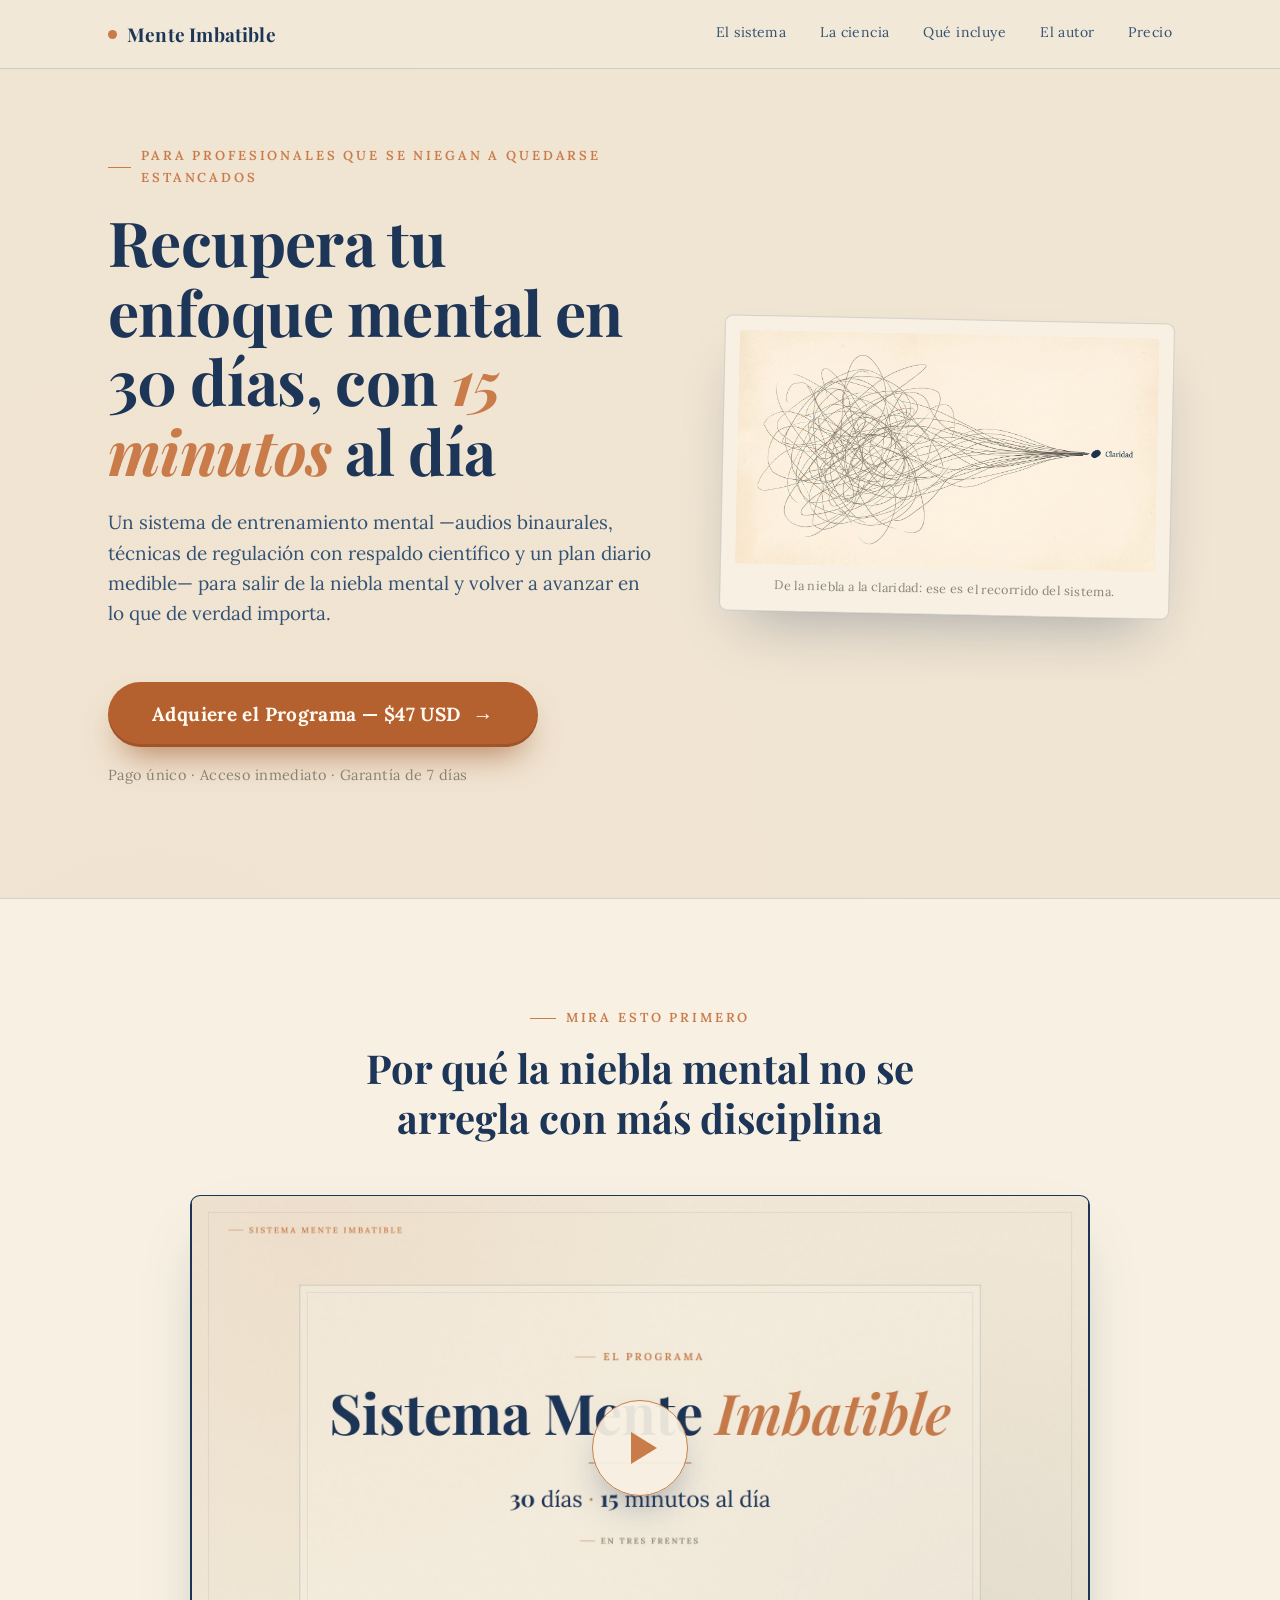
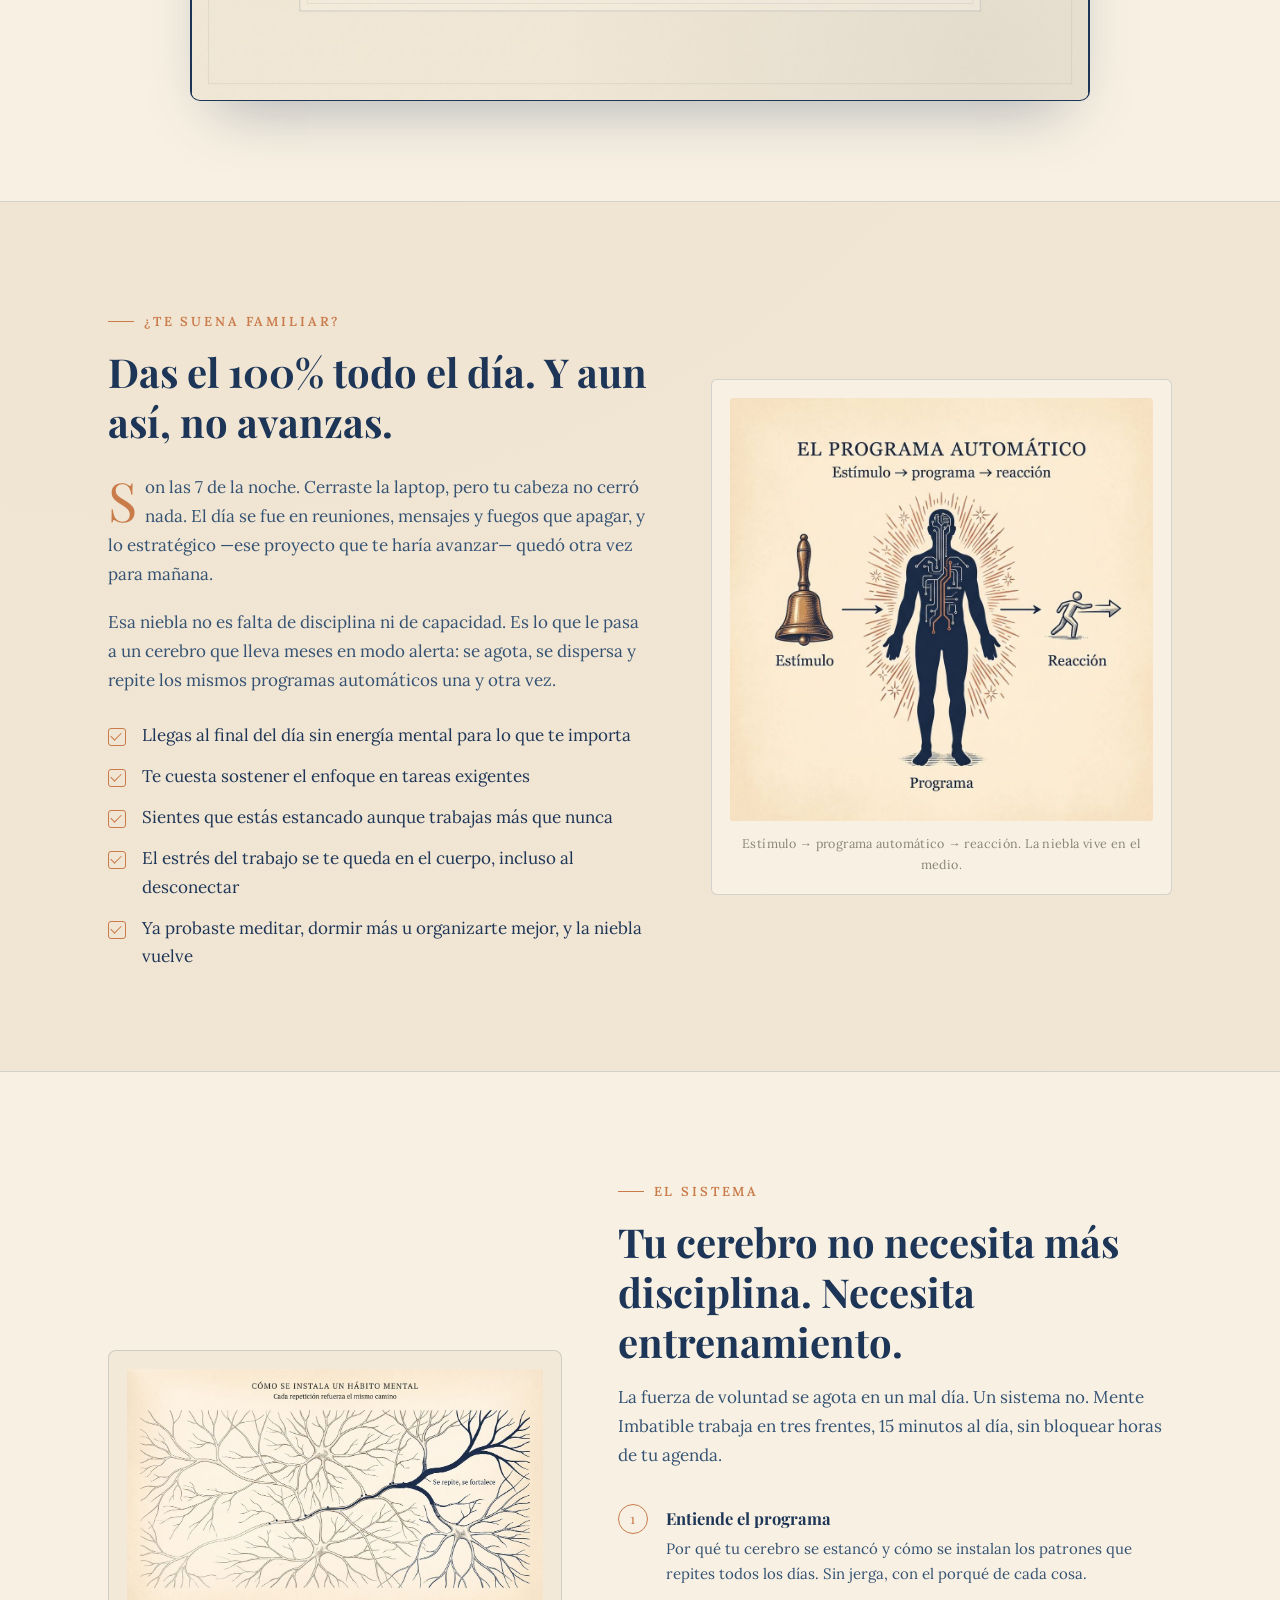
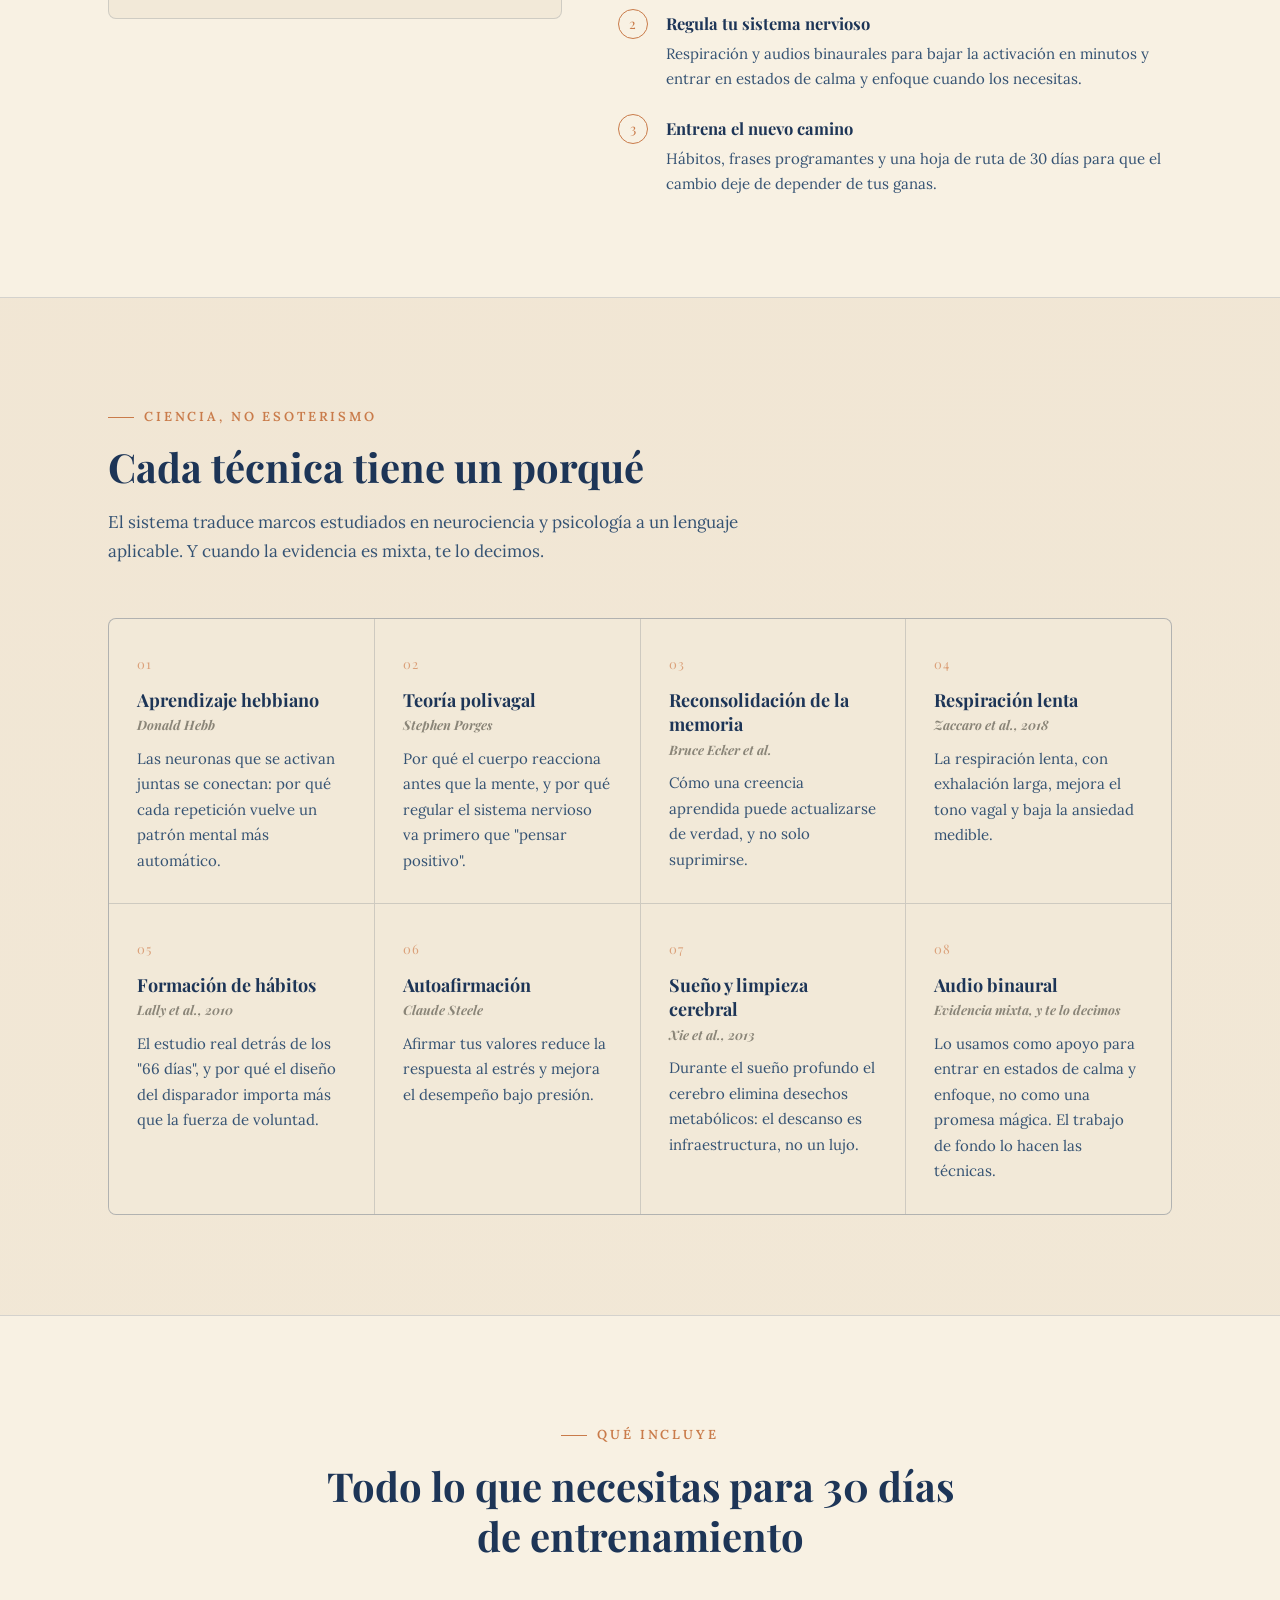
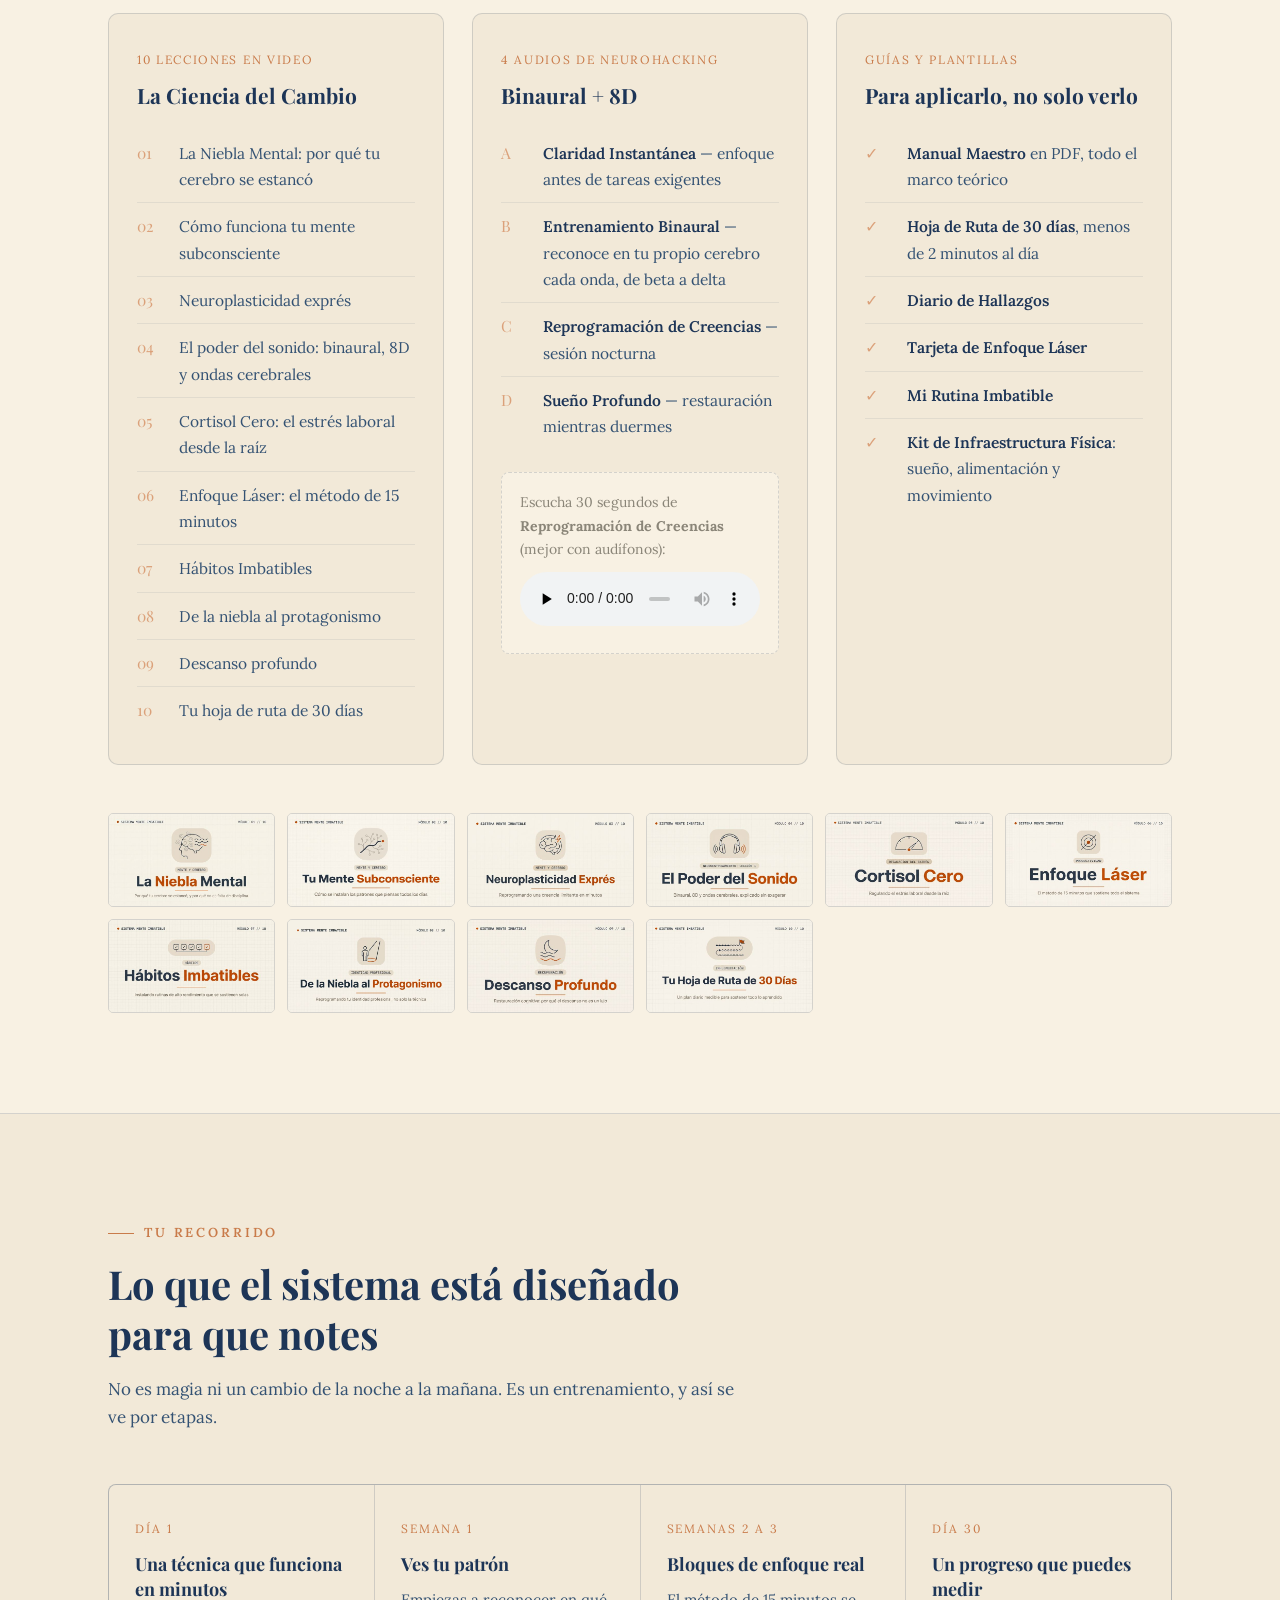
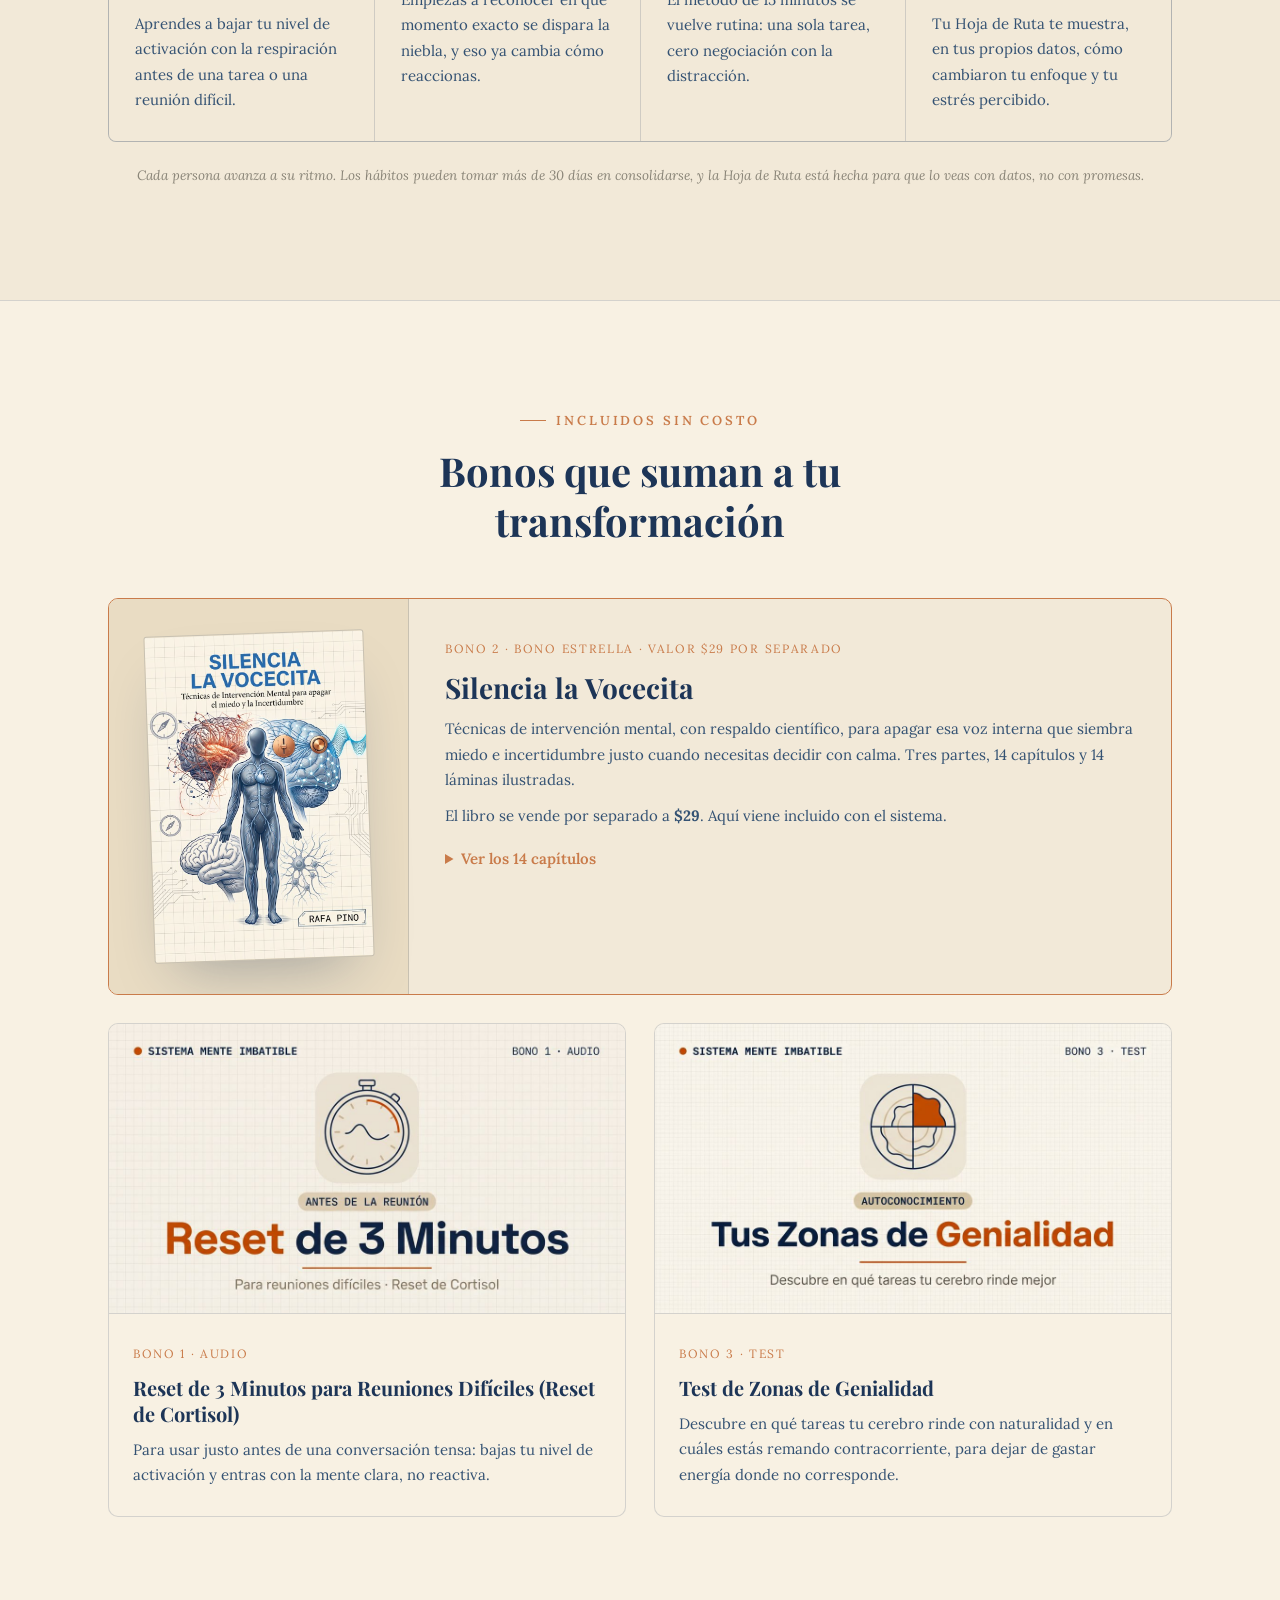
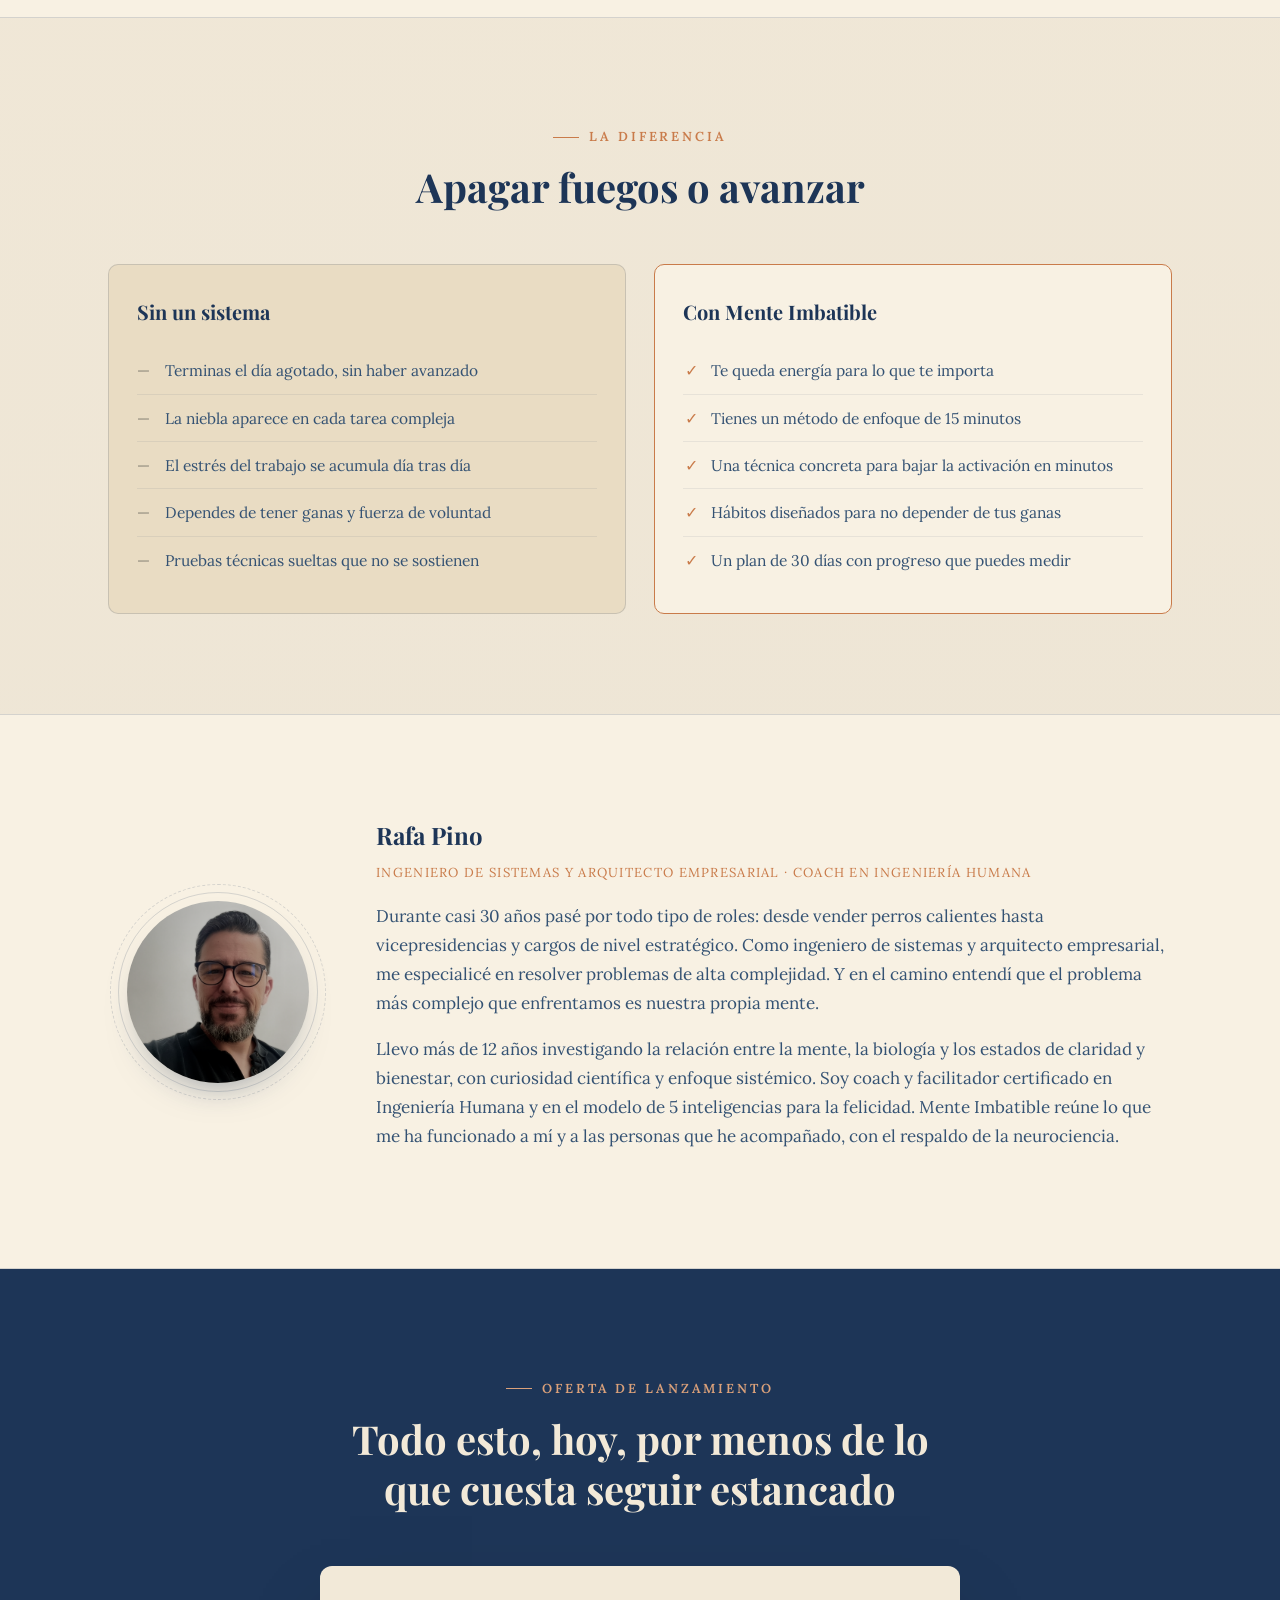
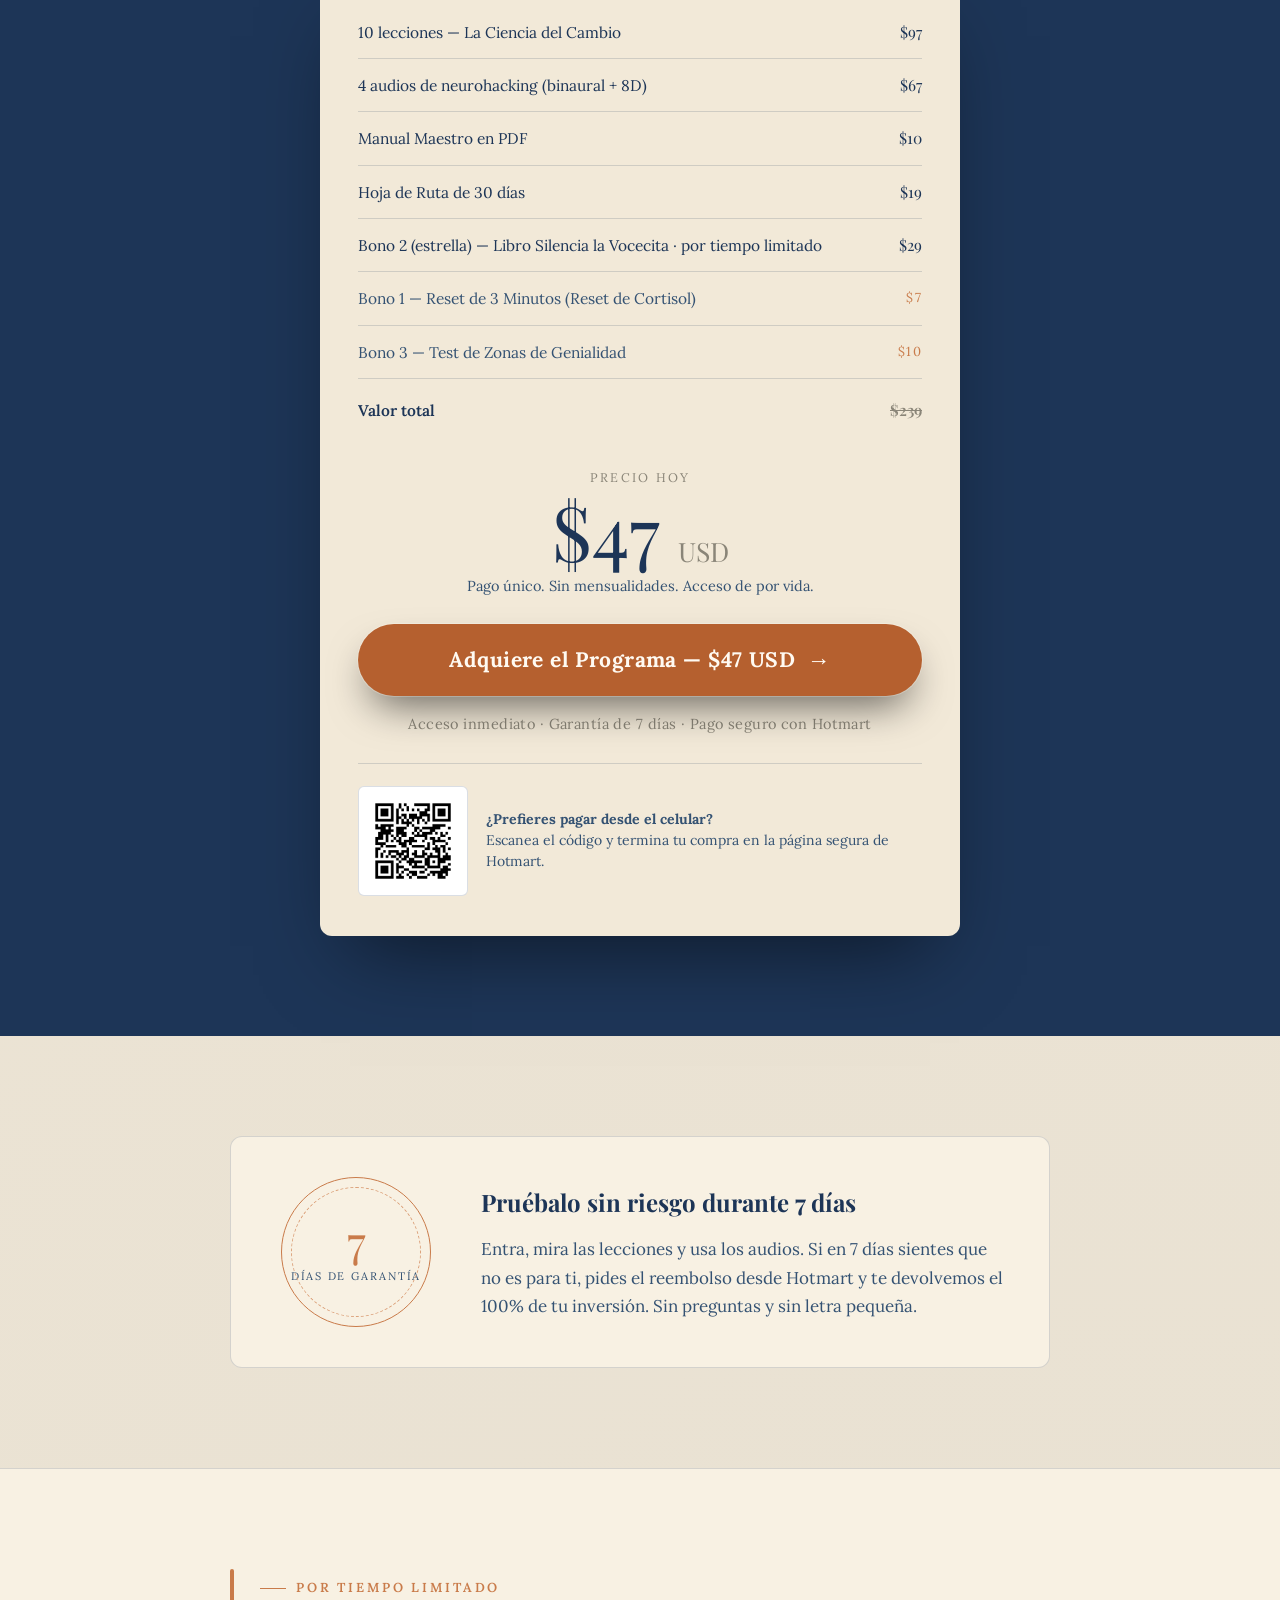
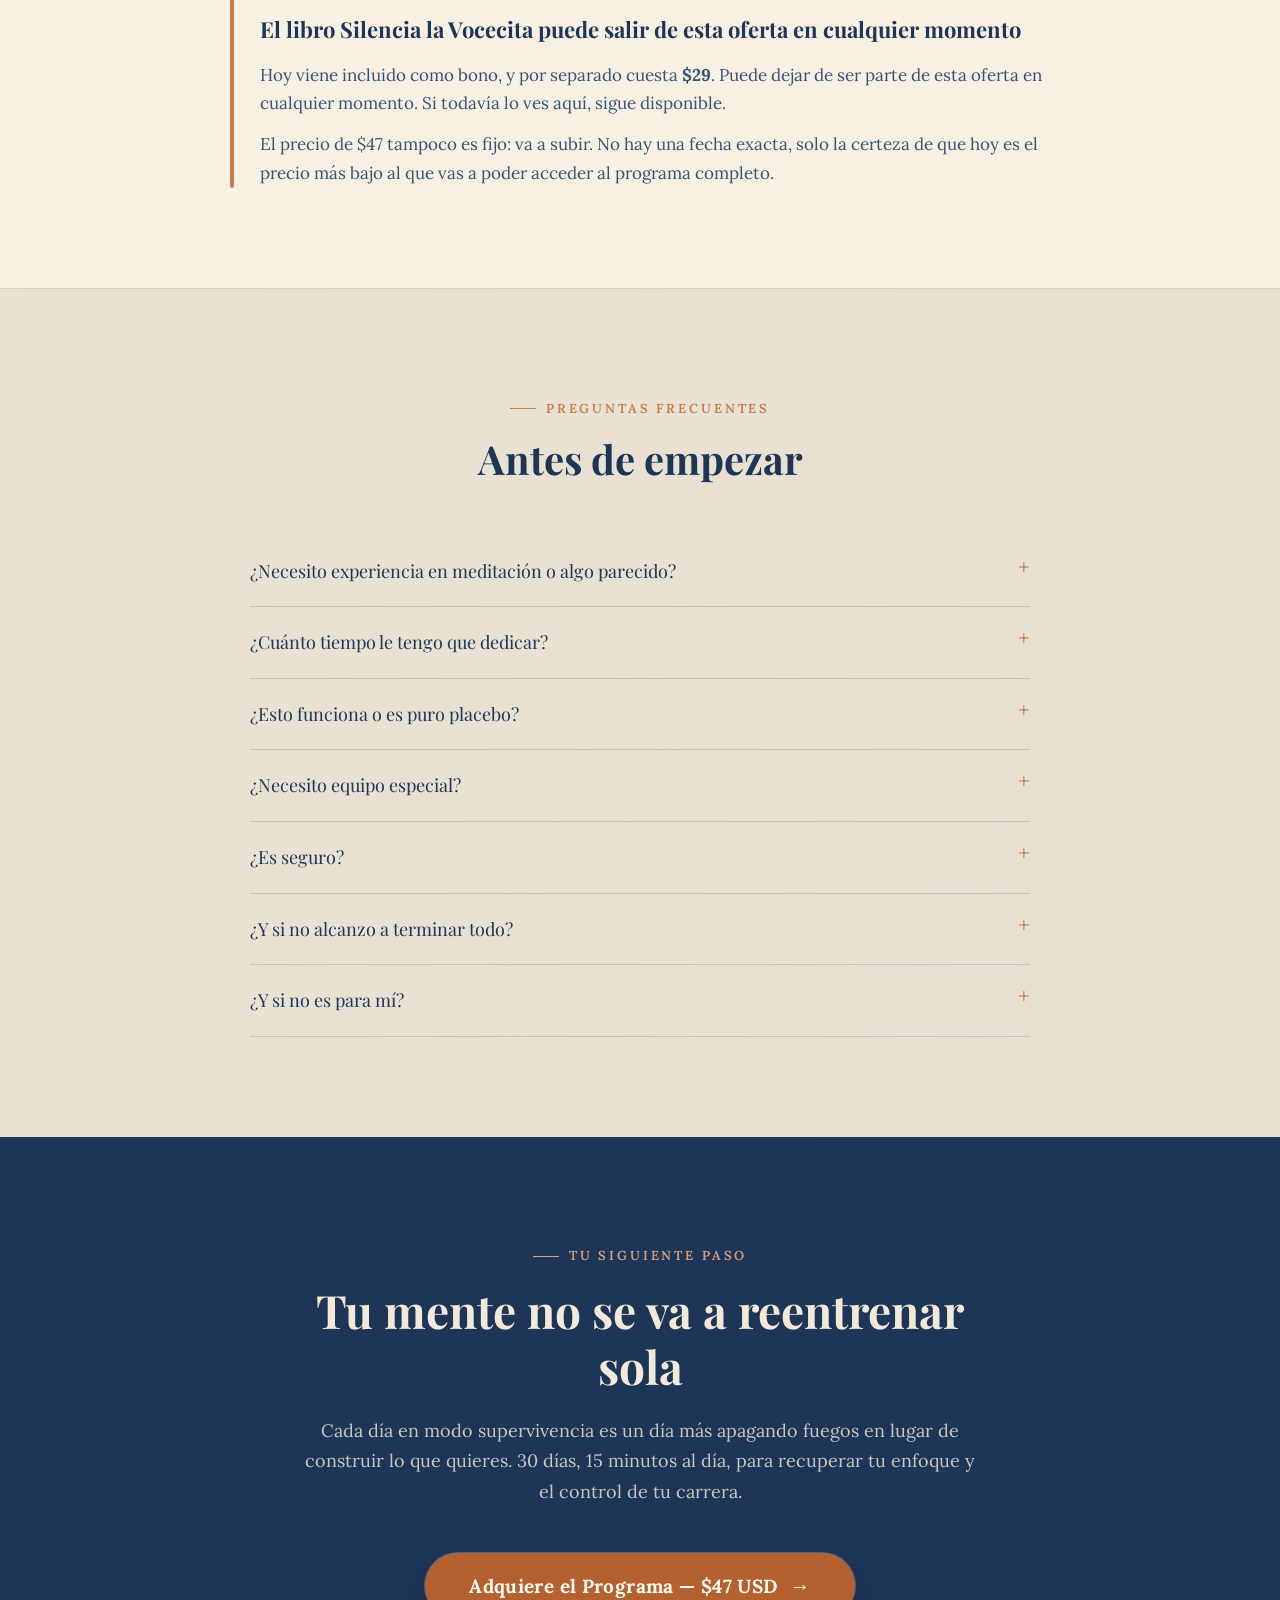
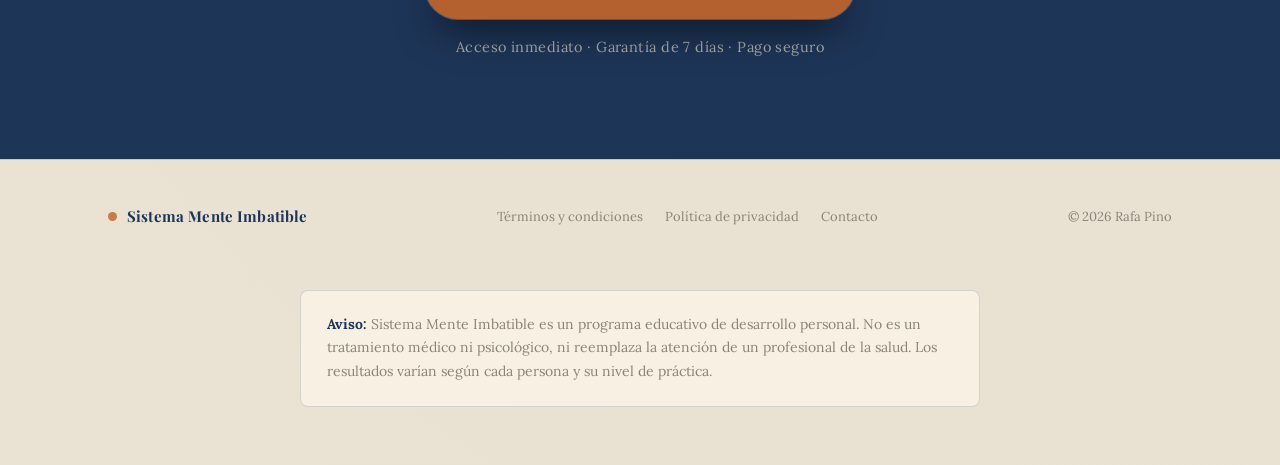
<file: index.html>
<!DOCTYPE html>
<html lang="es">
<head>
<meta charset="UTF-8">
<meta name="viewport" content="width=device-width, initial-scale=1.0">
<title>Sistema Mente Imbatible — Rafa Pino</title>
<meta name="description" content="Recupera tu enfoque mental en 30 días, con 15 minutos al día. Un sistema de entrenamiento mental con respaldo en neurociencia para profesionales que terminan el día con el cerebro frito.">

<link rel="preconnect" href="https://fonts.googleapis.com">
<link rel="preconnect" href="https://fonts.gstatic.com" crossorigin>
<link href="https://fonts.googleapis.com/css2?family=Playfair+Display:ital,wght@0,600;0,700;1,600&family=Lora:ital,wght@0,400;0,500;0,600;1,400&display=swap" rel="stylesheet">

<link rel="stylesheet" href="css/styles.css?v=3">
</head>
<body>

<header class="site-header">
  <div class="nav-inner">
    <a class="brand" href="#top"><span class="mark"></span>Mente Imbatible</a>
    <button class="nav-toggle" id="navToggle" aria-label="Abrir menú" aria-expanded="false">
      <span></span>
    </button>
    <nav class="site-nav" id="siteNav">
      <a href="#sistema">El sistema</a>
      <a href="#ciencia">La ciencia</a>
      <a href="#incluye">Qué incluye</a>
      <a href="#autor">El autor</a>
      <a href="#oferta">Precio</a>
    </nav>
  </div>
</header>

<main>

  <!-- 1. HERO -->
  <section class="hero" id="top">
    <div class="wrap hero-inner">
      <div class="hero-copy reveal">
        <span class="eyebrow">Para profesionales que se niegan a quedarse estancados</span>
        <h1>Recupera tu enfoque mental en 30 días, con <em>15 minutos</em> al día</h1>
        <p class="subtitle">Un sistema de entrenamiento mental —audios binaurales, técnicas de regulación con respaldo científico y un plan diario medible— para salir de la niebla mental y volver a avanzar en lo que de verdad importa.</p>
        <a class="btn" data-checkout href="https://pay.hotmart.com/F107381026O">Adquiere el Programa — $47 USD</a>
        <span class="btn-note">Pago único · Acceso inmediato · Garantía de 7 días</span>
      </div>
      <div class="hero-figure reveal">
        <figure class="hero-image-frame">
          <img src="images/claridad.jpg" alt="Líneas enredadas que se ordenan hasta un solo punto de claridad">
          <figcaption>De la niebla a la claridad: ese es el recorrido del sistema.</figcaption>
        </figure>
      </div>
    </div>
  </section>

  <!-- 2. VIDEO -->
  <section class="alt" id="video">
    <div class="wrap">
      <div class="section-head center reveal">
        <span class="eyebrow">Mira esto primero</span>
        <h2>Por qué la niebla mental no se arregla con más disciplina</h2>
      </div>
      <div class="video-frame reveal">
        <video controls playsinline preload="none" poster="video/vsl-poster.jpg">
          <source src="video/vsl-mente-imbatible.mp4" type="video/mp4">
          <track kind="subtitles" src="video/vsl-mente-imbatible.vtt" srclang="es" label="Español">
        </video>
        <button type="button" class="video-play" aria-label="Reproducir el video"><span></span></button>
        <script>
          (function () {
            var f = document.currentScript.parentNode, v = f.querySelector("video"), b = f.querySelector(".video-play");
            if (!v || !b) return;
            v.controls = false; f.classList.add("has-play");
            function start() { f.classList.add("playing"); v.controls = true; }
            b.addEventListener("click", function () { start(); var p = v.play(); if (p && p.catch) p.catch(function () {}); });
            v.addEventListener("play", start);
          })();
        </script>
      </div>
    </div>
  </section>

  <!-- 3. PROBLEMA -->
  <section id="problema">
    <div class="wrap synopsis">
      <div class="copy reveal">
        <span class="eyebrow">¿Te suena familiar?</span>
        <h2 style="font-size: clamp(28px, 3.6vw, 40px); margin: 14px 0 26px; line-height: 1.25;">Das el 100% todo el día. Y aun así, no avanzas.</h2>
        <p>Son las 7 de la noche. Cerraste la laptop, pero tu cabeza no cerró nada. El día se fue en reuniones, mensajes y fuegos que apagar, y lo estratégico —ese proyecto que te haría avanzar— quedó otra vez para mañana.</p>
        <p>Esa niebla no es falta de disciplina ni de capacidad. Es lo que le pasa a un cerebro que lleva meses en modo alerta: se agota, se dispersa y repite los mismos programas automáticos una y otra vez.</p>
        <ul class="checklist">
          <li>Llegas al final del día sin energía mental para lo que te importa</li>
          <li>Te cuesta sostener el enfoque en tareas exigentes</li>
          <li>Sientes que estás estancado aunque trabajas más que nunca</li>
          <li>El estrés del trabajo se te queda en el cuerpo, incluso al desconectar</li>
          <li>Ya probaste meditar, dormir más u organizarte mejor, y la niebla vuelve</li>
        </ul>
      </div>
      <figure class="reveal">
        <img src="images/diagrama-programa.jpg" alt="Estímulo, programa automático y reacción">
        <figcaption>Estímulo → programa automático → reacción. La niebla vive en el medio.</figcaption>
      </figure>
    </div>
  </section>

  <!-- 4. SOLUCIÓN -->
  <section class="alt" id="sistema">
    <div class="wrap protocol-block">
      <figure class="reveal">
        <img src="images/habito-mental.jpg" alt="Cómo se instala un hábito mental: cada repetición refuerza el mismo camino">
      </figure>
      <div class="reveal">
        <div class="section-head" style="margin-bottom: 34px;">
          <span class="eyebrow">El sistema</span>
          <h2>Tu cerebro no necesita más disciplina. Necesita entrenamiento.</h2>
          <p>La fuerza de voluntad se agota en un mal día. Un sistema no. Mente Imbatible trabaja en tres frentes, 15 minutos al día, sin bloquear horas de tu agenda.</p>
        </div>
        <div class="protocol-steps">
          <div class="protocol-step">
            <span class="dot">1</span>
            <div>
              <h4>Entiende el programa</h4>
              <p>Por qué tu cerebro se estancó y cómo se instalan los patrones que repites todos los días. Sin jerga, con el porqué de cada cosa.</p>
            </div>
          </div>
          <div class="protocol-step">
            <span class="dot">2</span>
            <div>
              <h4>Regula tu sistema nervioso</h4>
              <p>Respiración y audios binaurales para bajar la activación en minutos y entrar en estados de calma y enfoque cuando los necesitas.</p>
            </div>
          </div>
          <div class="protocol-step">
            <span class="dot">3</span>
            <div>
              <h4>Entrena el nuevo camino</h4>
              <p>Hábitos, frases programantes y una hoja de ruta de 30 días para que el cambio deje de depender de tus ganas.</p>
            </div>
          </div>
        </div>
      </div>
    </div>
  </section>

  <!-- 5. CIENCIA -->
  <section id="ciencia">
    <div class="wrap">
      <div class="section-head reveal">
        <span class="eyebrow">Ciencia, no esoterismo</span>
        <h2>Cada técnica tiene un porqué</h2>
        <p>El sistema traduce marcos estudiados en neurociencia y psicología a un lenguaje aplicable. Y cuando la evidencia es mixta, te lo decimos.</p>
      </div>
      <div class="science-grid reveal">
        <div class="science-card">
          <span class="num">01</span>
          <h3>Aprendizaje hebbiano<span class="who">Donald Hebb</span></h3>
          <p>Las neuronas que se activan juntas se conectan: por qué cada repetición vuelve un patrón mental más automático.</p>
        </div>
        <div class="science-card">
          <span class="num">02</span>
          <h3>Teoría polivagal<span class="who">Stephen Porges</span></h3>
          <p>Por qué el cuerpo reacciona antes que la mente, y por qué regular el sistema nervioso va primero que "pensar positivo".</p>
        </div>
        <div class="science-card">
          <span class="num">03</span>
          <h3>Reconsolidación de la memoria<span class="who">Bruce Ecker et al.</span></h3>
          <p>Cómo una creencia aprendida puede actualizarse de verdad, y no solo suprimirse.</p>
        </div>
        <div class="science-card">
          <span class="num">04</span>
          <h3>Respiración lenta<span class="who">Zaccaro et al., 2018</span></h3>
          <p>La respiración lenta, con exhalación larga, mejora el tono vagal y baja la ansiedad medible.</p>
        </div>
        <div class="science-card">
          <span class="num">05</span>
          <h3>Formación de hábitos<span class="who">Lally et al., 2010</span></h3>
          <p>El estudio real detrás de los "66 días", y por qué el diseño del disparador importa más que la fuerza de voluntad.</p>
        </div>
        <div class="science-card">
          <span class="num">06</span>
          <h3>Autoafirmación<span class="who">Claude Steele</span></h3>
          <p>Afirmar tus valores reduce la respuesta al estrés y mejora el desempeño bajo presión.</p>
        </div>
        <div class="science-card">
          <span class="num">07</span>
          <h3>Sueño y limpieza cerebral<span class="who">Xie et al., 2013</span></h3>
          <p>Durante el sueño profundo el cerebro elimina desechos metabólicos: el descanso es infraestructura, no un lujo.</p>
        </div>
        <div class="science-card">
          <span class="num">08</span>
          <h3>Audio binaural<span class="who">Evidencia mixta, y te lo decimos</span></h3>
          <p>Lo usamos como apoyo para entrar en estados de calma y enfoque, no como una promesa mágica. El trabajo de fondo lo hacen las técnicas.</p>
        </div>
      </div>
    </div>
  </section>

  <!-- 6. QUÉ INCLUYE -->
  <section class="alt" id="incluye">
    <div class="wrap">
      <div class="section-head center reveal">
        <span class="eyebrow">Qué incluye</span>
        <h2>Todo lo que necesitas para 30 días de entrenamiento</h2>
      </div>
      <div class="include-grid reveal">
        <div class="include-card">
          <span class="tag">10 lecciones en video</span>
          <h3>La Ciencia del Cambio</h3>
          <ul class="include-list">
            <li><span class="n">01</span><span>La Niebla Mental: por qué tu cerebro se estancó</span></li>
            <li><span class="n">02</span><span>Cómo funciona tu mente subconsciente</span></li>
            <li><span class="n">03</span><span>Neuroplasticidad exprés</span></li>
            <li><span class="n">04</span><span>El poder del sonido: binaural, 8D y ondas cerebrales</span></li>
            <li><span class="n">05</span><span>Cortisol Cero: el estrés laboral desde la raíz</span></li>
            <li><span class="n">06</span><span>Enfoque Láser: el método de 15 minutos</span></li>
            <li><span class="n">07</span><span>Hábitos Imbatibles</span></li>
            <li><span class="n">08</span><span>De la niebla al protagonismo</span></li>
            <li><span class="n">09</span><span>Descanso profundo</span></li>
            <li><span class="n">10</span><span>Tu hoja de ruta de 30 días</span></li>
          </ul>
        </div>
        <div class="include-card">
          <span class="tag">4 audios de neurohacking</span>
          <h3>Binaural + 8D</h3>
          <ul class="include-list">
            <li><span class="n">A</span><span><strong>Claridad Instantánea</strong> — enfoque antes de tareas exigentes</span></li>
            <li><span class="n">B</span><span><strong>Entrenamiento Binaural</strong> — reconoce en tu propio cerebro cada onda, de beta a delta</span></li>
            <li><span class="n">C</span><span><strong>Reprogramación de Creencias</strong> — sesión nocturna</span></li>
            <li><span class="n">D</span><span><strong>Sueño Profundo</strong> — restauración mientras duermes</span></li>
          </ul>
          <div class="audio-sample">
            <p>Escucha 30 segundos de <strong>Reprogramación de Creencias</strong> (mejor con audífonos):</p>
            <audio controls preload="none" src="audio/muestra-reprogramacion-creencias.mp3"></audio>
          </div>
        </div>
        <div class="include-card">
          <span class="tag">Guías y plantillas</span>
          <h3>Para aplicarlo, no solo verlo</h3>
          <ul class="include-list">
            <li><span class="n">✓</span><span><strong>Manual Maestro</strong> en PDF, todo el marco teórico</span></li>
            <li><span class="n">✓</span><span><strong>Hoja de Ruta de 30 días</strong>, menos de 2 minutos al día</span></li>
            <li><span class="n">✓</span><span><strong>Diario de Hallazgos</strong></span></li>
            <li><span class="n">✓</span><span><strong>Tarjeta de Enfoque Láser</strong></span></li>
            <li><span class="n">✓</span><span><strong>Mi Rutina Imbatible</strong></span></li>
            <li><span class="n">✓</span><span><strong>Kit de Infraestructura Física</strong>: sueño, alimentación y movimiento</span></li>
          </ul>
        </div>
      </div>
      <div class="module-strip reveal" aria-label="Portadas de las lecciones">
        <img src="images/modulo1.jpg" alt="Lección 1 — La Niebla Mental" loading="lazy">
        <img src="images/modulo2.jpg" alt="Lección 2 — Mente subconsciente" loading="lazy">
        <img src="images/modulo3.jpg" alt="Lección 3 — Neuroplasticidad exprés" loading="lazy">
        <img src="images/modulo4.jpg" alt="Lección 4 — El poder del sonido" loading="lazy">
        <img src="images/modulo5.jpg" alt="Lección 5 — Cortisol Cero" loading="lazy">
        <img src="images/modulo6.jpg" alt="Lección 6 — Enfoque Láser" loading="lazy">
        <img src="images/modulo7.jpg" alt="Lección 7 — Hábitos Imbatibles" loading="lazy">
        <img src="images/modulo8.jpg" alt="Lección 8 — De la niebla al protagonismo" loading="lazy">
        <img src="images/modulo9.jpg" alt="Lección 9 — Descanso profundo" loading="lazy">
        <img src="images/modulo10.jpg" alt="Lección 10 — Hoja de ruta de 30 días" loading="lazy">
      </div>
    </div>
  </section>

  <!-- 7. QUÉ VAS A NOTAR (reemplaza testimonios hasta tener reales) -->
  <section id="recorrido">
    <div class="wrap">
      <div class="section-head reveal">
        <span class="eyebrow">Tu recorrido</span>
        <h2>Lo que el sistema está diseñado para que notes</h2>
        <p>No es magia ni un cambio de la noche a la mañana. Es un entrenamiento, y así se ve por etapas.</p>
      </div>
      <div class="timeline reveal">
        <div class="step">
          <span class="when">Día 1</span>
          <h3>Una técnica que funciona en minutos</h3>
          <p>Aprendes a bajar tu nivel de activación con la respiración antes de una tarea o una reunión difícil.</p>
        </div>
        <div class="step">
          <span class="when">Semana 1</span>
          <h3>Ves tu patrón</h3>
          <p>Empiezas a reconocer en qué momento exacto se dispara la niebla, y eso ya cambia cómo reaccionas.</p>
        </div>
        <div class="step">
          <span class="when">Semanas 2 a 3</span>
          <h3>Bloques de enfoque real</h3>
          <p>El método de 15 minutos se vuelve rutina: una sola tarea, cero negociación con la distracción.</p>
        </div>
        <div class="step">
          <span class="when">Día 30</span>
          <h3>Un progreso que puedes medir</h3>
          <p>Tu Hoja de Ruta te muestra, en tus propios datos, cómo cambiaron tu enfoque y tu estrés percibido.</p>
        </div>
      </div>
      <p class="fine-print">Cada persona avanza a su ritmo. Los hábitos pueden tomar más de 30 días en consolidarse, y la Hoja de Ruta está hecha para que lo veas con datos, no con promesas.</p>
    </div>
  </section>

  <!-- 8. BONOS -->
  <section class="alt" id="bonos">
    <div class="wrap">
      <div class="section-head center reveal">
        <span class="eyebrow">Incluidos sin costo</span>
        <h2>Bonos que suman a tu transformación</h2>
      </div>
      <div class="bonus-grid reveal">
        <article class="bonus-card featured">
          <div class="cover"><img src="images/portada-libro.jpg" alt="Portada del libro Silencia la Vocecita" loading="lazy"></div>
          <div class="body">
            <span class="tag">Bono 2 · Bono estrella · Valor $29 por separado</span>
            <h3>Silencia la Vocecita</h3>
            <p>Técnicas de intervención mental, con respaldo científico, para apagar esa voz interna que siembra miedo e incertidumbre justo cuando necesitas decidir con calma. Tres partes, 14 capítulos y 14 láminas ilustradas.</p>
            <p>El libro se vende por separado a <strong>$29</strong>. Aquí viene incluido con el sistema.</p>
            <details class="chapters">
              <summary>Ver los 14 capítulos</summary>
              <ul class="include-list">
                <li><span class="n">01</span><span>Lo que realmente es la vocecita</span></li>
                <li><span class="n">02</span><span>Cómo se instalan los programas mentales</span></li>
                <li><span class="n">03</span><span>El cuerpo reacciona antes que la mente</span></li>
                <li><span class="n">04</span><span>El 85-95%: por qué piensas lo mismo todos los días</span></li>
                <li><span class="n">05</span><span>El primer paso: hacerte consciente del patrón</span></li>
                <li><span class="n">06</span><span>La pausa que cambia todo: mindfulness y respiración</span></li>
                <li><span class="n">07</span><span>Hacerte cargo: la lección detrás del Ho'oponopono</span></li>
                <li><span class="n">08</span><span>Afirmaciones que sí funcionan</span></li>
                <li><span class="n">09</span><span>Mantras y repetición: instalar el nuevo camino</span></li>
                <li><span class="n">10</span><span>Anclas de activación: música, símbolos e imágenes</span></li>
                <li><span class="n">11</span><span>El calendario real del cambio: 21, 40 o 66 días</span></li>
                <li><span class="n">12</span><span>Cuando la vocecita vuelve</span></li>
                <li><span class="n">13</span><span>Tu protocolo diario</span></li>
                <li><span class="n">14</span><span>Casos y ejemplos prácticos</span></li>
              </ul>
            </details>
          </div>
        </article>
        <article class="bonus-card">
          <img src="images/bono1.jpg" alt="Bono 1 — Reset de 3 Minutos" loading="lazy">
          <div class="body">
            <span class="tag">Bono 1 · Audio</span>
            <h3>Reset de 3 Minutos para Reuniones Difíciles (Reset de Cortisol)</h3>
            <p>Para usar justo antes de una conversación tensa: bajas tu nivel de activación y entras con la mente clara, no reactiva.</p>
          </div>
        </article>
        <article class="bonus-card">
          <img src="images/bono3.jpg" alt="Bono 3 — Test de Zonas de Genialidad" loading="lazy">
          <div class="body">
            <span class="tag">Bono 3 · Test</span>
            <h3>Test de Zonas de Genialidad</h3>
            <p>Descubre en qué tareas tu cerebro rinde con naturalidad y en cuáles estás remando contracorriente, para dejar de gastar energía donde no corresponde.</p>
          </div>
        </article>
      </div>
    </div>
  </section>

  <!-- 9. COMPARACIÓN -->
  <section id="comparacion">
    <div class="wrap">
      <div class="section-head center reveal">
        <span class="eyebrow">La diferencia</span>
        <h2>Apagar fuegos o avanzar</h2>
      </div>
      <div class="compare reveal">
        <div class="compare-col without">
          <h3>Sin un sistema</h3>
          <ul>
            <li>Terminas el día agotado, sin haber avanzado</li>
            <li>La niebla aparece en cada tarea compleja</li>
            <li>El estrés del trabajo se acumula día tras día</li>
            <li>Dependes de tener ganas y fuerza de voluntad</li>
            <li>Pruebas técnicas sueltas que no se sostienen</li>
          </ul>
        </div>
        <div class="compare-col with">
          <h3>Con Mente Imbatible</h3>
          <ul>
            <li>Te queda energía para lo que te importa</li>
            <li>Tienes un método de enfoque de 15 minutos</li>
            <li>Una técnica concreta para bajar la activación en minutos</li>
            <li>Hábitos diseñados para no depender de tus ganas</li>
            <li>Un plan de 30 días con progreso que puedes medir</li>
          </ul>
        </div>
      </div>
    </div>
  </section>

  <!-- 10. AUTOR -->
  <section class="alt" id="autor">
    <div class="wrap author-block">
      <div class="reveal">
        <div class="author-photo"><img src="images/rafa.png" alt="Rafa Pino, creador del Sistema Mente Imbatible" width="480" height="640" loading="lazy"></div>
      </div>
      <div class="reveal author-copy">
        <h3>Rafa Pino</h3>
        <span class="role">Ingeniero de sistemas y arquitecto empresarial · Coach en Ingeniería Humana</span>
        <p>Durante casi 30 años pasé por todo tipo de roles: desde vender perros calientes hasta vicepresidencias y cargos de nivel estratégico. Como ingeniero de sistemas y arquitecto empresarial, me especialicé en resolver problemas de alta complejidad. Y en el camino entendí que el problema más complejo que enfrentamos es nuestra propia mente.</p>
        <p>Llevo más de 12 años investigando la relación entre la mente, la biología y los estados de claridad y bienestar, con curiosidad científica y enfoque sistémico. Soy coach y facilitador certificado en Ingeniería Humana y en el modelo de 5 inteligencias para la felicidad. Mente Imbatible reúne lo que me ha funcionado a mí y a las personas que he acompañado, con el respaldo de la neurociencia.</p>
      </div>
    </div>
  </section>

  <!-- 11. OFERTA -->
  <section class="ink" id="oferta">
    <div class="wrap">
      <div class="section-head center reveal">
        <span class="eyebrow">Oferta de lanzamiento</span>
        <h2>Todo esto, hoy, por menos de lo que cuesta seguir estancado</h2>
      </div>
      <div class="value-card reveal">
        <table class="value-table">
          <tr><td>10 lecciones — La Ciencia del Cambio</td><td>$97</td></tr>
          <tr><td>4 audios de neurohacking (binaural + 8D)</td><td>$67</td></tr>
          <tr><td>Manual Maestro en PDF</td><td>$10</td></tr>
          <tr><td>Hoja de Ruta de 30 días</td><td>$19</td></tr>
          <tr><td>Bono 2 (estrella) — Libro Silencia la Vocecita · por tiempo limitado</td><td>$29</td></tr>
          <tr class="bonus"><td>Bono 1 — Reset de 3 Minutos (Reset de Cortisol)</td><td>$7</td></tr>
          <tr class="bonus"><td>Bono 3 — Test de Zonas de Genialidad</td><td>$10</td></tr>
          <tr class="total"><td>Valor total</td><td><s>$239</s></td></tr>
        </table>
        <div class="price-block">
          <span class="label">Precio hoy</span>
          <span class="price">$47 <small>USD</small></span>
          <span class="once">Pago único. Sin mensualidades. Acceso de por vida.</span>
        </div>
        <a class="btn block" data-checkout href="https://pay.hotmart.com/F107381026O">Adquiere el Programa — $47 USD</a>
        <span class="btn-note">Acceso inmediato · Garantía de 7 días · Pago seguro con Hotmart</span>
        <div class="qr-pay">
          <img src="images/qr-pago.png" alt="Código QR para pagar en Hotmart" width="120" height="120">
          <p><strong>¿Prefieres pagar desde el celular?</strong><br>Escanea el código y termina tu compra en la página segura de Hotmart.</p>
        </div>
      </div>
    </div>
  </section>

  <!-- 12. GARANTÍA -->
  <section id="garantia">
    <div class="wrap">
      <div class="guarantee reveal">
        <div class="seal"><span class="days">7</span><span class="lbl">días de garantía</span></div>
        <div>
          <h3>Pruébalo sin riesgo durante 7 días</h3>
          <p>Entra, mira las lecciones y usa los audios. Si en 7 días sientes que no es para ti, pides el reembolso desde Hotmart y te devolvemos el 100% de tu inversión. Sin preguntas y sin letra pequeña.</p>
        </div>
      </div>
    </div>
  </section>

  <!-- 13. URGENCIA -->
  <section class="alt" id="urgencia">
    <div class="wrap">
      <div class="urgency reveal">
        <span class="bar"></span>
        <div>
          <span class="eyebrow">Por tiempo limitado</span>
          <h3 style="margin-top: 12px;">El libro Silencia la Vocecita puede salir de esta oferta en cualquier momento</h3>
          <p>Hoy viene incluido como bono, y por separado cuesta <strong>$29</strong>. Puede dejar de ser parte de esta oferta en cualquier momento. Si todavía lo ves aquí, sigue disponible.</p>
          <p>El precio de $47 tampoco es fijo: va a subir. No hay una fecha exacta, solo la certeza de que hoy es el precio más bajo al que vas a poder acceder al programa completo.</p>
        </div>
      </div>
    </div>
  </section>

  <!-- 14. FAQ -->
  <section id="faq">
    <div class="wrap">
      <div class="section-head center reveal">
        <span class="eyebrow">Preguntas frecuentes</span>
        <h2>Antes de empezar</h2>
      </div>
      <div class="faq reveal">
        <details>
          <summary>¿Necesito experiencia en meditación o algo parecido?</summary>
          <p>No. Todo está explicado paso a paso. Solo necesitas 15 minutos al día y unos audífonos.</p>
        </details>
        <details>
          <summary>¿Cuánto tiempo le tengo que dedicar?</summary>
          <p>15 minutos al día, integrados a tu rutina: antes de trabajar, entre reuniones o antes de dormir.</p>
        </details>
        <details>
          <summary>¿Esto funciona o es puro placebo?</summary>
          <p>Las técnicas centrales (respiración lenta, formación de hábitos, reconsolidación de creencias) tienen respaldo en investigación, y cada lección explica el porqué. Donde la evidencia es mixta, como en el audio binaural, te lo decimos claramente y lo usamos como apoyo, no como promesa.</p>
        </details>
        <details>
          <summary>¿Necesito equipo especial?</summary>
          <p>Solo audífonos (no parlantes) para percibir el efecto binaural y 8D. Cualquier audífono sirve; los de diadema dan más inmersión.</p>
        </details>
        <details>
          <summary>¿Es seguro?</summary>
          <p>Sí. Son técnicas de respiración, atención y audio. Si tienes epilepsia, alguna condición neurológica o estás en tratamiento médico o psicológico, consulta con tu profesional antes de usar audios binaurales. Este programa no reemplaza una atención médica o psicológica.</p>
        </details>
        <details>
          <summary>¿Y si no alcanzo a terminar todo?</summary>
          <p>El acceso es de por vida. Puedes usar los audios desde el primer día y avanzar en las lecciones a tu ritmo.</p>
        </details>
        <details>
          <summary>¿Y si no es para mí?</summary>
          <p>Tienes 7 días de garantía. Si no es lo que esperabas, pides el reembolso desde Hotmart y te devolvemos el 100%.</p>
        </details>
      </div>
    </div>
  </section>

  <!-- 15. CIERRE -->
  <section class="ink" id="cierre">
    <div class="wrap">
      <div class="closing-copy reveal">
        <span class="eyebrow">Tu siguiente paso</span>
        <h2 style="font-size: clamp(30px, 4vw, 46px); margin: 16px 0 22px; line-height: 1.2;">Tu mente no se va a reentrenar sola</h2>
        <p>Cada día en modo supervivencia es un día más apagando fuegos en lugar de construir lo que quieres. 30 días, 15 minutos al día, para recuperar tu enfoque y el control de tu carrera.</p>
        <a class="btn" data-checkout href="https://pay.hotmart.com/F107381026O">Adquiere el Programa — $47 USD</a>
        <span class="btn-note">Acceso inmediato · Garantía de 7 días · Pago seguro</span>
      </div>
    </div>
  </section>

</main>

<footer class="site-footer">
  <div class="wrap footer-inner">
    <span class="brand"><span class="mark"></span>Sistema Mente Imbatible</span>
    <nav class="footer-links">
      <a href="#">Términos y condiciones</a>
      <a href="#">Política de privacidad</a>
      <a href="mailto:contacto@menteimbatible.com">Contacto</a>
    </nav>
    <span>© 2026 Rafa Pino</span>
  </div>
  <div class="wrap">
    <p class="disclaimer"><strong>Aviso:</strong> Sistema Mente Imbatible es un programa educativo de desarrollo personal. No es un tratamiento médico ni psicológico, ni reemplaza la atención de un profesional de la salud. Los resultados varían según cada persona y su nivel de práctica.</p>
  </div>
</footer>

<div class="sticky-cta" id="stickyCta">
  <span class="p">$47 USD <small>Pago único · Garantía 7 días</small></span>
  <a class="btn" data-checkout href="https://pay.hotmart.com/F107381026O">Adquirir</a>
</div>

<script src="js/main.js?v=2"></script>
</body>
</html>
</file>
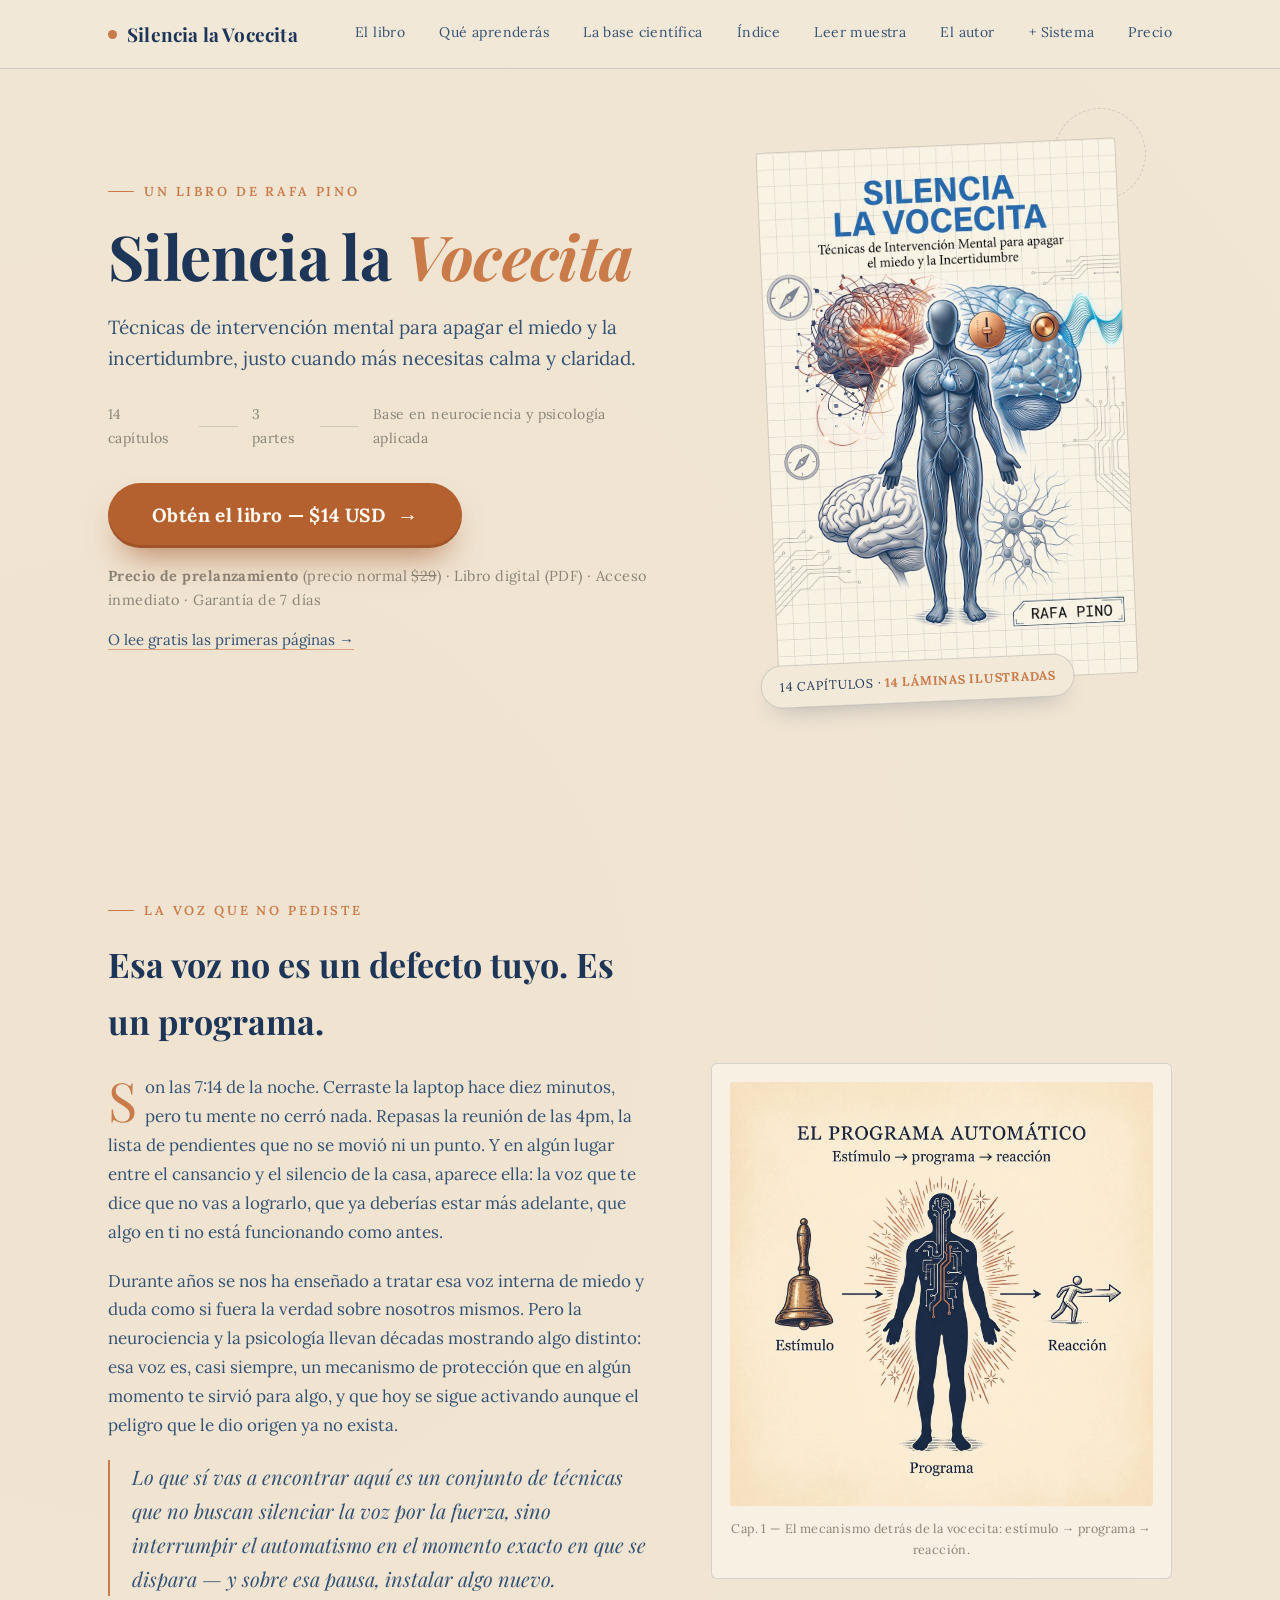
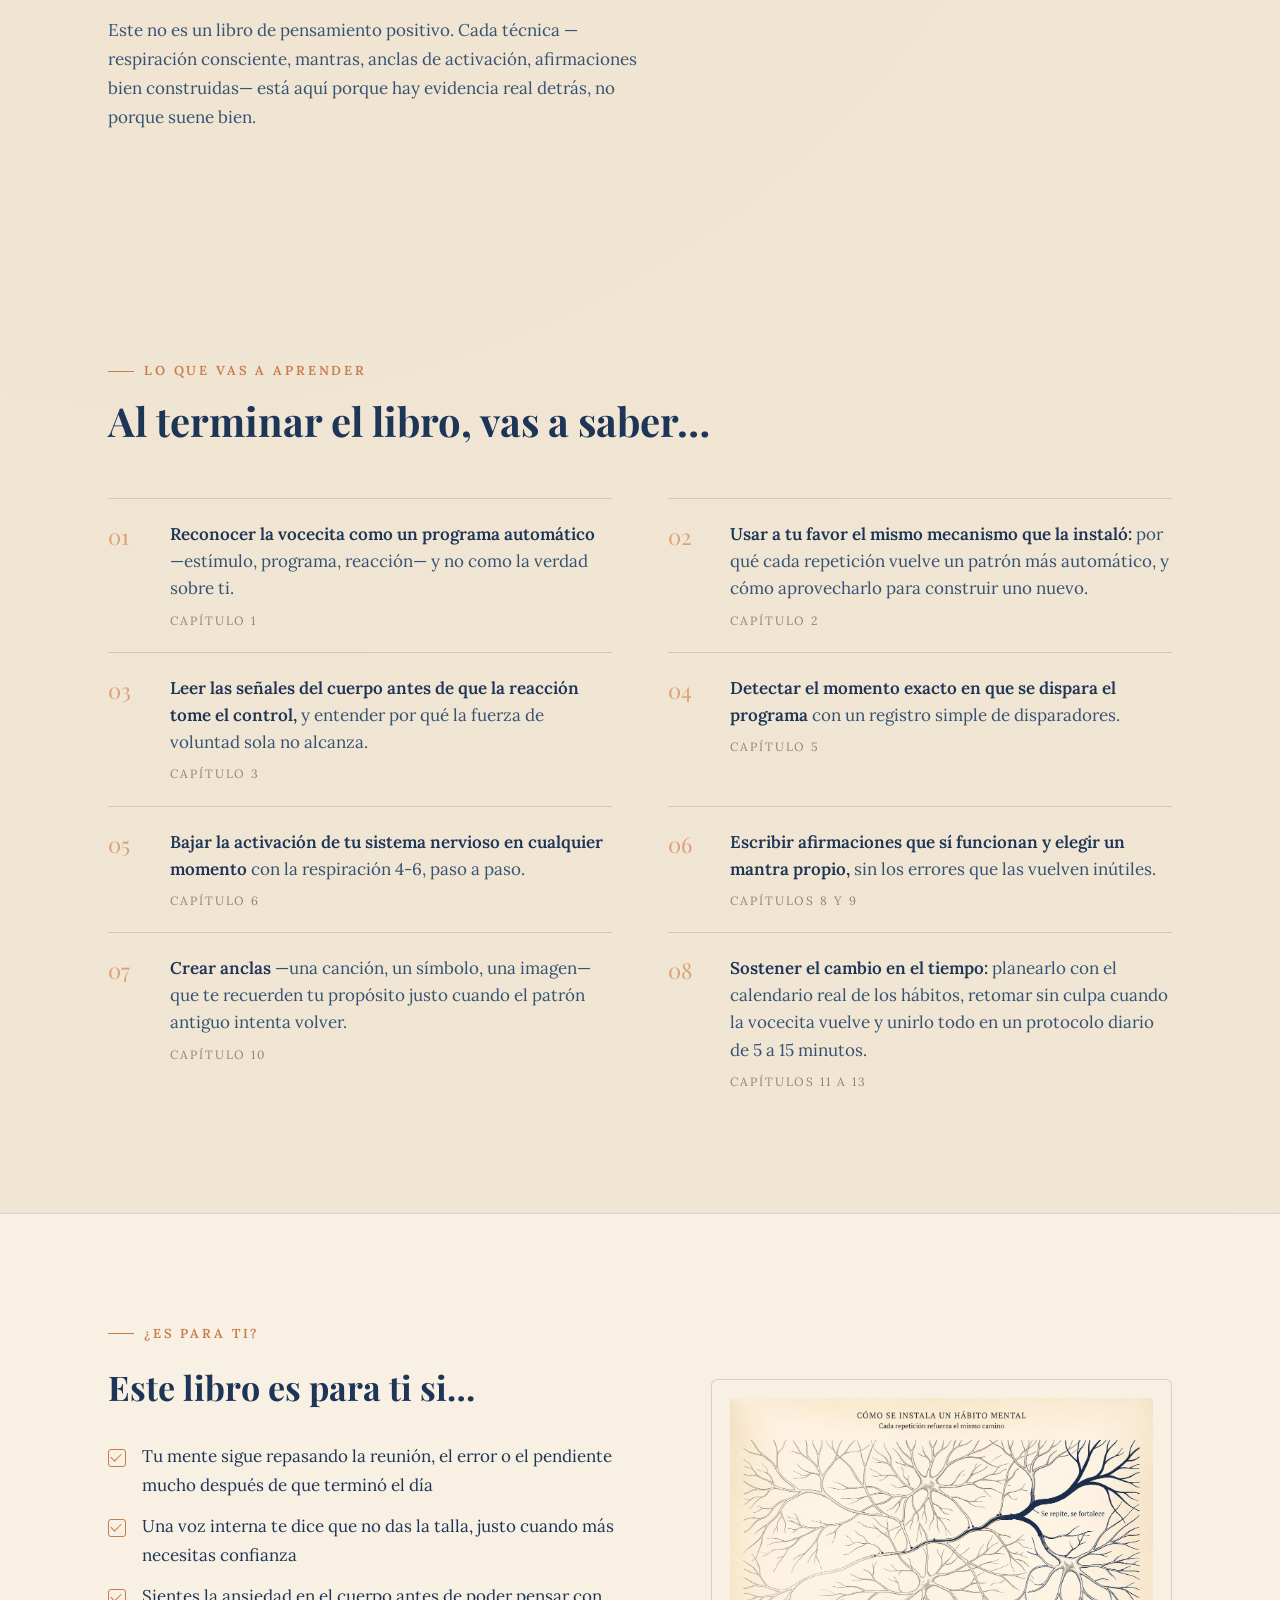
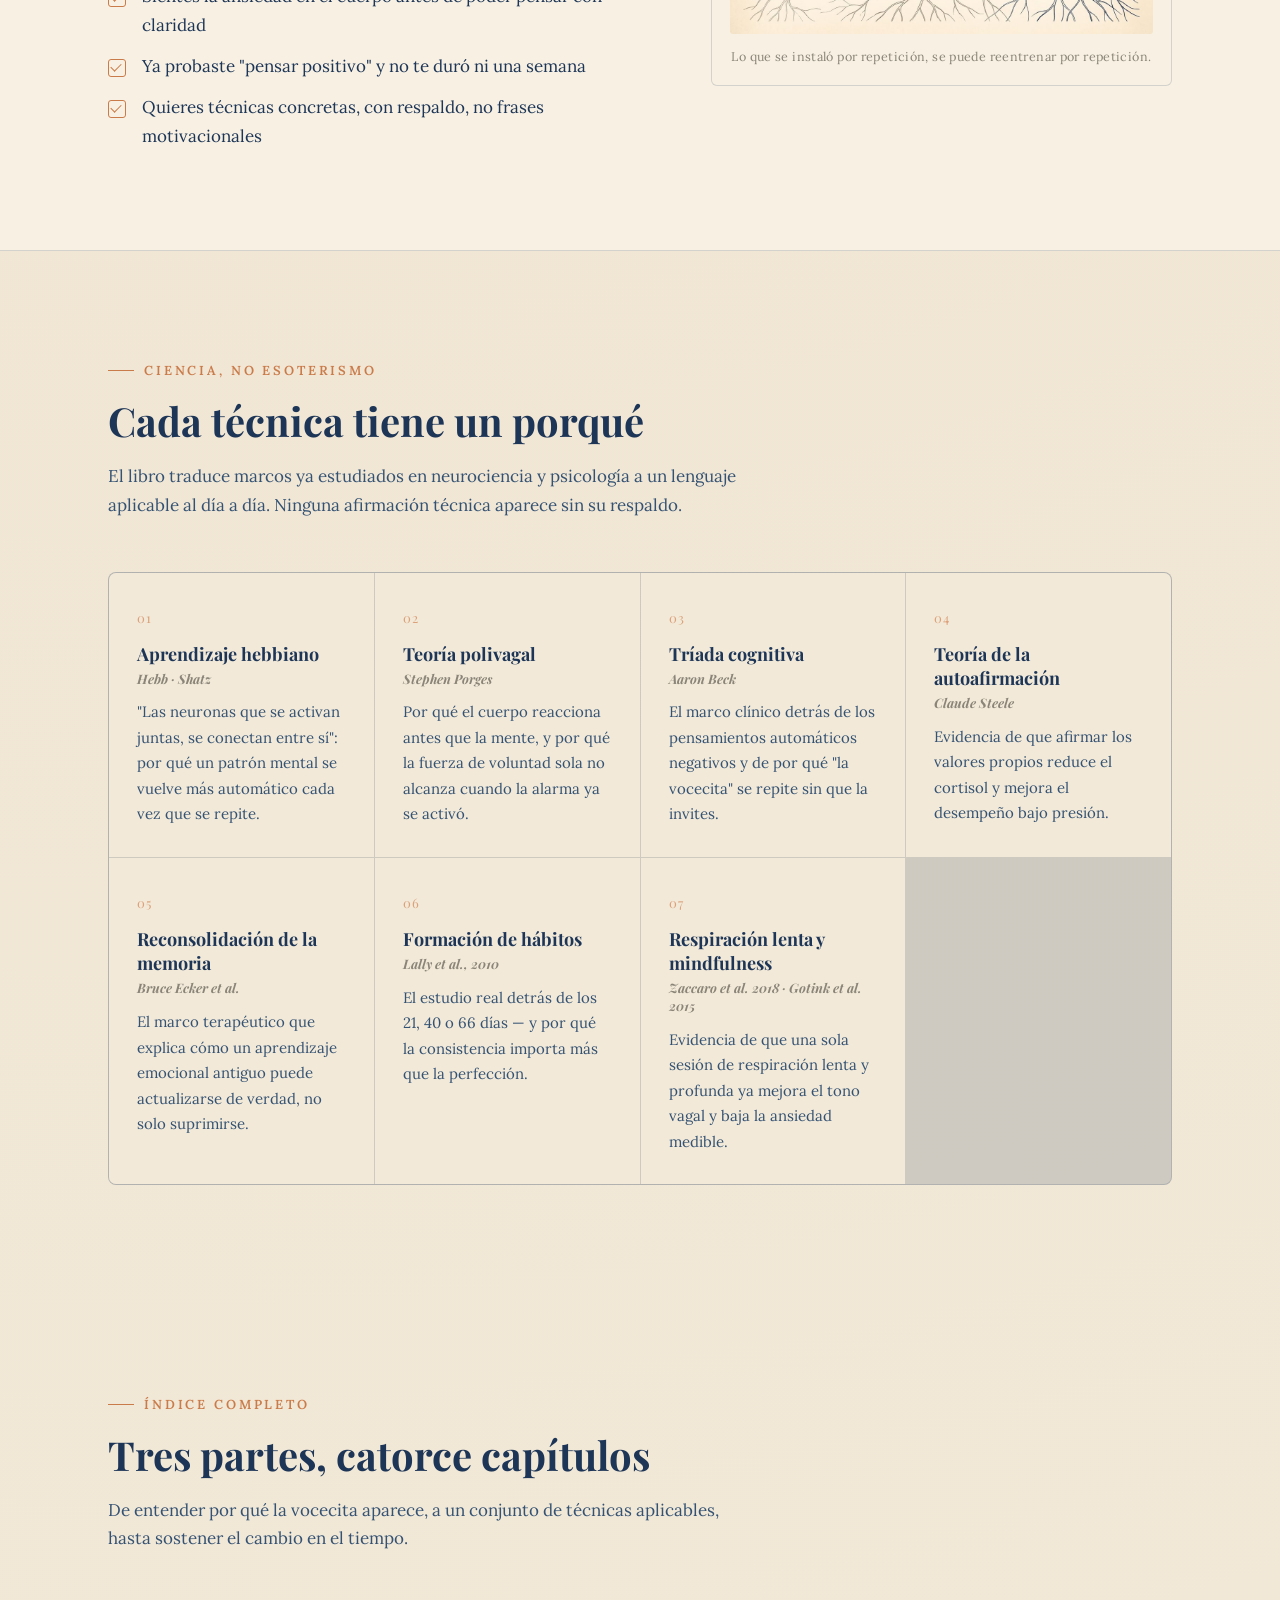
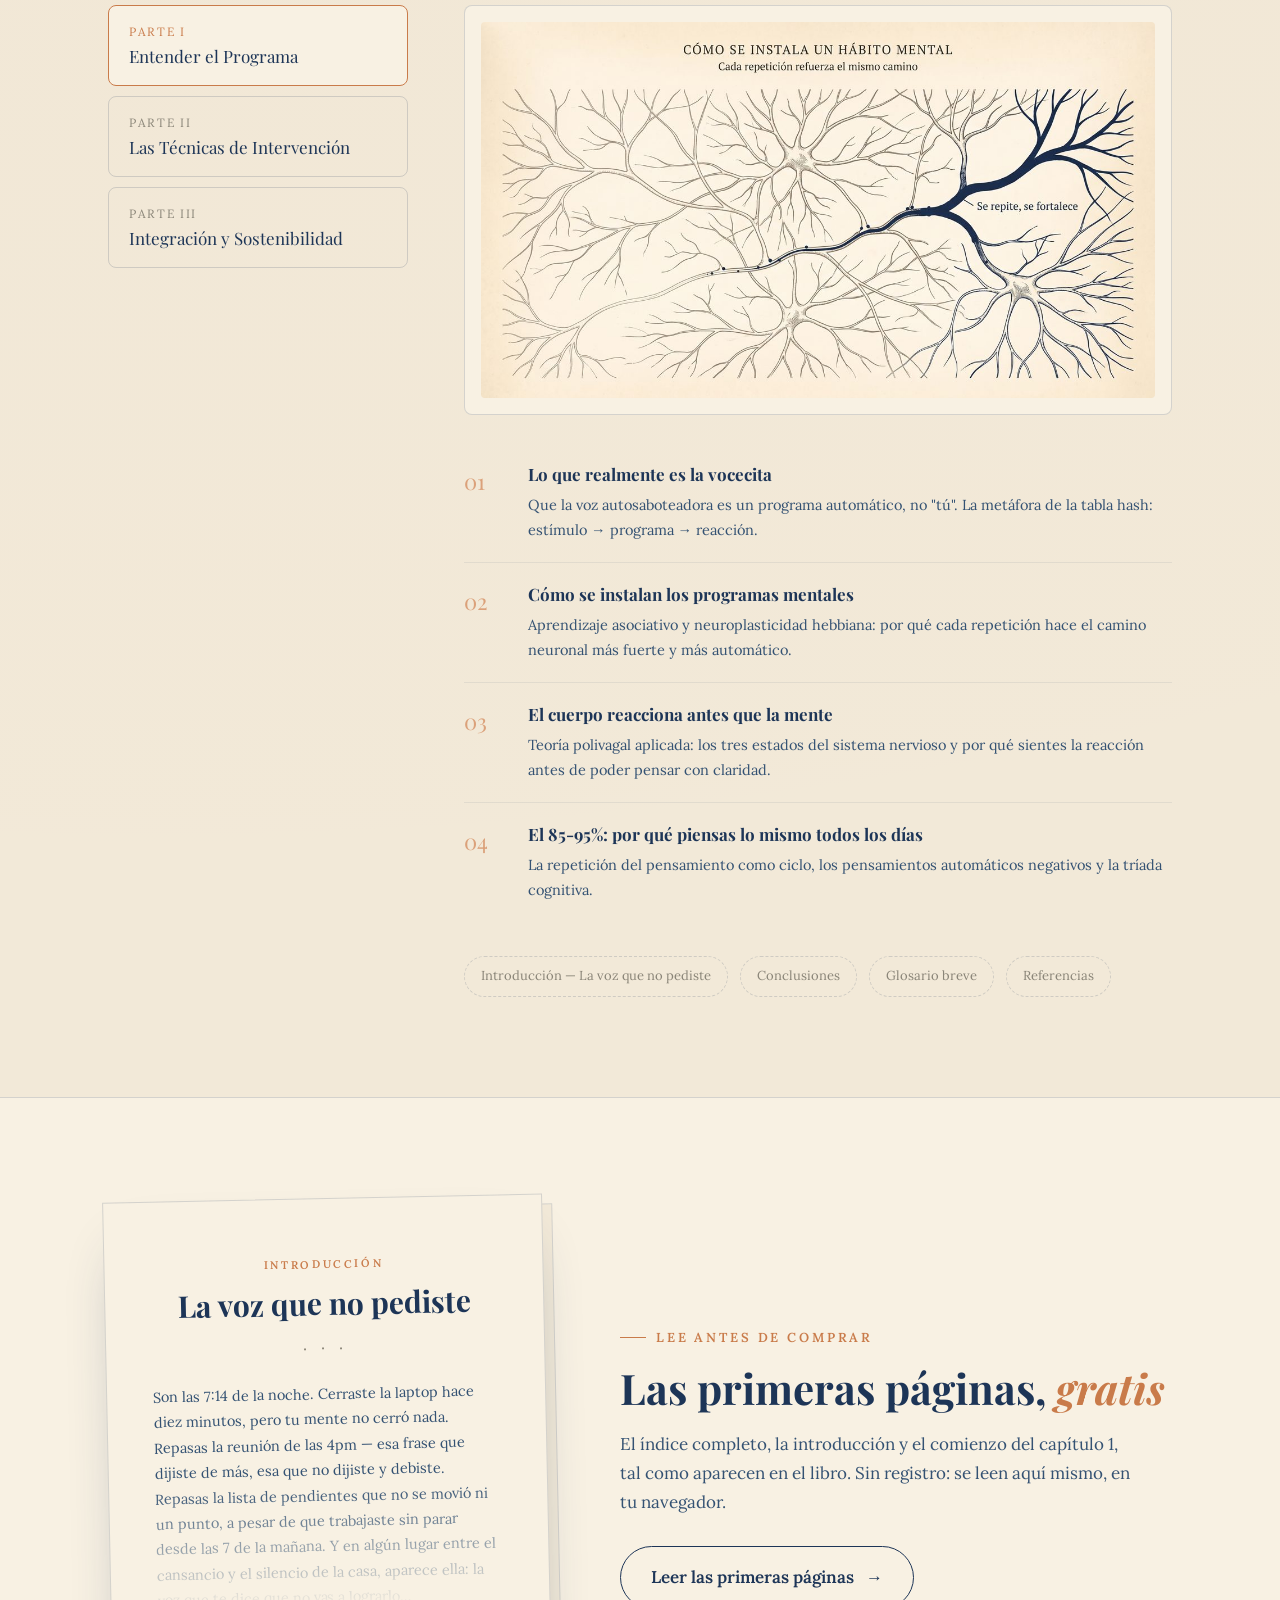
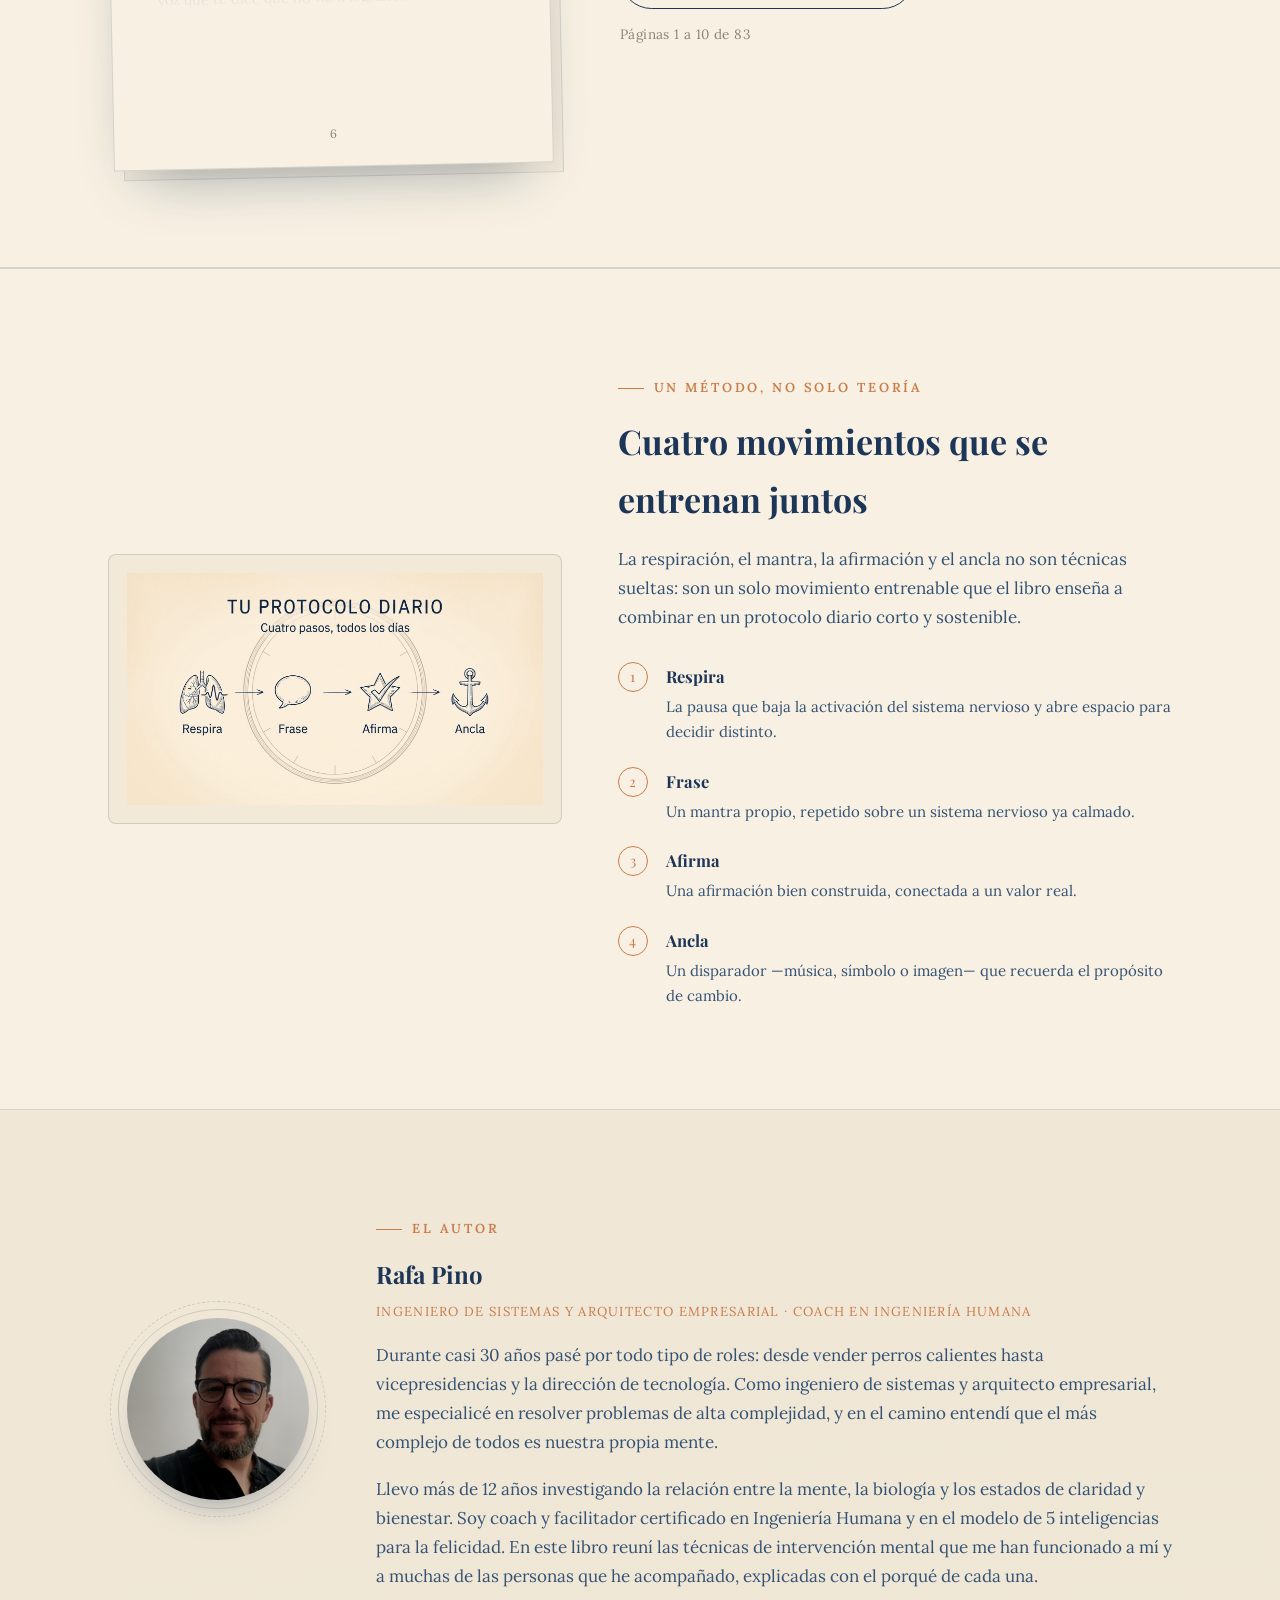
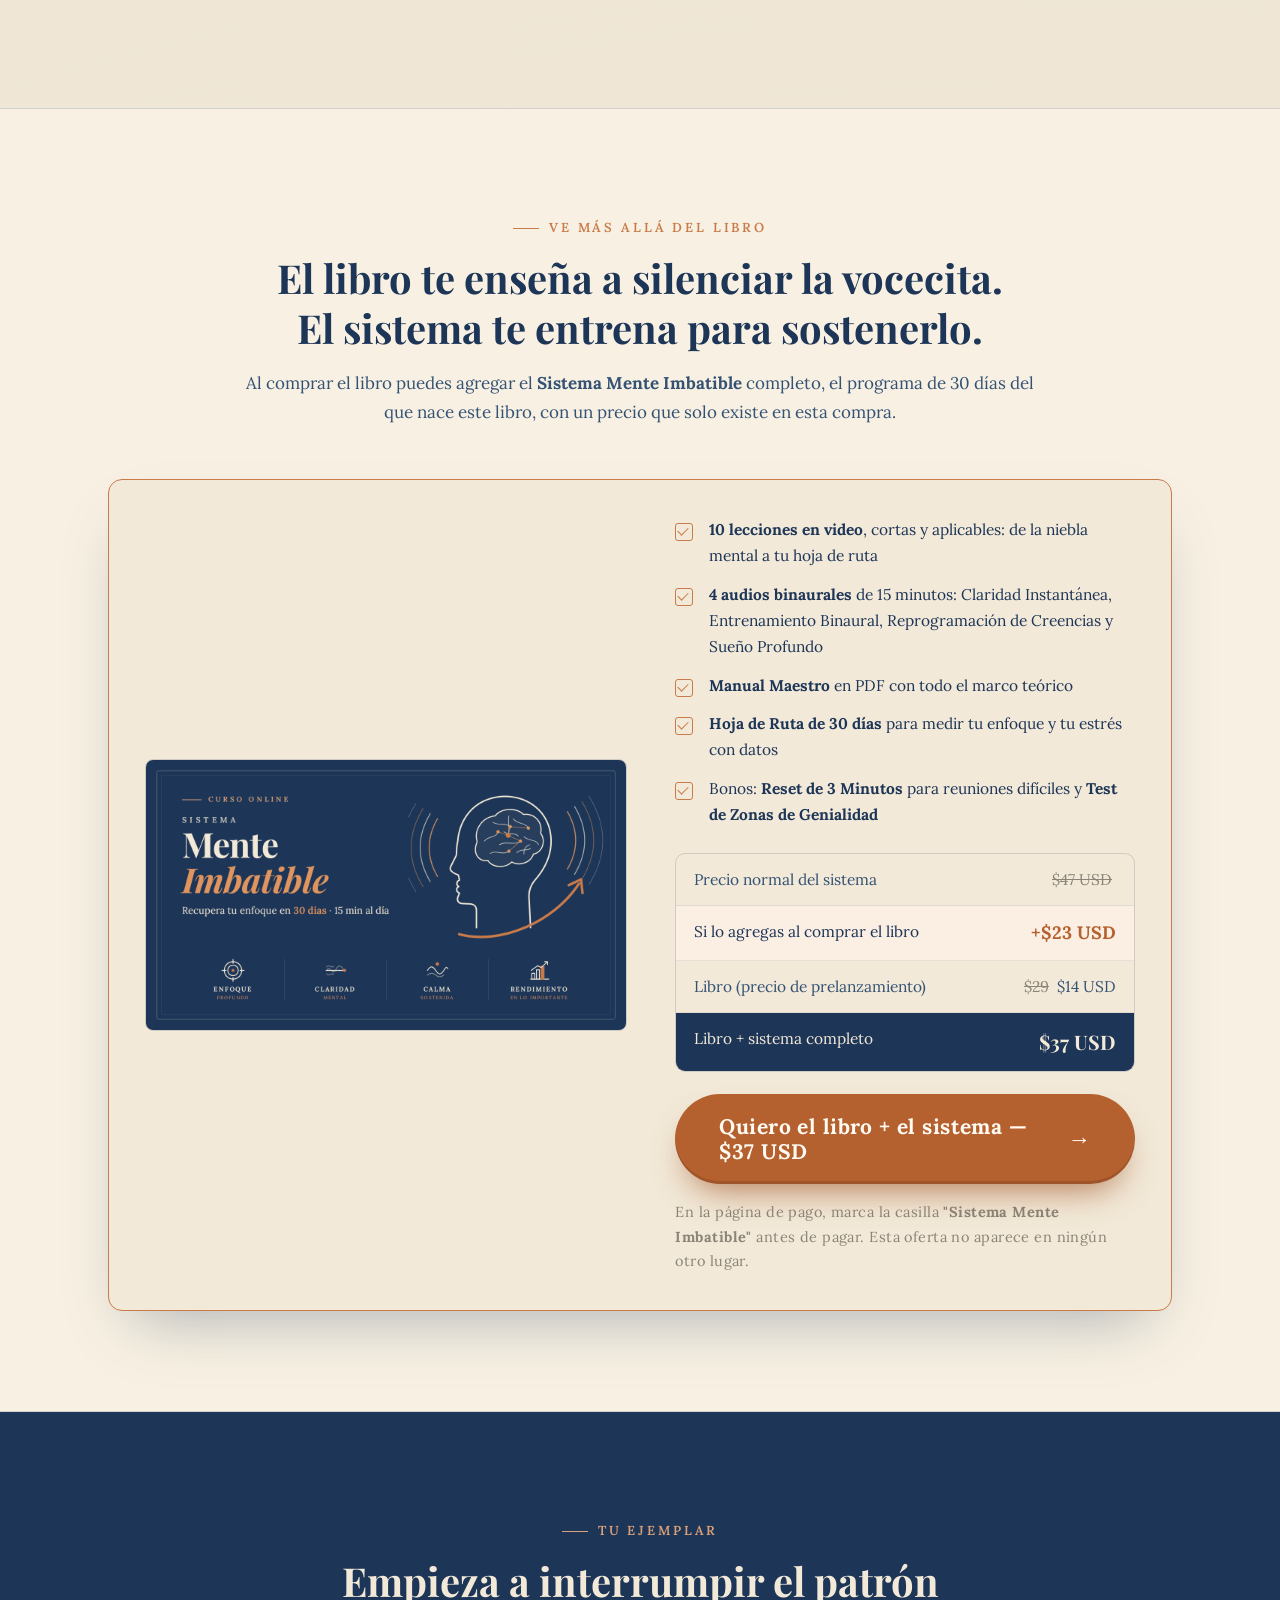
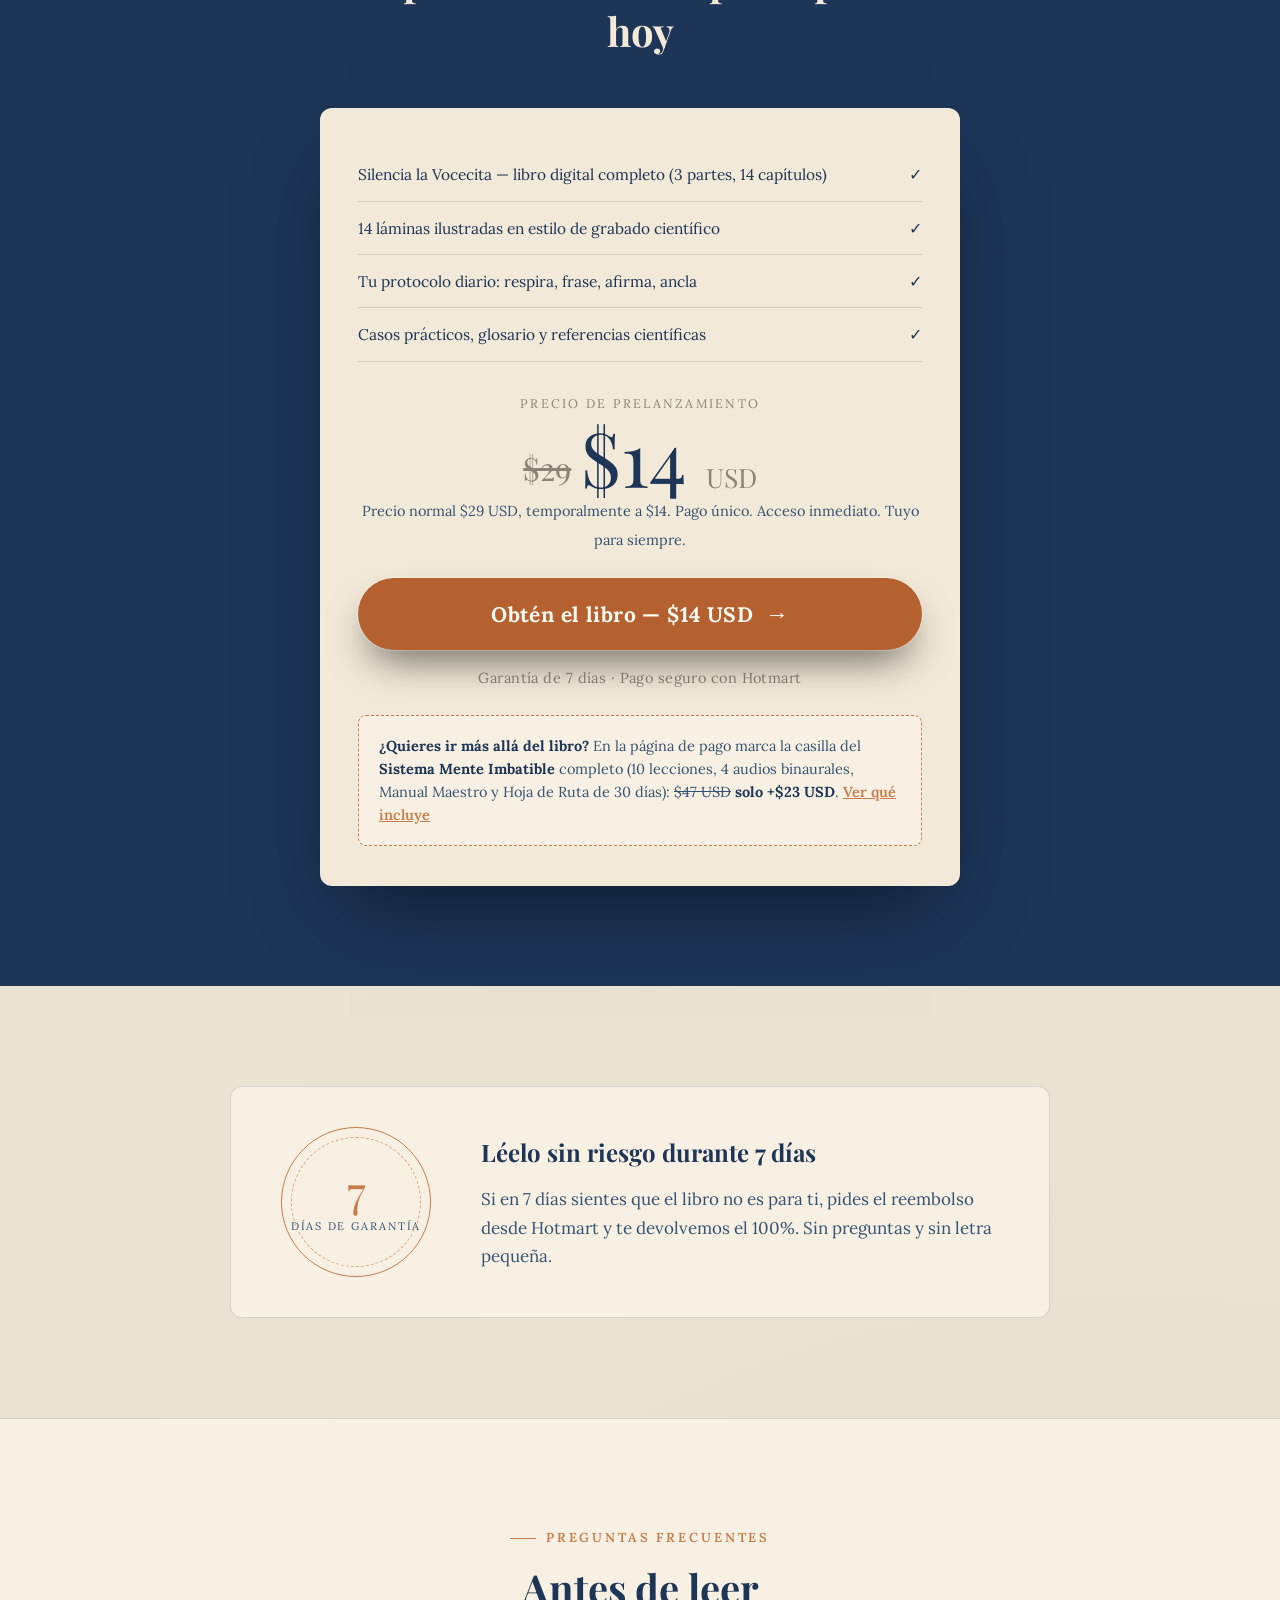
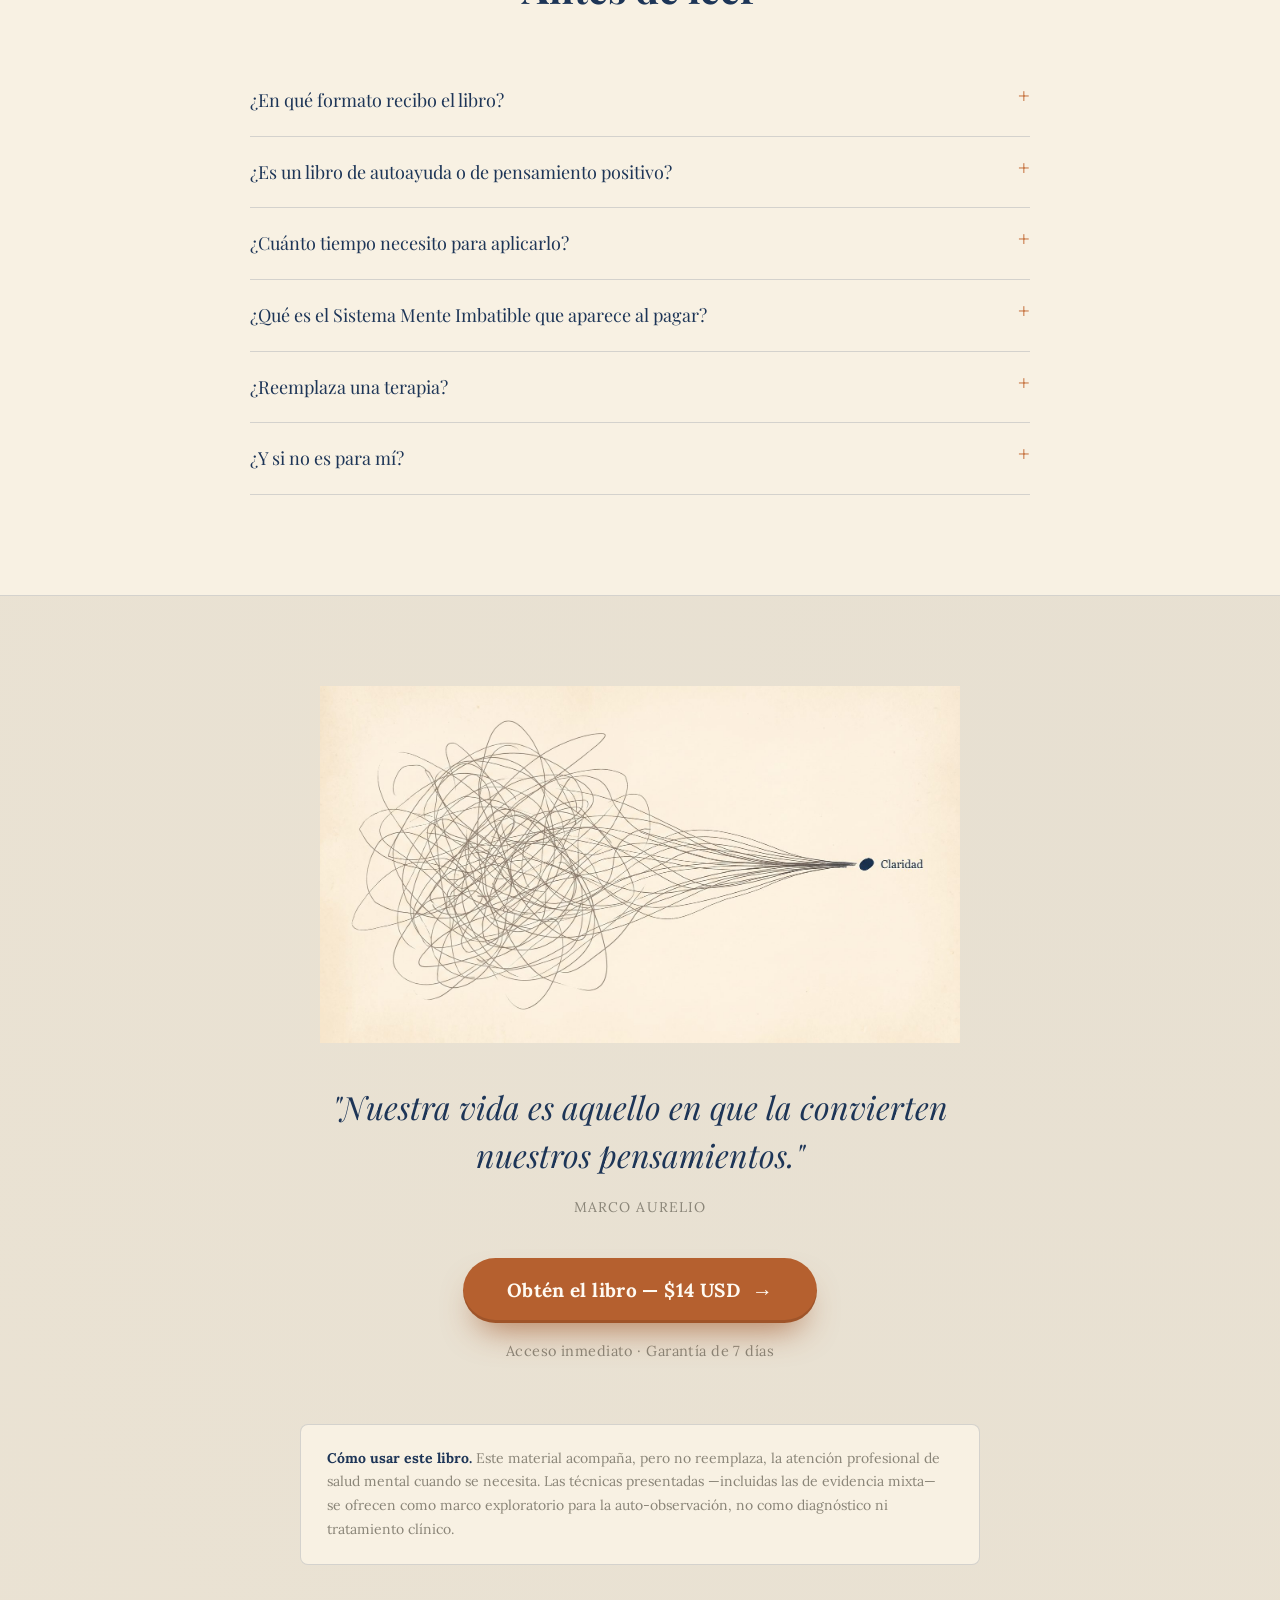
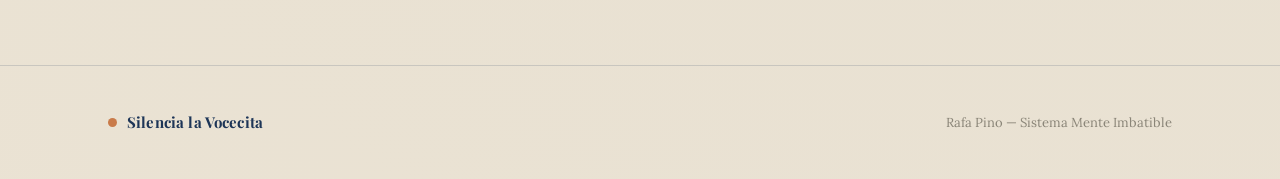
<file: la-vocecita/index.html>
<!DOCTYPE html>
<html lang="es">
<head>
<meta charset="UTF-8">
<meta name="viewport" content="width=device-width, initial-scale=1.0">
<title>Silencia la Vocecita — el libro de Rafa Pino</title>
<meta name="description" content="Silencia la Vocecita: técnicas de intervención mental, con respaldo científico, para apagar el miedo y la incertidumbre justo cuando más necesitas calma y claridad. Un libro de Rafa Pino.">

<link rel="preconnect" href="https://fonts.googleapis.com">
<link rel="preconnect" href="https://fonts.gstatic.com" crossorigin>
<link href="https://fonts.googleapis.com/css2?family=Playfair+Display:ital,wght@0,600;0,700;1,600&family=Lora:ital,wght@0,400;0,500;0,600;1,400&display=swap" rel="stylesheet">

<link rel="stylesheet" href="css/styles.css?v=5">
</head>
<body>

<header class="site-header">
  <div class="nav-inner">
    <a class="brand" href="#top"><span class="mark"></span>Silencia la Vocecita</a>
    <button class="nav-toggle" id="navToggle" aria-label="Abrir menú" aria-expanded="false">
      <span></span>
    </button>
    <nav class="site-nav" id="siteNav">
      <a href="#el-libro">El libro</a>
      <a href="#aprender">Qué aprenderás</a>
      <a href="#ciencia">La base científica</a>
      <a href="#estructura">Índice</a>
      <a href="#muestra">Leer muestra</a>
      <a href="#autor">El autor</a>
      <a href="#sistema">+ Sistema</a>
      <a href="#comprar">Precio</a>
    </nav>
  </div>
</header>

<main id="top">

  <!-- HERO -->
  <section class="hero" id="inicio">
    <div class="wrap hero-inner">
      <div class="hero-copy reveal">
        <span class="eyebrow">Un libro de Rafa Pino</span>
        <h1>Silencia la <em>Vocecita</em></h1>
        <p class="subtitle">Técnicas de intervención mental para apagar el miedo y la incertidumbre, justo cuando más necesitas calma y claridad.</p>
        <div class="byline">
          <span>14 capítulos</span>
          <span class="rule"></span>
          <span>3 partes</span>
          <span class="rule"></span>
          <span>Base en neurociencia y psicología aplicada</span>
        </div>
        <a class="btn" data-checkout href="https://pay.hotmart.com/L107795089A?checkoutMode=10&amp;offDiscount=PRELANZAMIENTO">Obtén el libro — $14 USD</a>
        <span class="btn-note"><strong>Precio de prelanzamiento</strong> (precio normal <s>$29</s>) · Libro digital (PDF) · Acceso inmediato · Garantía de 7 días</span>
        <a class="hero-read" href="#leer" data-open-reader>O lee gratis las primeras páginas <span aria-hidden="true">→</span></a>
      </div>
      <div class="hero-figure reveal">
        <div class="book-frame">
          <img src="images/portada.jpg" alt="Portada del libro Silencia la Vocecita">
          <div class="hero-tag">14 capítulos · <strong>14 láminas ilustradas</strong></div>
        </div>
      </div>
    </div>
  </section>

  <!-- EL LIBRO / SINOPSIS -->
  <section id="el-libro">
    <div class="wrap synopsis">
      <div class="copy reveal">
        <span class="eyebrow">La voz que no pediste</span>
        <h2 style="margin-top:14px; font-size: clamp(26px,3.2vw,34px);">Esa voz no es un defecto tuyo. Es un programa.</h2>
        <p style="margin-top:22px;">Son las 7:14 de la noche. Cerraste la laptop hace diez minutos, pero tu mente no cerró nada. Repasas la reunión de las 4pm, la lista de pendientes que no se movió ni un punto. Y en algún lugar entre el cansancio y el silencio de la casa, aparece ella: la voz que te dice que no vas a lograrlo, que ya deberías estar más adelante, que algo en ti no está funcionando como antes.</p>
        <p>Durante años se nos ha enseñado a tratar esa voz interna de miedo y duda como si fuera la verdad sobre nosotros mismos. Pero la neurociencia y la psicología llevan décadas mostrando algo distinto: esa voz es, casi siempre, un mecanismo de protección que en algún momento te sirvió para algo, y que hoy se sigue activando aunque el peligro que le dio origen ya no exista.</p>
        <p class="pull-quote">Lo que sí vas a encontrar aquí es un conjunto de técnicas que no buscan silenciar la voz por la fuerza, sino interrumpir el automatismo en el momento exacto en que se dispara — y sobre esa pausa, instalar algo nuevo.</p>
        <p>Este no es un libro de pensamiento positivo. Cada técnica —respiración consciente, mantras, anclas de activación, afirmaciones bien construidas— está aquí porque hay evidencia real detrás, no porque suene bien.</p>
      </div>
      <figure class="reveal">
        <img src="images/diagrama-programa.jpg" alt="Diagrama: estímulo, programa, reacción">
        <figcaption>Cap. 1 — El mecanismo detrás de la vocecita: estímulo → programa → reacción.</figcaption>
      </figure>
    </div>
  </section>

  <!-- LO QUE VAS A APRENDER -->
  <section id="aprender">
    <div class="wrap">
      <div class="section-head reveal">
        <span class="eyebrow">Lo que vas a aprender</span>
        <h2>Al terminar el libro, vas a saber…</h2>
      </div>
      <ol class="learn-list reveal">
        <li><span class="ln">01</span><div><strong>Reconocer la vocecita como un programa automático</strong> —estímulo, programa, reacción— y no como la verdad sobre ti.<span class="cap">Capítulo 1</span></div></li>
        <li><span class="ln">02</span><div><strong>Usar a tu favor el mismo mecanismo que la instaló:</strong> por qué cada repetición vuelve un patrón más automático, y cómo aprovecharlo para construir uno nuevo.<span class="cap">Capítulo 2</span></div></li>
        <li><span class="ln">03</span><div><strong>Leer las señales del cuerpo antes de que la reacción tome el control,</strong> y entender por qué la fuerza de voluntad sola no alcanza.<span class="cap">Capítulo 3</span></div></li>
        <li><span class="ln">04</span><div><strong>Detectar el momento exacto en que se dispara el programa</strong> con un registro simple de disparadores.<span class="cap">Capítulo 5</span></div></li>
        <li><span class="ln">05</span><div><strong>Bajar la activación de tu sistema nervioso en cualquier momento</strong> con la respiración 4-6, paso a paso.<span class="cap">Capítulo 6</span></div></li>
        <li><span class="ln">06</span><div><strong>Escribir afirmaciones que sí funcionan y elegir un mantra propio,</strong> sin los errores que las vuelven inútiles.<span class="cap">Capítulos 8 y 9</span></div></li>
        <li><span class="ln">07</span><div><strong>Crear anclas</strong> —una canción, un símbolo, una imagen— que te recuerden tu propósito justo cuando el patrón antiguo intenta volver.<span class="cap">Capítulo 10</span></div></li>
        <li><span class="ln">08</span><div><strong>Sostener el cambio en el tiempo:</strong> planearlo con el calendario real de los hábitos, retomar sin culpa cuando la vocecita vuelve y unirlo todo en un protocolo diario de 5 a 15 minutos.<span class="cap">Capítulos 11 a 13</span></div></li>
      </ol>
    </div>
  </section>

  <!-- PARA QUIÉN ES -->
  <section class="alt" id="para-quien">
    <div class="wrap synopsis">
      <div class="copy reveal">
        <span class="eyebrow">¿Es para ti?</span>
        <h2 style="margin-top:14px; font-size: clamp(26px,3.2vw,34px);">Este libro es para ti si…</h2>
        <ul class="checklist">
          <li>Tu mente sigue repasando la reunión, el error o el pendiente mucho después de que terminó el día</li>
          <li>Una voz interna te dice que no das la talla, justo cuando más necesitas confianza</li>
          <li>Sientes la ansiedad en el cuerpo antes de poder pensar con claridad</li>
          <li>Ya probaste "pensar positivo" y no te duró ni una semana</li>
          <li>Quieres técnicas concretas, con respaldo, no frases motivacionales</li>
        </ul>
      </div>
      <figure class="reveal">
        <img src="images/bucle-automatico.jpg" alt="Cómo se instala un hábito mental: cada repetición refuerza el mismo camino">
        <figcaption>Lo que se instaló por repetición, se puede reentrenar por repetición.</figcaption>
      </figure>
    </div>
  </section>

  <!-- BASE CIENTÍFICA -->
  <section id="ciencia">
    <div class="wrap">
      <div class="section-head reveal">
        <span class="eyebrow">Ciencia, no esoterismo</span>
        <h2>Cada técnica tiene un porqué</h2>
        <p>El libro traduce marcos ya estudiados en neurociencia y psicología a un lenguaje aplicable al día a día. Ninguna afirmación técnica aparece sin su respaldo.</p>
      </div>

      <div class="science-grid reveal">
        <div class="science-card">
          <span class="num">01</span>
          <h3>Aprendizaje hebbiano<span class="who">Hebb · Shatz</span></h3>
          <p>"Las neuronas que se activan juntas, se conectan entre sí": por qué un patrón mental se vuelve más automático cada vez que se repite.</p>
        </div>
        <div class="science-card">
          <span class="num">02</span>
          <h3>Teoría polivagal<span class="who">Stephen Porges</span></h3>
          <p>Por qué el cuerpo reacciona antes que la mente, y por qué la fuerza de voluntad sola no alcanza cuando la alarma ya se activó.</p>
        </div>
        <div class="science-card">
          <span class="num">03</span>
          <h3>Tríada cognitiva<span class="who">Aaron Beck</span></h3>
          <p>El marco clínico detrás de los pensamientos automáticos negativos y de por qué "la vocecita" se repite sin que la invites.</p>
        </div>
        <div class="science-card">
          <span class="num">04</span>
          <h3>Teoría de la autoafirmación<span class="who">Claude Steele</span></h3>
          <p>Evidencia de que afirmar los valores propios reduce el cortisol y mejora el desempeño bajo presión.</p>
        </div>
        <div class="science-card">
          <span class="num">05</span>
          <h3>Reconsolidación de la memoria<span class="who">Bruce Ecker et al.</span></h3>
          <p>El marco terapéutico que explica cómo un aprendizaje emocional antiguo puede actualizarse de verdad, no solo suprimirse.</p>
        </div>
        <div class="science-card">
          <span class="num">06</span>
          <h3>Formación de hábitos<span class="who">Lally et al., 2010</span></h3>
          <p>El estudio real detrás de los 21, 40 o 66 días — y por qué la consistencia importa más que la perfección.</p>
        </div>
        <div class="science-card">
          <span class="num">07</span>
          <h3>Respiración lenta y mindfulness<span class="who">Zaccaro et al. 2018 · Gotink et al. 2015</span></h3>
          <p>Evidencia de que una sola sesión de respiración lenta y profunda ya mejora el tono vagal y baja la ansiedad medible.</p>
        </div>
      </div>
    </div>
  </section>

  <!-- ESTRUCTURA / ÍNDICE -->
  <section id="estructura">
    <div class="wrap">
      <div class="section-head reveal">
        <span class="eyebrow">Índice completo</span>
        <h2>Tres partes, catorce capítulos</h2>
        <p>De entender por qué la vocecita aparece, a un conjunto de técnicas aplicables, hasta sostener el cambio en el tiempo.</p>
      </div>

      <div class="structure-layout reveal">
        <div class="part-tabs" role="tablist">
          <button class="part-tab active" data-part="1">
            <span class="part-label">Parte I</span>
            <span class="part-title">Entender el Programa</span>
          </button>
          <button class="part-tab" data-part="2">
            <span class="part-label">Parte II</span>
            <span class="part-title">Las Técnicas de Intervención</span>
          </button>
          <button class="part-tab" data-part="3">
            <span class="part-label">Parte III</span>
            <span class="part-title">Integración y Sostenibilidad</span>
          </button>
        </div>

        <div class="structure-content">
          <figure class="chapters-figure">
            <img id="partFigure" src="images/bucle-automatico.jpg" alt="El bucle automático del pensamiento repetido">
          </figure>

          <ul class="chapter-list active" data-part="1">
            <li class="chapter-item">
              <span class="chapter-no">01</span>
              <div>
                <h4>Lo que realmente es la vocecita</h4>
                <p>Que la voz autosaboteadora es un programa automático, no "tú". La metáfora de la tabla hash: estímulo → programa → reacción.</p>
              </div>
            </li>
            <li class="chapter-item">
              <span class="chapter-no">02</span>
              <div>
                <h4>Cómo se instalan los programas mentales</h4>
                <p>Aprendizaje asociativo y neuroplasticidad hebbiana: por qué cada repetición hace el camino neuronal más fuerte y más automático.</p>
              </div>
            </li>
            <li class="chapter-item">
              <span class="chapter-no">03</span>
              <div>
                <h4>El cuerpo reacciona antes que la mente</h4>
                <p>Teoría polivagal aplicada: los tres estados del sistema nervioso y por qué sientes la reacción antes de poder pensar con claridad.</p>
              </div>
            </li>
            <li class="chapter-item">
              <span class="chapter-no">04</span>
              <div>
                <h4>El 85-95%: por qué piensas lo mismo todos los días</h4>
                <p>La repetición del pensamiento como ciclo, los pensamientos automáticos negativos y la tríada cognitiva.</p>
              </div>
            </li>
          </ul>

          <ul class="chapter-list" data-part="2">
            <li class="chapter-item">
              <span class="chapter-no">05</span>
              <div>
                <h4>El primer paso: hacerte consciente del patrón</h4>
                <p>Cómo identificar el momento exacto en que se dispara un programa, antes de poder intervenirlo.</p>
              </div>
            </li>
            <li class="chapter-item">
              <span class="chapter-no">06</span>
              <div>
                <h4>La pausa que cambia todo: mindfulness y respiración</h4>
                <p>El corazón práctico del libro: por qué la respiración lenta y consciente es la forma más rápida de bajar la activación del sistema nervioso.</p>
              </div>
            </li>
            <li class="chapter-item">
              <span class="chapter-no">07</span>
              <div>
                <h4>Hacerte cargo: la lección detrás del Ho'oponopono</h4>
                <p>Referencia anecdótica personal: asumir responsabilidad total por los propios actos importa más que la frase en sí.</p>
              </div>
            </li>
            <li class="chapter-item">
              <span class="chapter-no">08</span>
              <div>
                <h4>Afirmaciones que sí funcionan</h4>
                <p>Qué dice la investigación sobre por qué las afirmaciones bajan el cortisol, y cómo escribir una que funcione.</p>
              </div>
            </li>
            <li class="chapter-item">
              <span class="chapter-no">09</span>
              <div>
                <h4>Mantras y repetición: instalar el nuevo camino</h4>
                <p>Cómo elegir un mantra propio y por qué la repetición con carga emocional reconfigura el camino neuronal.</p>
              </div>
            </li>
            <li class="chapter-item">
              <span class="chapter-no">10</span>
              <div>
                <h4>Anclas de activación: música, símbolos e imágenes</h4>
                <p>Cómo usar disparadores externos para recordarte el propósito de cambio en el momento exacto.</p>
              </div>
            </li>
            <li class="chapter-item">
              <span class="chapter-no">11</span>
              <div>
                <h4>El calendario real del cambio: 21, 40 o 66 días</h4>
                <p>Qué dice la evidencia sobre cuánto toma instalar un nuevo automatismo, y cómo diseñar tu propio plan.</p>
              </div>
            </li>
          </ul>

          <ul class="chapter-list" data-part="3">
            <li class="chapter-item">
              <span class="chapter-no">12</span>
              <div>
                <h4>Cuando la vocecita vuelve</h4>
                <p>Por qué las recaídas del patrón antiguo son parte normal del proceso, y no una señal de fracaso.</p>
              </div>
            </li>
            <li class="chapter-item">
              <span class="chapter-no">13</span>
              <div>
                <h4>Tu protocolo diario</h4>
                <p>Cómo combinar pausa, frase, afirmación y ancla en una rutina corta y sostenible.</p>
              </div>
            </li>
            <li class="chapter-item">
              <span class="chapter-no">14</span>
              <div>
                <h4>Casos y ejemplos prácticos</h4>
                <p>Escenarios reales — una decisión bajo presión, una conversación difícil — con el proceso aplicado paso a paso.</p>
              </div>
            </li>
          </ul>

          <div class="structure-extra">
            <span class="extra-pill">Introducción — La voz que no pediste</span>
            <span class="extra-pill">Conclusiones</span>
            <span class="extra-pill">Glosario breve</span>
            <span class="extra-pill">Referencias</span>
          </div>
        </div>
      </div>
    </div>
  </section>

  <!-- MUESTRA: LEE LAS PRIMERAS PÁGINAS -->
  <section class="alt" id="muestra">
    <div class="wrap sample-layout">
      <div class="reveal"><a class="sample-page" href="#leer" data-open-reader aria-label="Leer las primeras páginas del libro">
        <span class="sp-eyebrow">Introducción</span>
        <span class="sp-title">La voz que no pediste</span>
        <span class="sp-orn">· · ·</span>
        <span class="sp-text">Son las 7:14 de la noche. Cerraste la laptop hace diez minutos, pero tu mente no cerró nada. Repasas la reunión de las 4pm — esa frase que dijiste de más, esa que no dijiste y debiste. Repasas la lista de pendientes que no se movió ni un punto, a pesar de que trabajaste sin parar desde las 7 de la mañana. Y en algún lugar entre el cansancio y el silencio de la casa, aparece ella: la voz que te dice que no vas a lograrlo…</span>
        <span class="sp-folio">6</span>
      </a></div>
      <div class="sample-copy reveal">
        <span class="eyebrow">Lee antes de comprar</span>
        <h2>Las primeras páginas, <em>gratis</em></h2>
        <p>El índice completo, la introducción y el comienzo del capítulo 1, tal como aparecen en el libro. Sin registro: se leen aquí mismo, en tu navegador.</p>
        <a class="btn-read" href="#leer" data-open-reader>Leer las primeras páginas <span aria-hidden="true">→</span></a>
        <span class="sample-note">Páginas 1 a 10 de 83</span>
      </div>
    </div>
  </section>

  <!-- PROTOCOLO -->
  <section class="alt">
    <div class="wrap protocol-block">
      <figure class="reveal">
        <img src="images/protocolo.jpg" alt="Los cuatro pasos del protocolo diario: respira, frase, afirma, ancla">
      </figure>
      <div class="reveal">
        <span class="eyebrow">Un método, no solo teoría</span>
        <h2 style="margin-top:14px; font-size: clamp(26px,3.2vw,34px);">Cuatro movimientos que se entrenan juntos</h2>
        <p style="margin-top:16px; color:var(--ink-soft);">La respiración, el mantra, la afirmación y el ancla no son técnicas sueltas: son un solo movimiento entrenable que el libro enseña a combinar en un protocolo diario corto y sostenible.</p>
        <div class="protocol-steps" style="margin-top:30px;">
          <div class="protocol-step">
            <span class="dot">1</span>
            <div>
              <h4>Respira</h4>
              <p>La pausa que baja la activación del sistema nervioso y abre espacio para decidir distinto.</p>
            </div>
          </div>
          <div class="protocol-step">
            <span class="dot">2</span>
            <div>
              <h4>Frase</h4>
              <p>Un mantra propio, repetido sobre un sistema nervioso ya calmado.</p>
            </div>
          </div>
          <div class="protocol-step">
            <span class="dot">3</span>
            <div>
              <h4>Afirma</h4>
              <p>Una afirmación bien construida, conectada a un valor real.</p>
            </div>
          </div>
          <div class="protocol-step">
            <span class="dot">4</span>
            <div>
              <h4>Ancla</h4>
              <p>Un disparador —música, símbolo o imagen— que recuerda el propósito de cambio.</p>
            </div>
          </div>
        </div>
      </div>
    </div>
  </section>

  <!-- AUTOR -->
  <section id="autor">
    <div class="wrap author-block">
      <div class="reveal">
        <div class="author-photo">
          <img src="images/rafa.png" alt="Rafa Pino, autor de Silencia la Vocecita" width="240" height="320" loading="lazy">
        </div>
      </div>
      <div class="reveal author-copy">
        <span class="eyebrow">El autor</span>
        <h3 style="margin-top:14px;">Rafa Pino</h3>
        <span class="role">Ingeniero de sistemas y arquitecto empresarial · Coach en Ingeniería Humana</span>
        <p>Durante casi 30 años pasé por todo tipo de roles: desde vender perros calientes hasta vicepresidencias y la dirección de tecnología. Como ingeniero de sistemas y arquitecto empresarial, me especialicé en resolver problemas de alta complejidad, y en el camino entendí que el más complejo de todos es nuestra propia mente.</p>
        <p>Llevo más de 12 años investigando la relación entre la mente, la biología y los estados de claridad y bienestar. Soy coach y facilitador certificado en Ingeniería Humana y en el modelo de 5 inteligencias para la felicidad. En este libro reuní las técnicas de intervención mental que me han funcionado a mí y a muchas de las personas que he acompañado, explicadas con el porqué de cada una.</p>
      </div>
    </div>
  </section>

  <!-- UPGRADE: SISTEMA MENTE IMBATIBLE -->
  <section class="alt" id="sistema">
    <div class="wrap">
      <div class="section-head center reveal">
        <span class="eyebrow">Ve más allá del libro</span>
        <h2>El libro te enseña a silenciar la vocecita.<br>El sistema te entrena para sostenerlo.</h2>
        <p>Al comprar el libro puedes agregar el <strong>Sistema Mente Imbatible</strong> completo, el programa de 30 días del que nace este libro, con un precio que solo existe en esta compra.</p>
      </div>
      <div class="upsell reveal">
        <figure class="upsell-figure">
          <img src="images/sistema-mente-imbatible.png" alt="Sistema Mente Imbatible — curso online">
        </figure>
        <div class="upsell-body">
          <ul class="checklist">
            <li><strong>10 lecciones en video</strong>, cortas y aplicables: de la niebla mental a tu hoja de ruta</li>
            <li><strong>4 audios binaurales</strong> de 15 minutos: Claridad Instantánea, Entrenamiento Binaural, Reprogramación de Creencias y Sueño Profundo</li>
            <li><strong>Manual Maestro</strong> en PDF con todo el marco teórico</li>
            <li><strong>Hoja de Ruta de 30 días</strong> para medir tu enfoque y tu estrés con datos</li>
            <li>Bonos: <strong>Reset de 3 Minutos</strong> para reuniones difíciles y <strong>Test de Zonas de Genialidad</strong></li>
          </ul>
          <div class="upsell-price">
            <div class="row"><span>Precio normal del sistema</span><s>$47 USD</s></div>
            <div class="row hl"><span>Si lo agregas al comprar el libro</span><strong>+$23 USD</strong></div>
            <div class="row"><span>Libro (precio de prelanzamiento)</span><span><s>$29</s> $14 USD</span></div>
            <div class="row total"><span>Libro + sistema completo</span><strong>$37 USD</strong></div>
          </div>
          <a class="btn block" data-checkout href="https://pay.hotmart.com/L107795089A?checkoutMode=10&amp;offDiscount=PRELANZAMIENTO">Quiero el libro + el sistema — $37 USD</a>
          <span class="btn-note">En la página de pago, marca la casilla <strong>"Sistema Mente Imbatible"</strong> antes de pagar. Esta oferta no aparece en ningún otro lugar.</span>
        </div>
      </div>
    </div>
  </section>

  <!-- OFERTA -->
  <section class="ink" id="comprar">
    <div class="wrap">
      <div class="section-head center reveal">
        <span class="eyebrow">Tu ejemplar</span>
        <h2>Empieza a interrumpir el patrón hoy</h2>
      </div>
      <div class="value-card reveal">
        <table class="value-table">
          <tr><td>Silencia la Vocecita — libro digital completo (3 partes, 14 capítulos)</td><td>✓</td></tr>
          <tr><td>14 láminas ilustradas en estilo de grabado científico</td><td>✓</td></tr>
          <tr><td>Tu protocolo diario: respira, frase, afirma, ancla</td><td>✓</td></tr>
          <tr><td>Casos prácticos, glosario y referencias científicas</td><td>✓</td></tr>
        </table>
        <div class="price-block">
          <span class="label">Precio de prelanzamiento</span>
          <span class="price"><s class="was">$29</s>$14 <small>USD</small></span>
          <span class="once">Precio normal $29 USD, temporalmente a $14. Pago único. Acceso inmediato. Tuyo para siempre.</span>
        </div>
        <a class="btn block" data-checkout href="https://pay.hotmart.com/L107795089A?checkoutMode=10&amp;offDiscount=PRELANZAMIENTO">Obtén el libro — $14 USD</a>
        <span class="btn-note">Garantía de 7 días · Pago seguro con Hotmart</span>
        <div class="upgrade-note">
          <strong>¿Quieres ir más allá del libro?</strong> En la página de pago marca la casilla del <strong>Sistema Mente Imbatible</strong> completo (10 lecciones, 4 audios binaurales, Manual Maestro y Hoja de Ruta de 30 días): <s>$47 USD</s> <strong>solo +$23 USD</strong>. <a href="#sistema">Ver qué incluye</a>
        </div>
      </div>
    </div>
  </section>

  <!-- GARANTÍA -->
  <section id="garantia">
    <div class="wrap">
      <div class="guarantee reveal">
        <div class="seal"><span class="days">7</span><span class="lbl">días de garantía</span></div>
        <div>
          <h3>Léelo sin riesgo durante 7 días</h3>
          <p>Si en 7 días sientes que el libro no es para ti, pides el reembolso desde Hotmart y te devolvemos el 100%. Sin preguntas y sin letra pequeña.</p>
        </div>
      </div>
    </div>
  </section>

  <!-- FAQ -->
  <section class="alt" id="faq">
    <div class="wrap">
      <div class="section-head center reveal">
        <span class="eyebrow">Preguntas frecuentes</span>
        <h2>Antes de leer</h2>
      </div>
      <div class="faq reveal">
        <details>
          <summary>¿En qué formato recibo el libro?</summary>
          <p>Es un libro digital en PDF, ilustrado. Lo recibes de inmediato después del pago y lo puedes leer en el celular, la tablet o el computador.</p>
        </details>
        <details>
          <summary>¿Es un libro de autoayuda o de pensamiento positivo?</summary>
          <p>No. Cada técnica está explicada con su base en neurociencia y psicología (teoría polivagal, aprendizaje hebbiano, tríada cognitiva, reconsolidación de la memoria). Donde la evidencia es mixta, el libro lo dice.</p>
        </details>
        <details>
          <summary>¿Cuánto tiempo necesito para aplicarlo?</summary>
          <p>El protocolo diario del capítulo 13 toma entre 5 y 15 minutos. Puedes leer el libro en un fin de semana y empezar a aplicarlo el lunes.</p>
        </details>
        <details>
          <summary>¿Qué es el Sistema Mente Imbatible que aparece al pagar?</summary>
          <p>Es el programa completo del que nace este libro: 10 lecciones en video, 4 audios de neurohacking, un Manual Maestro y una Hoja de Ruta de 30 días. Al comprar el libro puedes agregarlo por solo $23 más. Es opcional.</p>
        </details>
        <details>
          <summary>¿Reemplaza una terapia?</summary>
          <p>No. El libro acompaña, pero no reemplaza, la atención profesional de salud mental cuando se necesita.</p>
        </details>
        <details>
          <summary>¿Y si no es para mí?</summary>
          <p>Tienes 7 días de garantía. Pides el reembolso desde Hotmart y te devolvemos el 100%.</p>
        </details>
      </div>
    </div>
  </section>

  <!-- CIERRE -->
  <section class="closing">
    <div class="wrap">
      <figure class="reveal">
        <img src="images/claridad.jpg" alt="Del pensamiento enredado a la claridad">
      </figure>
      <p class="quote reveal">"Nuestra vida es aquello en que la convierten nuestros pensamientos."<span class="quote-source">Marco Aurelio</span></p>
      <div class="reveal" style="margin-top: 40px;">
        <a class="btn" data-checkout href="https://pay.hotmart.com/L107795089A?checkoutMode=10&amp;offDiscount=PRELANZAMIENTO">Obtén el libro — $14 USD</a>
        <span class="btn-note">Acceso inmediato · Garantía de 7 días</span>
      </div>

      <div class="disclaimer reveal">
        <strong>Cómo usar este libro.</strong> Este material acompaña, pero no reemplaza, la atención profesional de salud mental cuando se necesita. Las técnicas presentadas —incluidas las de evidencia mixta— se ofrecen como marco exploratorio para la auto-observación, no como diagnóstico ni tratamiento clínico.
      </div>
    </div>
  </section>

</main>

<footer class="site-footer">
  <div class="wrap footer-inner">
    <span class="brand"><span class="mark"></span>Silencia la Vocecita</span>
    <span>Rafa Pino — Sistema Mente Imbatible</span>
  </div>
</footer>

<!-- LECTOR DE LA MUESTRA -->
<div class="reader" id="reader" role="dialog" aria-modal="true" aria-label="Muestra del libro Silencia la Vocecita" hidden>
  <div class="reader-bar">
    <div class="reader-progress" id="readerProgress"></div>
    <a class="reader-brand" href="#m-toc"><span class="mark"></span>Silencia la Vocecita <span class="reader-tag">Muestra</span></a>
    <div class="reader-actions">
      <a class="reader-buy" data-checkout href="https://pay.hotmart.com/L107795089A?checkoutMode=10&amp;offDiscount=PRELANZAMIENTO">Obtén el libro — $14</a>
      <button class="reader-close" id="readerClose" type="button" aria-label="Cerrar la muestra">×</button>
    </div>
  </div>
  <div class="reader-scroll" id="readerScroll">
    <article class="reader-page">

<section class="rb-block rb-titlepage"><img class="rb-cover" src="images/portada.jpg" alt="Portada de Silencia la Vocecita" loading="lazy"><div class="title-page-inner"><div class="tp-eyebrow">Rafa Pino</div> <h2 class="tp-title">Silencia<br/>la Vocecita</h2><div class="tp-rule">· · ·</div> <p class="tp-subtitle">Técnicas de Intervención Mental para Apagar el Miedo y la Incertidumbre Justo Cuando Más Necesitas Calma y Claridad</p><p class="tp-copyright">© 2026 Rafa Pino. Todos los derechos reservados.<br/>Prohibida la reproducción total o parcial de esta obra, por cualquier medio<br/>o procedimiento, sin la autorización previa y por escrito del autor.</p></div></section>
<section class="rb-block rb-toc" id="m-toc"><h2 class="indice-title">Índice</h2><ul class="toc-list"><li class="toc-entry in-sample"><div class="toc-line"><a class="toc-label" href="#m-sec-intro">Introducción — La voz que no pediste</a><span class="toc-meta">p. 6 · en la muestra</span></div> <div class="toc-desc">Por qué esa voz de miedo e incertidumbre no es un defecto de carácter sino un mecanismo de protección mal calibrado para tu vida actual. Qué vas a lograr con este libro.</div>
</li><li class="toc-part"><span class="toc-part-label">Parte I — Entender el Programa</span></li><li class="toc-entry in-sample"><div class="toc-line"><a class="toc-label" href="#m-sec-chap-1">Capítulo 1 — Lo que realmente es la vocecita</a><span class="toc-meta">p. 10 · en la muestra</span></div> <div class="toc-desc">Que la voz autosaboteadora es un programa automático, no "tú". Introducción a la metáfora de la tabla hash: estímulo (o conjunto de estímulos) → programa específico → reacción repetida.</div>
</li><li class="toc-entry"><div class="toc-line"><span class="toc-label">Capítulo 2 — Cómo se instalan los programas mentales</span><span class="toc-meta locked"><svg aria-hidden="true" viewbox="0 0 16 16"><rect height="7" rx="1.5" width="10" x="3" y="7"></rect><path d="M5.5 7V5a2.5 2.5 0 0 1 5 0v2"></path></svg>p. 14</span></div> <div class="toc-desc">Aprendizaje asociativo y neuroplasticidad hebbiana: por qué cada repetición hace el camino neuronal más fuerte y más automático. Cómo un mecanismo de defensa que te sirvió en el pasado deja de ser útil en tu vida actual.</div>
</li><li class="toc-entry"><div class="toc-line"><span class="toc-label">Capítulo 3 — El cuerpo reacciona antes que la mente</span><span class="toc-meta locked"><svg aria-hidden="true" viewbox="0 0 16 16"><rect height="7" rx="1.5" width="10" x="3" y="7"></rect><path d="M5.5 7V5a2.5 2.5 0 0 1 5 0v2"></path></svg>p. 19</span></div> <div class="toc-desc">Teoría polivagal aplicada: los tres estados del sistema nervioso y por qué sientes la reacción (taquicardia, tensión, bloqueo) antes de poder pensar con claridad. Por qué la fuerza de voluntad sola no alcanza.</div>
</li><li class="toc-entry"><div class="toc-line"><span class="toc-label">Capítulo 4 — El 85-95%: por qué piensas lo mismo todos los días</span><span class="toc-meta locked"><svg aria-hidden="true" viewbox="0 0 16 16"><rect height="7" rx="1.5" width="10" x="3" y="7"></rect><path d="M5.5 7V5a2.5 2.5 0 0 1 5 0v2"></path></svg>p. 24</span></div> <div class="toc-desc">La repetición del pensamiento como ciclo, los pensamientos automáticos negativos y la tríada cognitiva. Cómo esa repetición se convierte en "sentimiento" (sentir-mental) y termina sintiéndose como identidad.</div>
</li><li class="toc-part"><span class="toc-part-label">Parte II — Las Técnicas de Intervención</span></li><li class="toc-entry"><div class="toc-line"><span class="toc-label">Capítulo 5 — El primer paso: hacerte consciente del patrón</span><span class="toc-meta locked"><svg aria-hidden="true" viewbox="0 0 16 16"><rect height="7" rx="1.5" width="10" x="3" y="7"></rect><path d="M5.5 7V5a2.5 2.5 0 0 1 5 0v2"></path></svg>p. 29</span></div> <div class="toc-desc">Cómo identificar el momento exacto en que se dispara un programa, antes de poder intervenirlo. Ejercicio de registro de disparadores.</div>
</li><li class="toc-entry"><div class="toc-line"><span class="toc-label">Capítulo 6 — La pausa que cambia todo: mindfulness y respiración</span><span class="toc-meta locked"><svg aria-hidden="true" viewbox="0 0 16 16"><rect height="7" rx="1.5" width="10" x="3" y="7"></rect><path d="M5.5 7V5a2.5 2.5 0 0 1 5 0v2"></path></svg>p. 33</span></div> <div class="toc-desc">El corazón práctico del libro. Por qué la respiración lenta y consciente es, con evidencia real, la forma más rápida de bajar la activación del sistema nervioso y crear el espacio de calma donde una decisión distinta se vuelve posible — no una idea suelta, sino el paso que abre la puerta para que el mantram (Cap. 9) y el ancla (Cap. 10) realmente funcionen. Incluye una técnica de respiración simple y aplicable en cualquier momento, y qué dice la evidencia sobre mindfulness y pensamiento repetitivo/rumiación.</div>
</li><li class="toc-entry"><div class="toc-line"><span class="toc-label">Capítulo 7 — Hacerte cargo: la lección detrás del Ho'oponopono</span><span class="toc-meta locked"><svg aria-hidden="true" viewbox="0 0 16 16"><rect height="7" rx="1.5" width="10" x="3" y="7"></rect><path d="M5.5 7V5a2.5 2.5 0 0 1 5 0v2"></path></svg>p. 38</span></div> <div class="toc-desc">Referencia anecdótica personal: cómo repetir el mantram "lo siento, perdón, gracias, te amo" ante un comportamiento reactivo por venir, sostenido en práctica diaria, llevó al punto en que la necesidad de reaccionar dejó de presentarse. La enseñanza real — asumir responsabilidad total por los propios actos y comprender que el nivel de consciencia de cada quien da forma a lo que le ocurre — importa más que la frase específica. El capítulo deja abierto que el lector explore otras técnicas que lo lleven a esa misma comprensión.</div>
</li><li class="toc-entry"><div class="toc-line"><span class="toc-label">Capítulo 8 — Afirmaciones que sí funcionan</span><span class="toc-meta locked"><svg aria-hidden="true" viewbox="0 0 16 16"><rect height="7" rx="1.5" width="10" x="3" y="7"></rect><path d="M5.5 7V5a2.5 2.5 0 0 1 5 0v2"></path></svg>p. 43</span></div> <div class="toc-desc">Qué dice la investigación (teoría de la autoafirmación) sobre por qué las afirmaciones bajan el cortisol y mejoran la toma de decisiones bajo presión. Cómo escribir una afirmación que funcione (y los errores más comunes que la vuelven inútil).</div>
</li><li class="toc-entry"><div class="toc-line"><span class="toc-label">Capítulo 9 — Mantras y repetición: instalar el nuevo camino</span><span class="toc-meta locked"><svg aria-hidden="true" viewbox="0 0 16 16"><rect height="7" rx="1.5" width="10" x="3" y="7"></rect><path d="M5.5 7V5a2.5 2.5 0 0 1 5 0v2"></path></svg>p. 47</span></div> <div class="toc-desc">Cómo elegir un mantra propio, con qué frecuencia repetirlo y por qué la repetición con carga emocional es lo que realmente reconfigura el camino neuronal (conexión directa con el Capítulo 2). Cómo combinarlo con la respiración del Capítulo 6 para que el mantram se instale sobre un sistema nervioso ya calmado, no sobre uno todavía activado.</div>
</li><li class="toc-entry"><div class="toc-line"><span class="toc-label">Capítulo 10 — Anclas de activación: música, símbolos e imágenes</span><span class="toc-meta locked"><svg aria-hidden="true" viewbox="0 0 16 16"><rect height="7" rx="1.5" width="10" x="3" y="7"></rect><path d="M5.5 7V5a2.5 2.5 0 0 1 5 0v2"></path></svg>p. 51</span></div> <div class="toc-desc">Cómo usar disparadores externos (una canción, un símbolo, una imagen) para recordarte el propósito de cambio en el momento exacto en que el programa antiguo intenta activarse. Protocolo simple para crear tu propia ancla, y cómo la secuencia respiración → mantram → ancla funciona como un solo movimiento entrenable, no como tres técnicas sueltas.</div>
</li><li class="toc-entry"><div class="toc-line"><span class="toc-label">Capítulo 11 — El calendario real del cambio: 21, 40 o 66 días</span><span class="toc-meta locked"><svg aria-hidden="true" viewbox="0 0 16 16"><rect height="7" rx="1.5" width="10" x="3" y="7"></rect><path d="M5.5 7V5a2.5 2.5 0 0 1 5 0v2"></path></svg>p. 55</span></div> <div class="toc-desc">Qué dice la evidencia sobre cuánto toma instalar un nuevo automatismo, por qué la consistencia importa más que la perfección, y cómo diseñar tu propio plan de repetición.</div>
</li><li class="toc-part"><span class="toc-part-label">Parte III — Integración y Sostenibilidad</span></li><li class="toc-entry"><div class="toc-line"><span class="toc-label">Capítulo 12 — Cuando la vocecita vuelve</span><span class="toc-meta locked"><svg aria-hidden="true" viewbox="0 0 16 16"><rect height="7" rx="1.5" width="10" x="3" y="7"></rect><path d="M5.5 7V5a2.5 2.5 0 0 1 5 0v2"></path></svg>p. 60</span></div> <div class="toc-desc">Por qué las recaídas del patrón antiguo son parte normal del proceso y no una señal de fracaso. Cómo retomar sin culpa.</div>
</li><li class="toc-entry"><div class="toc-line"><span class="toc-label">Capítulo 13 — Tu protocolo diario</span><span class="toc-meta locked"><svg aria-hidden="true" viewbox="0 0 16 16"><rect height="7" rx="1.5" width="10" x="3" y="7"></rect><path d="M5.5 7V5a2.5 2.5 0 0 1 5 0v2"></path></svg>p. 65</span></div> <div class="toc-desc">Cómo combinar las técnicas anteriores (pausa, frase, afirmación, ancla) en una rutina corta y sostenible, integrada con tus audios de neurohacking.</div>
</li><li class="toc-entry"><div class="toc-line"><span class="toc-label">Capítulo 14 — Casos y ejemplos prácticos</span><span class="toc-meta locked"><svg aria-hidden="true" viewbox="0 0 16 16"><rect height="7" rx="1.5" width="10" x="3" y="7"></rect><path d="M5.5 7V5a2.5 2.5 0 0 1 5 0v2"></path></svg>p. 69</span></div> <div class="toc-desc">Escenarios compuestos y realistas (una decisión bajo presión, una conversación difícil, un momento de comparación o duda) que muestran el proceso completo aplicado paso a paso.</div>
</li><li class="toc-entry"><div class="toc-line"><span class="toc-label">Conclusiones — De pelear contra la vocecita a reprogramarla</span><span class="toc-meta locked"><svg aria-hidden="true" viewbox="0 0 16 16"><rect height="7" rx="1.5" width="10" x="3" y="7"></rect><path d="M5.5 7V5a2.5 2.5 0 0 1 5 0v2"></path></svg>p. 73</span></div> <div class="toc-desc">Cierre que conecta todo el libro: el cambio no es silenciar la voz por la fuerza, es dejar de alimentar el programa y construir uno nuevo, con evidencia de que sí es posible.</div>
</li><li class="toc-entry"><div class="toc-line"><span class="toc-label">Glosario breve</span><span class="toc-meta locked"><svg aria-hidden="true" viewbox="0 0 16 16"><rect height="7" rx="1.5" width="10" x="3" y="7"></rect><path d="M5.5 7V5a2.5 2.5 0 0 1 5 0v2"></path></svg>p. 77</span></div> <div class="toc-desc">términos clave explicados en una línea cada uno (neuroplasticidad, reconsolidación, ancla, automaticidad, etc.)</div>
</li><li class="toc-entry"><div class="toc-line"><span class="toc-label">Referencias</span><span class="toc-meta locked"><svg aria-hidden="true" viewbox="0 0 16 16"><rect height="7" rx="1.5" width="10" x="3" y="7"></rect><path d="M5.5 7V5a2.5 2.5 0 0 1 5 0v2"></path></svg>p. 81</span></div> <div class="toc-desc">fuentes citadas a lo largo del libro.</div>
</li></ul></section>
<section class="rb-block rb-chapter" id="m-sec-intro"><div class="chapter-eyebrow">Introducción</div> <h2 class="chapter-title">La voz que no pediste</h2><div class="ornament">· · ·</div> <div class="body-text">
<p>Son las 7:14 de la noche. Cerraste la laptop hace diez minutos, pero tu mente no cerró nada. Repasas la reunión de las 4pm — esa frase que dijiste de más, esa que no dijiste y debiste. Repasas la lista de pendientes que no se movió ni un punto, a pesar de que trabajaste sin parar desde las 7 de la mañana. Y en algún lugar entre el cansancio y el silencio de la casa, aparece ella: la voz que te dice que no vas a lograrlo, que ya deberías estar más adelante, que algo en ti no está funcionando como antes.</p><p>Si esa escena te resulta familiar, quiero decirte algo antes de que sigas leyendo: esa voz no es un defecto tuyo. No es debilidad, no es falta de disciplina, y ciertamente no es quien eres. Es un programa.</p><h3>Una voz, no un veredicto</h3><p>Durante años se nos ha enseñado a tratar esa voz interna de miedo y duda como si fuera la verdad sobre nosotros mismos — como si al hablarnos con ese tono de alarma, estuviera revelando algo cierto sobre nuestra capacidad o nuestro valor. Pero la neurociencia y la psicología llevan décadas mostrando algo distinto: esa voz es, casi siempre, un mecanismo de protección que en algún momento de tu vida te sirvió para algo, y que hoy se sigue activando aunque el peligro que le dio origen ya no exista.</p><p>Piénsalo así: tu cerebro no está diseñado para hacerte feliz ni para ayudarte a alcanzar tus metas. Está diseñado, ante todo, para mantenerte con vida. Y para lograrlo, aprende — de la forma más eficiente que puede — a asociar ciertos estímulos con ciertas reacciones automáticas. Una mirada, un tono de voz, una fecha límite, un silencio incómodo en una reunión: si en el pasado alguno de esos estímulos estuvo ligado a una amenaza real (el enojo de un jefe, el rechazo de un grupo, una decepción profunda), tu cerebro guardó esa asociación como un programa de emergencia. Y cada vez que el estímulo — o algo que se le parece — vuelve a aparecer, el programa se dispara. Solo. Sin pedirte permiso.</p>
<p>Ese es exactamente el mecanismo que vas a entender a fondo en la Parte I de este libro: cómo se instalan esos programas, por qué el cuerpo reacciona antes de que la mente pueda pensar, y por qué entre el 85 y el 95% de lo que piensas hoy es, literalmente, lo mismo que pensaste ayer.</p><h3>Lo que este libro no es</h3><p>Este no es un libro sobre "pensamiento positivo". No te voy a pedir que sonrías más o que finjas calma cuando no la sientes. Silenciar esa voz a la fuerza, por pura voluntad, casi nunca funciona — y si alguna vez lo intentaste y no funcionó, no fue porque te faltara disciplina. Fue porque estabas peleando contra un automatismo con la única herramienta que ese automatismo siempre va a ganar: la fuerza de voluntad consciente, que se agota, contra un programa que no se cansa nunca.</p><p>Lo que sí vas a encontrar aquí es un conjunto de técnicas — respiración consciente, mantras, anclas de activación, afirmaciones bien construidas — que no buscan silenciar la voz por la fuerza, sino interrumpir el automatismo en el momento exacto en que se dispara, y sobre esa pausa, instalar algo nuevo. Cada una de estas técnicas tiene un porqué: no las vas a encontrar aquí porque suenan bien, sino porque hay evidencia real detrás de cada una — desde cómo la respiración lenta cambia, de forma medible y rápida, tu estado nervioso, hasta por qué la repetición constante durante semanas es lo que de verdad reconfigura un camino neuronal.</p><h3>Lo que sí vas a lograr</h3><p>Al terminar este libro vas a entender, con precisión, qué pasa en ti en el momento exacto en que una situación te saca de tu centro — y vas a tener, por primera vez, un método concreto para intervenir ese momento antes de que termine en una reacción que después lamentas. No se trata de convertirte en alguien que nunca siente miedo o incertidumbre — eso no le pasa a nadie, y no es la meta. Se trata de dejar de ser gobernado por una voz automática, y empezar a decidir tú, con calma, quién quieres ser en el momento en que más cuenta.</p><p>Marco Aurelio lo escribió hace casi dos mil años, en una línea que hoy la neurociencia solo confirma con otro lenguaje: <em>"Nuestra vida es aquello en que la convierten nuestros pensamientos."</em> Lo que vas a encontrar en las próximas páginas es, literalmente, cómo intervenir esos pensamientos en la raíz — no negándolos, sino comprendiéndolos, haciéndote cargo de ellos, y construyendo, repetición a repetición, uno nuevo.</p><p>Sigamos.</p><hr/></div>
</section>
<section class="rb-block rb-part" id="m-sec-part-I"><div class="part-num">Parte I</div> <div class="part-rule">· · ·</div> <h2 class="part-title">Entender el Programa</h2></section>
<section class="rb-block rb-chapter" id="m-sec-chap-1"><div class="chapter-eyebrow">Capítulo 1</div> <h2 class="chapter-title">Lo que realmente es la vocecita</h2><div class="ornament">· · ·</div> <figure class="plate"><img alt="El programa automático: estímulo → programa → reacción" height="1000" loading="lazy" src="images/diagrama-programa.jpg" width="1000"/></figure><div class="body-text">
<p>Son las 3:40 de la tarde y tu jefe te escribe: "¿Tienes un minuto para hablar?". No dice de qué. No dice si es bueno o malo. Y aun así, antes de que puedas leer la frase completa por segunda vez, ya sientes el pecho apretado, ya estás repasando mentalmente los últimos tres proyectos buscando en cuál te equivocaste, ya escuchaste, con toda claridad, esa voz que te dice: "algo hiciste mal".</p><p class="rb-cut">No decidiste pensar eso. No lo evaluaste, no sopesaste evidencia, no le diste ninguna oportunidad a la posibilidad —mucho más probable, estadísticamente— de que tu jefe solo quiera revisar una fecha de entrega. La reacción ya estaba ahí, completa, antes de que…</p></div></section>

      <aside class="rb-end">
        <span class="eyebrow">Aquí termina la muestra</span>
        <h3>El capítulo 1 sigue con la metáfora de la <em>tabla hash</em>, el aprendizaje hebbiano y por qué esa voz no es tu personalidad.</h3>
        <p>Son 14 capítulos, 14 láminas ilustradas y un protocolo diario que puedes empezar hoy.</p>
        <a class="btn" data-checkout href="https://pay.hotmart.com/L107795089A?checkoutMode=10&amp;offDiscount=PRELANZAMIENTO">Obtén el libro — $14 USD</a>
        <span class="btn-note"><strong>Precio de prelanzamiento</strong> (precio normal <s>$29</s>) · Libro digital (PDF) · Acceso inmediato · Garantía de 7 días</span>
        <button class="rb-back" type="button" data-close-reader>Volver a la página</button>
      </aside>
    </article>
  </div>
</div>
<script>
(function () {
  var reader = document.getElementById("reader");
  if (!reader) return;
  var scroller = document.getElementById("readerScroll"), bar = document.getElementById("readerProgress");
  var closeBtn = document.getElementById("readerClose"), lastFocus = null, pushed = false;
  function open(push) {
    if (!reader.hidden) return;
    lastFocus = document.activeElement;
    reader.hidden = false; document.documentElement.classList.add("reader-open");
    scroller.scrollTop = 0; progress();
    if (push) { history.pushState({ reader: 1 }, "", "#leer"); pushed = true; }
    closeBtn.focus();
  }
  function close(fromPop) {
    if (reader.hidden) return;
    reader.hidden = true; document.documentElement.classList.remove("reader-open");
    if (!fromPop) {
      if (pushed) { pushed = false; history.back(); }
      else if (location.hash === "#leer") history.replaceState(null, "", location.pathname + location.search);
    } else pushed = false;
    if (lastFocus && lastFocus.focus) lastFocus.focus();
  }
  function progress() {
    var m = scroller.scrollHeight - scroller.clientHeight;
    bar.style.width = (m > 0 ? Math.min(100, scroller.scrollTop / m * 100) : 0) + "%";
  }
  document.querySelectorAll("[data-open-reader]").forEach(function (a) {
    a.addEventListener("click", function (e) { e.preventDefault(); open(true); });
  });
  reader.querySelectorAll("[data-close-reader]").forEach(function (b) { b.addEventListener("click", function () { close(false); }); });
  closeBtn.addEventListener("click", function () { close(false); });
  scroller.addEventListener("scroll", progress, { passive: true });
  reader.addEventListener("click", function (e) {           // enlaces internos del índice
    var a = e.target.closest('a[href^="#m-"]'); if (!a) return;
    var t = document.getElementById(a.getAttribute("href").slice(1)); if (!t) return;
    e.preventDefault(); scroller.scrollTo({ top: t.offsetTop - 70, behavior: "smooth" });
  });
  document.addEventListener("keydown", function (e) { if (e.key === "Escape" && !reader.hidden) close(false); });
  window.addEventListener("popstate", function () { if (location.hash === "#leer") open(false); else close(true); });
  if (location.hash === "#leer") open(false);
})();
</script>

<div class="sticky-cta" id="stickyCta">
  <span class="p">$14 USD <small>Prelanzamiento · antes $29</small></span>
  <a class="btn" data-checkout href="https://pay.hotmart.com/L107795089A?checkoutMode=10&amp;offDiscount=PRELANZAMIENTO">Obtener</a>
</div>

<script src="js/main.js?v=7"></script>
</body>
</html>
</file>
<file: css/styles.css>
/* =========================================================
   Sistema Mente Imbatible — landing (misma identidad del sitio del libro)
   Identidad: "grabado científico vintage"
   Papel crema, tinta azul profundo, acento terracota
   ========================================================= */

:root {
  --paper: #f2e9d8;
  --paper-soft: #f8f1e3;
  --paper-deep: #e9dcc3;
  --ink: #1d3557;
  --ink-soft: #345273;
  --accent: #c97b4a;
  --accent-soft: #dba17a;
  --warm-gray: #8a8578;
  --line: rgba(29, 53, 87, 0.16);
  --line-soft: rgba(29, 53, 87, 0.08);
  --shadow: 0 30px 60px -25px rgba(29, 53, 87, 0.35);
  --max-w: 1120px;
  --serif-display: "Playfair Display", "Georgia", serif;
  --serif-body: "Lora", "Georgia", serif;
}

* {
  box-sizing: border-box;
}

html {
  scroll-behavior: smooth;
}

body {
  margin: 0;
  background: var(--paper);
  color: var(--ink);
  font-family: var(--serif-body);
  font-size: 17px;
  line-height: 1.7;
  -webkit-font-smoothing: antialiased;
  background-image:
    radial-gradient(circle at 12% 8%, rgba(201, 123, 74, 0.05), transparent 40%),
    radial-gradient(circle at 88% 92%, rgba(29, 53, 87, 0.05), transparent 45%);
}

img {
  max-width: 100%;
  display: block;
}

a {
  color: inherit;
}

.wrap {
  max-width: var(--max-w);
  margin: 0 auto;
  padding: 0 28px;
}

h1, h2, h3, h4 {
  font-family: var(--serif-display);
  font-weight: 700;
  color: var(--ink);
  margin: 0;
}

.eyebrow {
  display: inline-flex;
  align-items: center;
  gap: 10px;
  font-family: var(--serif-body);
  font-size: 13px;
  letter-spacing: 0.22em;
  text-transform: uppercase;
  color: var(--accent);
  font-weight: 600;
}

.eyebrow::before {
  content: "";
  width: 26px;
  height: 1px;
  background: var(--accent);
  display: inline-block;
}

.section-head {
  max-width: 640px;
  margin-bottom: 52px;
}

.section-head h2 {
  font-size: clamp(28px, 3.6vw, 40px);
  margin-top: 14px;
  line-height: 1.25;
}

.section-head p {
  margin-top: 16px;
  color: var(--ink-soft);
  font-size: 17px;
}

.section-head.center {
  margin-left: auto;
  margin-right: auto;
  text-align: center;
}

section {
  padding: 100px 0;
  position: relative;
}

section.alt {
  background: var(--paper-soft);
  border-top: 1px solid var(--line);
  border-bottom: 1px solid var(--line);
}

/* ---------- reveal on scroll ---------- */
.reveal {
  opacity: 0;
  transform: translateY(22px);
  transition: opacity 0.8s ease, transform 0.8s ease;
}

.reveal.is-visible {
  opacity: 1;
  transform: translateY(0);
}

/* ---------- header / nav ---------- */
header.site-header {
  position: sticky;
  top: 0;
  z-index: 40;
  background: rgba(242, 233, 216, 0.88);
  backdrop-filter: blur(8px);
  border-bottom: 1px solid var(--line);
}

.nav-inner {
  max-width: var(--max-w);
  margin: 0 auto;
  padding: 18px 28px;
  display: flex;
  align-items: center;
  justify-content: space-between;
}

.brand {
  font-family: var(--serif-display);
  font-weight: 700;
  font-size: 19px;
  letter-spacing: 0.01em;
  text-decoration: none;
  color: var(--ink);
  display: flex;
  align-items: center;
  gap: 10px;
}

.brand .mark {
  width: 9px;
  height: 9px;
  border-radius: 50%;
  background: var(--accent);
  display: inline-block;
}

nav.site-nav {
  display: flex;
  gap: 34px;
}

nav.site-nav a {
  text-decoration: none;
  font-size: 14px;
  letter-spacing: 0.03em;
  color: var(--ink-soft);
  position: relative;
  padding-bottom: 3px;
}

nav.site-nav a:hover {
  color: var(--accent);
}

.nav-toggle {
  display: none;
  background: none;
  border: 1px solid var(--line);
  border-radius: 6px;
  width: 40px;
  height: 36px;
  cursor: pointer;
  align-items: center;
  justify-content: center;
}

.nav-toggle span,
.nav-toggle span::before,
.nav-toggle span::after {
  content: "";
  display: block;
  width: 18px;
  height: 1.5px;
  background: var(--ink);
  position: relative;
  transition: transform 0.2s ease;
}

.nav-toggle span::before {
  position: absolute;
  top: -6px;
}

.nav-toggle span::after {
  position: absolute;
  top: 6px;
}

/* ---------- hero ---------- */
.hero {
  padding: 76px 0 110px;
  overflow: hidden;
}

.hero-inner {
  display: grid;
  grid-template-columns: 1.1fr 0.9fr;
  gap: 64px;
  align-items: center;
}

.hero-copy .eyebrow {
  margin-bottom: 18px;
}

.hero h1 {
  font-size: clamp(38px, 5.2vw, 62px);
  line-height: 1.12;
  letter-spacing: -0.01em;
}

.hero h1 em {
  font-style: italic;
  color: var(--accent);
}

.hero .subtitle {
  margin-top: 22px;
  font-size: 19px;
  color: var(--ink-soft);
  max-width: 46ch;
  line-height: 1.6;
}

.hero .byline {
  margin-top: 30px;
  display: flex;
  align-items: center;
  gap: 14px;
  font-family: var(--serif-body);
  font-size: 14px;
  color: var(--warm-gray);
  letter-spacing: 0.03em;
}

.hero .byline .rule {
  width: 40px;
  height: 1px;
  background: var(--line);
}

.hero-figure {
  position: relative;
  display: flex;
  justify-content: center;
}

.book-frame {
  position: relative;
  transform: rotate(-2.5deg);
  filter: drop-shadow(var(--shadow));
}

.book-frame img {
  border-radius: 4px;
  border: 1px solid rgba(29, 53, 87, 0.15);
  width: 320px;
}

.book-frame::after {
  content: "";
  position: absolute;
  inset: -18px -18px auto auto;
  width: 90px;
  height: 90px;
  border: 1px dashed var(--line);
  border-radius: 50%;
  top: -30px;
  right: -30px;
  z-index: -1;
}

.hero-tag {
  position: absolute;
  bottom: -20px;
  left: -18px;
  background: var(--paper);
  border: 1px solid var(--line);
  border-radius: 999px;
  padding: 10px 18px;
  font-size: 12.5px;
  letter-spacing: 0.06em;
  text-transform: uppercase;
  color: var(--ink);
  box-shadow: 0 12px 24px -14px rgba(29, 53, 87, 0.4);
}

.hero-tag strong {
  color: var(--accent);
}

/* ---------- sinopsis ---------- */
.synopsis {
  display: grid;
  grid-template-columns: 1fr 0.85fr;
  gap: 60px;
  align-items: center;
}

.synopsis figure {
  margin: 0;
  border: 1px solid var(--line);
  background: var(--paper-soft);
  padding: 18px;
  border-radius: 6px;
}

.synopsis figure img {
  border-radius: 3px;
}

.synopsis figcaption {
  margin-top: 12px;
  font-size: 12.5px;
  color: var(--warm-gray);
  letter-spacing: 0.03em;
  text-align: center;
}

.synopsis .copy p {
  margin: 0 0 20px;
  color: var(--ink-soft);
}

.synopsis .copy p:first-of-type::first-letter {
  font-family: var(--serif-display);
  font-size: 54px;
  color: var(--accent);
  float: left;
  line-height: 0.8;
  padding: 6px 8px 0 0;
}

.pull-quote {
  border-left: 2px solid var(--accent);
  padding-left: 22px;
  margin: 30px 0;
  font-family: var(--serif-display);
  font-style: italic;
  font-size: 20px;
  color: var(--ink);
}

/* ---------- ciencia ---------- */
.science-grid {
  display: grid;
  grid-template-columns: repeat(auto-fit, minmax(260px, 1fr));
  gap: 1px;
  background: var(--line);
  border: 1px solid var(--line);
  border-radius: 8px;
  overflow: hidden;
}

.science-card {
  background: var(--paper);
  padding: 30px 28px;
}

section.alt .science-card {
  background: var(--paper-soft);
}

.science-card .num {
  font-family: var(--serif-display);
  color: var(--accent-soft);
  font-size: 13px;
  letter-spacing: 0.08em;
}

.science-card h3 {
  font-size: 18px;
  margin-top: 10px;
  line-height: 1.35;
}

.science-card .who {
  display: block;
  font-size: 13px;
  color: var(--warm-gray);
  font-style: italic;
  margin-top: 4px;
}

.science-card p {
  margin: 12px 0 0;
  font-size: 15px;
  color: var(--ink-soft);
}

/* ---------- estructura del libro ---------- */
.structure-layout {
  display: grid;
  grid-template-columns: 300px 1fr;
  gap: 56px;
  align-items: start;
}

.part-tabs {
  display: flex;
  flex-direction: column;
  gap: 10px;
  position: sticky;
  top: 100px;
}

.part-tab {
  text-align: left;
  background: none;
  border: 1px solid var(--line);
  border-radius: 8px;
  padding: 18px 20px;
  cursor: pointer;
  font-family: var(--serif-body);
  color: var(--ink-soft);
  transition: border-color 0.2s ease, background 0.2s ease, color 0.2s ease;
}

.part-tab .part-label {
  display: block;
  font-size: 12px;
  letter-spacing: 0.14em;
  text-transform: uppercase;
  color: var(--warm-gray);
  margin-bottom: 6px;
}

.part-tab .part-title {
  display: block;
  font-family: var(--serif-display);
  font-size: 17px;
  color: var(--ink);
}

.part-tab.active {
  border-color: var(--accent);
  background: var(--paper-soft);
}

.part-tab.active .part-label {
  color: var(--accent);
}

.chapters-figure {
  border: 1px solid var(--line);
  background: var(--paper-soft);
  border-radius: 8px;
  padding: 16px;
  margin: 0 0 28px;
}

.chapters-figure img {
  border-radius: 4px;
}

.chapter-list {
  list-style: none;
  margin: 0;
  padding: 0;
  display: none;
}

.chapter-list.active {
  display: block;
  animation: fade-in 0.5s ease;
}

@keyframes fade-in {
  from { opacity: 0; transform: translateY(8px); }
  to { opacity: 1; transform: translateY(0); }
}

.chapter-item {
  display: grid;
  grid-template-columns: 46px 1fr;
  gap: 18px;
  padding: 20px 0;
  border-bottom: 1px solid var(--line-soft);
}

.chapter-item:last-child {
  border-bottom: none;
}

.chapter-item .chapter-no {
  font-family: var(--serif-display);
  font-size: 22px;
  color: var(--accent-soft);
}

.chapter-item h4 {
  font-size: 17px;
  line-height: 1.4;
}

.chapter-item p {
  margin: 6px 0 0;
  font-size: 14.5px;
  color: var(--ink-soft);
}

.structure-extra {
  margin-top: 34px;
  display: flex;
  flex-wrap: wrap;
  gap: 12px;
}

.extra-pill {
  border: 1px dashed var(--line);
  border-radius: 999px;
  padding: 8px 16px;
  font-size: 13px;
  color: var(--warm-gray);
}

/* ---------- protocolo ---------- */
.protocol-block {
  display: grid;
  grid-template-columns: 0.9fr 1.1fr;
  gap: 56px;
  align-items: center;
}

.protocol-block figure {
  margin: 0;
  border: 1px solid var(--line);
  border-radius: 8px;
  padding: 18px;
  background: var(--paper);
}

.protocol-steps {
  display: flex;
  flex-direction: column;
  gap: 22px;
}

.protocol-step {
  display: flex;
  gap: 18px;
}

.protocol-step .dot {
  flex: none;
  width: 30px;
  height: 30px;
  border-radius: 50%;
  border: 1px solid var(--accent);
  color: var(--accent);
  display: flex;
  align-items: center;
  justify-content: center;
  font-family: var(--serif-display);
  font-size: 14px;
}

.protocol-step h4 {
  font-size: 16.5px;
}

.protocol-step p {
  margin: 4px 0 0;
  font-size: 15px;
  color: var(--ink-soft);
}

/* ---------- autor ---------- */
.author-block {
  display: grid;
  grid-template-columns: 220px 1fr;
  gap: 48px;
  align-items: center;
}

.author-emblem {
  width: 180px;
  height: 180px;
  border-radius: 50%;
  border: 1px solid var(--line);
  display: flex;
  align-items: center;
  justify-content: center;
  margin: 0 auto;
  position: relative;
}

.author-emblem::before {
  content: "";
  position: absolute;
  inset: 14px;
  border: 1px dashed var(--line);
  border-radius: 50%;
}

.author-emblem .initials {
  font-family: var(--serif-display);
  font-size: 40px;
  color: var(--accent);
}

.author-copy h3 {
  font-size: 24px;
}

.author-copy .role {
  display: block;
  margin-top: 6px;
  color: var(--accent);
  font-size: 13px;
  letter-spacing: 0.1em;
  text-transform: uppercase;
}

.author-copy p {
  margin-top: 18px;
  color: var(--ink-soft);
}

/* ---------- cierre ---------- */
.closing {
  text-align: center;
  padding-top: 90px;
}

.closing figure {
  max-width: 640px;
  margin: 0 auto 40px;
}

.closing .quote {
  font-family: var(--serif-display);
  font-style: italic;
  font-size: clamp(22px, 3vw, 32px);
  color: var(--ink);
  max-width: 720px;
  margin: 0 auto;
  line-height: 1.5;
}

.closing .quote-source {
  display: block;
  margin-top: 18px;
  font-family: var(--serif-body);
  font-style: normal;
  font-size: 14px;
  letter-spacing: 0.08em;
  text-transform: uppercase;
  color: var(--warm-gray);
}

.disclaimer {
  margin-top: 60px;
  padding: 22px 26px;
  border: 1px solid var(--line);
  border-radius: 8px;
  background: var(--paper-soft);
  font-size: 14px;
  color: var(--warm-gray);
  max-width: 680px;
  margin-left: auto;
  margin-right: auto;
  text-align: left;
}

.disclaimer strong {
  color: var(--ink);
}

/* ---------- footer ---------- */
footer.site-footer {
  border-top: 1px solid var(--line);
  padding: 44px 0;
}

.footer-inner {
  display: flex;
  justify-content: space-between;
  align-items: center;
  flex-wrap: wrap;
  gap: 14px;
  font-size: 13px;
  color: var(--warm-gray);
}

.footer-inner .brand {
  font-size: 15px;
}

/* ---------- responsive ---------- */
@media (max-width: 920px) {
  .hero-inner,
  .synopsis,
  .protocol-block,
  .author-block {
    grid-template-columns: 1fr;
  }

  .hero-figure {
    order: -1;
  }

  .structure-layout {
    grid-template-columns: 1fr;
  }

  .part-tabs {
    position: static;
    flex-direction: row;
    flex-wrap: wrap;
  }

  .part-tab {
    flex: 1 1 200px;
  }

  .author-block {
    text-align: center;
  }
}

@media (max-width: 720px) {
  nav.site-nav {
    position: absolute;
    top: 100%;
    left: 0;
    right: 0;
    background: var(--paper);
    border-bottom: 1px solid var(--line);
    flex-direction: column;
    padding: 18px 28px 24px;
    gap: 16px;
    display: none;
  }

  nav.site-nav.open {
    display: flex;
  }

  .nav-toggle {
    display: flex;
  }

  section {
    padding: 70px 0;
  }

  .chapter-item {
    grid-template-columns: 34px 1fr;
  }
}

/* =========================================================
   Landing Sistema Mente Imbatible — componentes de venta
   Mismos tokens del sitio del libro; solo se agregan piezas
   ========================================================= */

.btn {
  display: inline-flex;
  align-items: center;
  justify-content: center;
  gap: 10px;
  background: var(--accent);
  color: #fffaf2;
  font-family: var(--serif-body);
  font-weight: 600;
  font-size: 17px;
  letter-spacing: 0.02em;
  text-decoration: none;
  padding: 18px 34px;
  border-radius: 999px;
  border: none;
  cursor: pointer;
  box-shadow: 0 16px 30px -16px rgba(201, 123, 74, 0.9);
  transition: transform 0.2s ease, box-shadow 0.2s ease, background 0.2s ease;
}

.btn:hover {
  background: #b96a3a;
  transform: translateY(-2px);
  box-shadow: 0 20px 36px -16px rgba(201, 123, 74, 1);
}

.btn.block { width: 100%; }

.btn-note {
  display: block;
  margin-top: 14px;
  font-size: 13.5px;
  color: var(--warm-gray);
  letter-spacing: 0.03em;
}

.hero .btn { margin-top: 34px; }

.hero-image-frame {
  margin: 0;
  border: 1px solid var(--line);
  background: var(--paper-soft);
  padding: 14px;
  border-radius: 8px;
  box-shadow: var(--shadow);
  transform: rotate(1.2deg);
}

.hero-image-frame img { border-radius: 4px; }

.hero-image-frame figcaption {
  margin-top: 10px;
  font-size: 12.5px;
  color: var(--warm-gray);
  text-align: center;
  letter-spacing: 0.03em;
}

/* ---------- video ---------- */
.video-frame {
  position: relative;
  aspect-ratio: 16 / 9;
  max-width: 900px;
  margin: 0 auto;
  border: 1px solid var(--line);
  border-radius: 10px;
  overflow: hidden;
  background: var(--ink);
  box-shadow: var(--shadow);
}

.video-frame iframe,
.video-frame video {
  position: absolute;
  inset: 0;
  width: 100%;
  height: 100%;
  border: 0;
}

.video-placeholder {
  position: absolute;
  inset: 0;
  display: flex;
  flex-direction: column;
  align-items: center;
  justify-content: center;
  gap: 14px;
  color: var(--paper);
  text-align: center;
  padding: 24px;
  background:
    linear-gradient(rgba(29, 53, 87, 0.78), rgba(29, 53, 87, 0.9)),
    url("../images/claridad.jpg") center / cover;
}

.video-placeholder .play {
  width: 74px;
  height: 74px;
  border-radius: 50%;
  border: 1px solid rgba(242, 233, 216, 0.6);
  display: flex;
  align-items: center;
  justify-content: center;
}

.video-placeholder .play::after {
  content: "";
  border-left: 18px solid var(--accent-soft);
  border-top: 11px solid transparent;
  border-bottom: 11px solid transparent;
  margin-left: 5px;
}

.video-placeholder small {
  font-size: 13px;
  letter-spacing: 0.12em;
  text-transform: uppercase;
  opacity: 0.8;
}

/* ---------- checklist ---------- */
.checklist {
  list-style: none;
  padding: 0;
  margin: 26px 0 0;
  display: grid;
  gap: 12px;
}

.checklist li {
  position: relative;
  padding-left: 34px;
  color: var(--ink);
}

.checklist li::before {
  content: "";
  position: absolute;
  left: 0;
  top: 7px;
  width: 16px;
  height: 16px;
  border: 1px solid var(--accent);
  border-radius: 3px;
}

.checklist li::after {
  content: "";
  position: absolute;
  left: 5px;
  top: 9px;
  width: 5px;
  height: 9px;
  border: solid var(--accent);
  border-width: 0 1.5px 1.5px 0;
  transform: rotate(45deg);
}

/* ---------- incluye ---------- */
.include-grid {
  display: grid;
  grid-template-columns: repeat(auto-fit, minmax(300px, 1fr));
  gap: 28px;
}

.include-card {
  border: 1px solid var(--line);
  border-radius: 10px;
  background: var(--paper);
  padding: 30px 28px;
}

section.alt .include-card { background: var(--paper); }

.include-card h3 { font-size: 21px; }

.include-card .tag {
  display: inline-block;
  font-size: 12px;
  letter-spacing: 0.14em;
  text-transform: uppercase;
  color: var(--accent);
  margin-bottom: 8px;
}

.include-list {
  list-style: none;
  padding: 0;
  margin: 16px 0 0;
}

.include-list li {
  display: grid;
  grid-template-columns: 34px 1fr;
  gap: 8px;
  padding: 10px 0;
  border-bottom: 1px solid var(--line-soft);
  font-size: 15.5px;
  color: var(--ink-soft);
}

.include-list li:last-child { border-bottom: none; }

.include-list .n {
  font-family: var(--serif-display);
  color: var(--accent-soft);
}

.include-list strong { color: var(--ink); font-weight: 600; }

.module-strip {
  margin-top: 48px;
  display: grid;
  grid-template-columns: repeat(auto-fill, minmax(150px, 1fr));
  gap: 12px;
}

.module-strip img {
  border-radius: 5px;
  border: 1px solid var(--line);
  aspect-ratio: 16 / 9;
  object-fit: cover;
  width: 100%;
}

.audio-sample {
  margin-top: 22px;
  padding: 18px;
  border: 1px dashed var(--line);
  border-radius: 8px;
  background: var(--paper-soft);
}

.audio-sample p {
  margin: 0 0 10px;
  font-size: 14px;
  color: var(--warm-gray);
}

.audio-sample audio { width: 100%; }

/* ---------- timeline primera semana ---------- */
.timeline {
  display: grid;
  grid-template-columns: repeat(auto-fit, minmax(230px, 1fr));
  gap: 1px;
  background: var(--line);
  border: 1px solid var(--line);
  border-radius: 8px;
  overflow: hidden;
}

.timeline .step {
  background: var(--paper);
  padding: 28px 26px;
}

.timeline .when {
  font-size: 12px;
  letter-spacing: 0.16em;
  text-transform: uppercase;
  color: var(--accent);
}

.timeline h3 { font-size: 18px; margin-top: 10px; line-height: 1.35; }

.timeline p { margin: 10px 0 0; font-size: 15px; color: var(--ink-soft); }

.fine-print {
  margin-top: 22px;
  font-size: 13.5px;
  color: var(--warm-gray);
  font-style: italic;
  text-align: center;
}

/* ---------- bonos ---------- */
.bonus-grid {
  display: grid;
  grid-template-columns: repeat(auto-fit, minmax(290px, 1fr));
  gap: 28px;
}

.bonus-card {
  border: 1px solid var(--line);
  border-radius: 10px;
  overflow: hidden;
  background: var(--paper-soft);
  display: flex;
  flex-direction: column;
}

.bonus-card img {
  aspect-ratio: 16 / 9;
  object-fit: cover;
  width: 100%;
  border-bottom: 1px solid var(--line);
}

.bonus-card .body { padding: 24px 24px 28px; }

.bonus-card .tag {
  font-size: 12px;
  letter-spacing: 0.14em;
  text-transform: uppercase;
  color: var(--accent);
}

.bonus-card h3 { font-size: 20px; margin-top: 8px; line-height: 1.3; }

.bonus-card p { margin: 10px 0 0; font-size: 15px; color: var(--ink-soft); }

/* ---------- comparación ---------- */
.compare {
  display: grid;
  grid-template-columns: 1fr 1fr;
  gap: 28px;
}

.compare-col {
  border: 1px solid var(--line);
  border-radius: 10px;
  padding: 30px 28px;
}

.compare-col.without { background: var(--paper-deep); }

.compare-col.with {
  background: var(--paper-soft);
  border-color: var(--accent);
}

.compare-col h3 { font-size: 20px; }

.compare-col ul { list-style: none; padding: 0; margin: 18px 0 0; }

.compare-col li {
  padding: 10px 0 10px 28px;
  position: relative;
  border-bottom: 1px solid var(--line-soft);
  font-size: 15.5px;
  color: var(--ink-soft);
}

.compare-col li:last-child { border-bottom: none; }

.compare-col.without li::before { content: "—"; position: absolute; left: 0; color: var(--warm-gray); }

.compare-col.with li::before { content: "✓"; position: absolute; left: 2px; color: var(--accent); }

/* ---------- sección oscura (oferta / cierre) ---------- */
section.ink {
  background: var(--ink);
  color: var(--paper);
}

section.ink h2,
section.ink h3 { color: var(--paper); }

section.ink .eyebrow { color: var(--accent-soft); }

section.ink .eyebrow::before { background: var(--accent-soft); }

section.ink .section-head p { color: rgba(242, 233, 216, 0.78); }

.value-card {
  max-width: 640px;
  margin: 0 auto;
  background: var(--paper);
  color: var(--ink);
  border-radius: 12px;
  padding: 40px 38px;
  box-shadow: 0 40px 80px -30px rgba(0, 0, 0, 0.55);
}

.value-table { width: 100%; border-collapse: collapse; }

.value-table td {
  padding: 13px 0;
  border-bottom: 1px solid var(--line);
  font-size: 15.5px;
}

.value-table td:last-child {
  text-align: right;
  font-family: var(--serif-display);
  white-space: nowrap;
  padding-left: 16px;
}

.value-table tr.bonus td { color: var(--ink-soft); }

.value-table tr.bonus td:last-child {
  font-family: var(--serif-body);
  font-size: 13px;
  letter-spacing: 0.1em;
  text-transform: uppercase;
  color: var(--accent);
}

.value-table tr.total td {
  border-bottom: none;
  padding-top: 18px;
  font-weight: 600;
}

.value-table tr.total td:last-child s { color: var(--warm-gray); }

.price-block { text-align: center; margin: 26px 0 24px; }

.price-block .label {
  font-size: 12.5px;
  letter-spacing: 0.18em;
  text-transform: uppercase;
  color: var(--warm-gray);
}

.price-block .price {
  display: block;
  font-family: var(--serif-display);
  font-size: clamp(56px, 9vw, 76px);
  line-height: 1.05;
  color: var(--ink);
}

.price-block .price small { font-size: 0.35em; color: var(--warm-gray); }

.price-block .once { font-size: 14.5px; color: var(--ink-soft); }

.value-card .btn-note { text-align: center; }

/* ---------- garantía ---------- */
.guarantee {
  display: grid;
  grid-template-columns: 170px 1fr;
  gap: 40px;
  align-items: center;
  max-width: 820px;
  margin: 0 auto;
  border: 1px solid var(--line);
  border-radius: 12px;
  padding: 40px;
  background: var(--paper-soft);
}

.seal {
  width: 150px;
  height: 150px;
  border-radius: 50%;
  border: 1px solid var(--accent);
  display: flex;
  flex-direction: column;
  align-items: center;
  justify-content: center;
  position: relative;
  margin: 0 auto;
  text-align: center;
}

.seal::before {
  content: "";
  position: absolute;
  inset: 9px;
  border: 1px dashed var(--accent-soft);
  border-radius: 50%;
}

.seal .days { font-family: var(--serif-display); font-size: 46px; line-height: 1; color: var(--accent); }

.seal .lbl { font-size: 11px; letter-spacing: 0.16em; text-transform: uppercase; color: var(--ink-soft); margin-top: 4px; }

.guarantee h3 { font-size: 24px; }

.guarantee p { margin: 12px 0 0; color: var(--ink-soft); }

/* ---------- urgencia ---------- */
.urgency {
  max-width: 820px;
  margin: 0 auto;
  display: grid;
  grid-template-columns: 4px 1fr;
  gap: 26px;
}

.urgency .bar { background: var(--accent); border-radius: 2px; }

.urgency h3 { font-size: 22px; }

.urgency p { margin: 12px 0 0; color: var(--ink-soft); }

/* ---------- FAQ ---------- */
.faq { max-width: 780px; margin: 0 auto; }

.faq details {
  border-bottom: 1px solid var(--line);
  padding: 20px 0;
}

.faq summary {
  cursor: pointer;
  list-style: none;
  font-family: var(--serif-display);
  font-size: 18px;
  display: flex;
  justify-content: space-between;
  gap: 20px;
}

.faq summary::-webkit-details-marker { display: none; }

.faq summary::after {
  content: "+";
  color: var(--accent);
  font-family: var(--serif-body);
  font-size: 22px;
  line-height: 1;
  transition: transform 0.2s ease;
}

.faq details[open] summary::after { transform: rotate(45deg); }

.faq details p { margin: 12px 0 0; color: var(--ink-soft); font-size: 16px; }

/* ---------- cierre ---------- */
section.ink .closing-copy { max-width: 680px; margin: 0 auto; text-align: center; }

section.ink .closing-copy p { color: rgba(242, 233, 216, 0.82); font-size: 18px; }

section.ink .closing-copy .btn { margin-top: 28px; }

section.ink .btn-note { color: rgba(242, 233, 216, 0.65); }

.footer-links { display: flex; gap: 22px; flex-wrap: wrap; }

.footer-links a { text-decoration: none; }

.footer-links a:hover { color: var(--accent); }

/* ---------- barra fija de compra (móvil) ---------- */
.sticky-cta {
  position: fixed;
  left: 0;
  right: 0;
  bottom: 0;
  z-index: 50;
  display: none;
  align-items: center;
  justify-content: space-between;
  gap: 14px;
  padding: 12px 16px calc(12px + env(safe-area-inset-bottom));
  background: rgba(242, 233, 216, 0.96);
  backdrop-filter: blur(8px);
  border-top: 1px solid var(--line);
  transform: translateY(110%);
  transition: transform 0.3s ease;
}

.sticky-cta.show { transform: translateY(0); }

.sticky-cta .p { font-family: var(--serif-display); font-size: 22px; }

.sticky-cta .p small { display: block; font-family: var(--serif-body); font-size: 11.5px; color: var(--warm-gray); letter-spacing: 0.04em; }

.sticky-cta .btn { padding: 13px 22px; font-size: 15px; }

@media (max-width: 920px) {
  .compare,
  .guarantee { grid-template-columns: 1fr; }

  .guarantee { text-align: center; padding: 32px 24px; }
}

@media (max-width: 720px) {
  section { padding: 72px 0; }

  .wrap { padding: 0 18px; }

  .hero { padding: 40px 0 72px; }

  .btn { width: 100%; }

  .value-card { padding: 30px 20px; }

  .sticky-cta { display: flex; }

  .sticky-cta .btn { width: auto; }

  body { padding-bottom: 72px; }
}

/* ajustes finales */
section.ink .value-card .btn-note { color: var(--warm-gray); }

@media (max-width: 920px) {
  .hero .hero-figure { order: 2; }
}

/* ---- botones de compra con clases de Hotmart: se mantiene el estilo de la landing ---- */
a.btn.hotmart-fb,
a.btn.hotmart__button-checkout {
  background: var(--accent) !important;
  color: #fffaf2 !important;
  font-family: var(--serif-body) !important;
  font-size: 17px !important;
  font-weight: 600 !important;
  padding: 18px 34px !important;
  border-radius: 999px !important;
  border: none !important;
  text-decoration: none !important;
  line-height: 1.3 !important;
  box-shadow: 0 16px 30px -16px rgba(201, 123, 74, 0.9) !important;
}

a.btn.hotmart-fb:hover { background: #b96a3a !important; }

.sticky-cta a.btn.hotmart-fb { padding: 13px 22px !important; font-size: 15px !important; }

.qr-pay {
  margin-top: 26px;
  padding-top: 22px;
  border-top: 1px solid var(--line);
  display: flex;
  align-items: center;
  gap: 18px;
}

.qr-pay img {
  width: 110px;
  height: 110px;
  border: 1px solid var(--line);
  border-radius: 6px;
  background: #fff;
  padding: 6px;
  flex: none;
}

.qr-pay p { margin: 0; font-size: 14px; color: var(--ink-soft); line-height: 1.5; }

@media (max-width: 720px) {
  .qr-pay { display: none; }
}

/* ---- bono estrella: el libro ---- */
.bonus-card.featured {
  grid-column: 1 / -1;
  display: grid;
  grid-template-columns: 300px 1fr;
  border-color: var(--accent);
  background: var(--paper);
}

.bonus-card.featured .cover {
  background: var(--paper-deep);
  display: flex;
  align-items: center;
  justify-content: center;
  padding: 34px;
  border-right: 1px solid var(--line);
}

.bonus-card.featured .cover img {
  aspect-ratio: auto;
  object-fit: contain;
  width: 100%;
  max-width: 220px;
  border: 1px solid var(--line);
  border-radius: 3px;
  transform: rotate(-2deg);
  box-shadow: var(--shadow);
}

.bonus-card.featured .body { padding: 34px 36px; }

.bonus-card.featured h3 { font-size: 28px; }

.bonus-card .chapters { margin-top: 18px; }

.bonus-card .chapters summary {
  cursor: pointer;
  color: var(--accent);
  font-size: 15px;
  font-weight: 600;
}

.bonus-card .chapters .include-list li { font-size: 14.5px; padding: 7px 0; }

@media (max-width: 720px) {
  .bonus-card.featured { grid-template-columns: 1fr; }
  .bonus-card.featured .cover { border-right: none; border-bottom: 1px solid var(--line); }
}

.bonus-grid:has(.featured) { grid-template-columns: repeat(2, 1fr); }

@media (max-width: 720px) {
  .bonus-grid:has(.featured) { grid-template-columns: 1fr; }
}

/* =========================================================
   CTA v2 — botones de compra más grandes y visibles
   (va al final para ganarle también al CSS de Hotmart)
   ========================================================= */
:root { --cta: #b5602f; --cta-hover: #9c4f22; }

a.btn,
a.btn.hotmart-fb,
a.btn.hotmart__button-checkout {
  display: inline-flex !important;
  align-items: center !important;
  justify-content: center !important;
  gap: 12px !important;
  min-height: 64px !important;
  padding: 20px 44px !important;
  font-family: var(--serif-body) !important;
  font-size: 19px !important;
  font-weight: 700 !important;
  letter-spacing: 0.02em !important;
  line-height: 1.2 !important;
  color: #fffaf2 !important;
  background: var(--cta) !important;
  border: none !important;
  border-radius: 999px !important;
  text-decoration: none !important;
  text-transform: none !important;
  box-shadow: 0 18px 34px -14px rgba(156, 79, 34, 0.75), inset 0 -3px 0 rgba(0, 0, 0, 0.12) !important;
  position: relative;
  overflow: hidden;
  transition: transform 0.2s ease, background 0.2s ease, box-shadow 0.2s ease !important;
  animation: cta-breathe 3.2s ease-in-out infinite;
}

a.btn::after {
  content: "→";
  font-size: 1.1em;
  transition: transform 0.2s ease;
}

a.btn:hover,
a.btn.hotmart-fb:hover {
  background: var(--cta-hover) !important;
  transform: translateY(-2px) scale(1.02);
  animation: none;
}

a.btn:hover::after { transform: translateX(4px); }

a.btn:focus-visible { outline: 3px solid var(--accent-soft) !important; outline-offset: 4px; }

/* brillo suave que recorre el botón cada pocos segundos */
a.btn::before {
  content: "";
  position: absolute;
  top: 0;
  left: -60%;
  width: 40%;
  height: 100%;
  background: linear-gradient(100deg, transparent, rgba(255, 255, 255, 0.28), transparent);
  transform: skewX(-20deg);
  animation: cta-shine 4.5s ease-in-out infinite;
  pointer-events: none;
}

@keyframes cta-breathe {
  0%, 100% { box-shadow: 0 18px 34px -14px rgba(156, 79, 34, 0.75), 0 0 0 0 rgba(181, 96, 47, 0.35); }
  50% { box-shadow: 0 18px 34px -14px rgba(156, 79, 34, 0.75), 0 0 0 10px rgba(181, 96, 47, 0); }
}

@keyframes cta-shine {
  0%, 70% { left: -60%; }
  100% { left: 130%; }
}

@media (prefers-reduced-motion: reduce) {
  a.btn, a.btn::before { animation: none !important; }
}

/* botones principales de la oferta: todavía más grandes */
.value-card a.btn.block,
a.btn.block {
  width: 100% !important;
  min-height: 72px !important;
  font-size: 21px !important;
}

.btn-note { font-size: 14.5px; margin-top: 16px; }

/* en la sección azul el botón se separa más del fondo */
section.ink a.btn { box-shadow: 0 0 0 1px rgba(255, 250, 242, 0.25), 0 20px 40px -12px rgba(0, 0, 0, 0.6) !important; }

/* barra fija del celular: botón compacto pero legible */
.sticky-cta a.btn,
.sticky-cta a.btn.hotmart-fb {
  min-height: 52px !important;
  padding: 12px 22px !important;
  font-size: 16px !important;
}

@media (max-width: 720px) {
  a.btn, a.btn.hotmart-fb { width: 100% !important; font-size: 18px !important; padding: 18px 24px !important; }
  .sticky-cta a.btn, .sticky-cta a.btn.hotmart-fb { width: auto !important; }
}

/* ---------- botón de play sobre la portada del VSL ---------- */
.video-play {
  position: absolute;
  inset: 0;
  z-index: 2;
  display: flex;
  align-items: center;
  justify-content: center;
  width: 100%;
  border: 0;
  padding: 0;
  background: transparent;
  cursor: pointer;
}
.video-play span {
  width: 96px;
  height: 96px;
  border-radius: 50%;
  background: rgba(248, 241, 227, 0.92);
  border: 1.5px solid var(--accent);
  display: flex;
  align-items: center;
  justify-content: center;
  box-shadow: 0 18px 40px -16px rgba(29, 53, 87, 0.55);
  transition: transform 0.2s ease, background 0.2s ease;
}
.video-play span::after {
  content: "";
  border-left: 26px solid var(--accent);
  border-top: 16px solid transparent;
  border-bottom: 16px solid transparent;
  margin-left: 7px;
}
.video-play:hover span { transform: scale(1.06); background: #fffaf2; }
.video-play:focus-visible span { outline: 3px solid var(--accent-soft); outline-offset: 4px; }
.video-frame:not(.has-play) .video-play,
.video-frame.playing .video-play { display: none; }
@media (max-width: 640px) {
  .video-play span { width: 68px; height: 68px; }
  .video-play span::after { border-left-width: 19px; border-top-width: 12px; border-bottom-width: 12px; margin-left: 5px; }
}

/* ---------- foto del autor ---------- */
.author-photo { width: 200px; height: 200px; margin: 0 auto; border-radius: 50%; padding: 8px; border: 1px solid var(--line); position: relative; }
.author-photo::before { content: ""; position: absolute; inset: -9px; border: 1px dashed var(--line); border-radius: 50%; }
.author-photo img { width: 100%; height: 100%; border-radius: 50%; object-fit: cover; object-position: 50% 30%; display: block; box-shadow: 0 18px 36px -20px rgba(29, 53, 87, 0.55); }
</file>
<file: la-vocecita/css/styles.css>
/* =========================================================
   Silencia la Vocecita — sitio del libro
   Identidad: "grabado científico vintage"
   Papel crema, tinta azul profundo, acento terracota
   ========================================================= */

:root {
  --paper: #f2e9d8;
  --paper-soft: #f8f1e3;
  --paper-deep: #e9dcc3;
  --ink: #1d3557;
  --ink-soft: #345273;
  --accent: #c97b4a;
  --accent-soft: #dba17a;
  --warm-gray: #8a8578;
  --line: rgba(29, 53, 87, 0.16);
  --line-soft: rgba(29, 53, 87, 0.08);
  --shadow: 0 30px 60px -25px rgba(29, 53, 87, 0.35);
  --max-w: 1120px;
  --serif-display: "Playfair Display", "Georgia", serif;
  --serif-body: "Lora", "Georgia", serif;
}

* {
  box-sizing: border-box;
}

html {
  scroll-behavior: smooth;
}

body {
  margin: 0;
  background: var(--paper);
  color: var(--ink);
  font-family: var(--serif-body);
  font-size: 17px;
  line-height: 1.7;
  -webkit-font-smoothing: antialiased;
  background-image:
    radial-gradient(circle at 12% 8%, rgba(201, 123, 74, 0.05), transparent 40%),
    radial-gradient(circle at 88% 92%, rgba(29, 53, 87, 0.05), transparent 45%);
}

img {
  max-width: 100%;
  display: block;
}

a {
  color: inherit;
}

.wrap {
  max-width: var(--max-w);
  margin: 0 auto;
  padding: 0 28px;
}

h1, h2, h3, h4 {
  font-family: var(--serif-display);
  font-weight: 700;
  color: var(--ink);
  margin: 0;
}

.eyebrow {
  display: inline-flex;
  align-items: center;
  gap: 10px;
  font-family: var(--serif-body);
  font-size: 13px;
  letter-spacing: 0.22em;
  text-transform: uppercase;
  color: var(--accent);
  font-weight: 600;
}

.eyebrow::before {
  content: "";
  width: 26px;
  height: 1px;
  background: var(--accent);
  display: inline-block;
}

.section-head {
  max-width: 640px;
  margin-bottom: 52px;
}

.section-head h2 {
  font-size: clamp(28px, 3.6vw, 40px);
  margin-top: 14px;
  line-height: 1.25;
}

.section-head p {
  margin-top: 16px;
  color: var(--ink-soft);
  font-size: 17px;
}

.section-head.center {
  margin-left: auto;
  margin-right: auto;
  text-align: center;
}

section {
  padding: 100px 0;
  position: relative;
}

section.alt {
  background: var(--paper-soft);
  border-top: 1px solid var(--line);
  border-bottom: 1px solid var(--line);
}

/* ---------- reveal on scroll ---------- */
.reveal {
  opacity: 0;
  transform: translateY(22px);
  transition: opacity 0.8s ease, transform 0.8s ease;
}

.reveal.is-visible {
  opacity: 1;
  transform: translateY(0);
}

/* ---------- header / nav ---------- */
header.site-header {
  position: sticky;
  top: 0;
  z-index: 40;
  background: rgba(242, 233, 216, 0.88);
  backdrop-filter: blur(8px);
  border-bottom: 1px solid var(--line);
}

.nav-inner {
  max-width: var(--max-w);
  margin: 0 auto;
  padding: 18px 28px;
  display: flex;
  align-items: center;
  justify-content: space-between;
}

.brand {
  font-family: var(--serif-display);
  font-weight: 700;
  font-size: 19px;
  letter-spacing: 0.01em;
  text-decoration: none;
  color: var(--ink);
  display: flex;
  align-items: center;
  gap: 10px;
}

.brand .mark {
  width: 9px;
  height: 9px;
  border-radius: 50%;
  background: var(--accent);
  display: inline-block;
}

nav.site-nav {
  display: flex;
  gap: 34px;
}

nav.site-nav a {
  text-decoration: none;
  font-size: 14px;
  letter-spacing: 0.03em;
  color: var(--ink-soft);
  position: relative;
  padding-bottom: 3px;
}

nav.site-nav a:hover {
  color: var(--accent);
}

.nav-toggle {
  display: none;
  background: none;
  border: 1px solid var(--line);
  border-radius: 6px;
  width: 40px;
  height: 36px;
  cursor: pointer;
  align-items: center;
  justify-content: center;
}

.nav-toggle span,
.nav-toggle span::before,
.nav-toggle span::after {
  content: "";
  display: block;
  width: 18px;
  height: 1.5px;
  background: var(--ink);
  position: relative;
  transition: transform 0.2s ease;
}

.nav-toggle span::before {
  position: absolute;
  top: -6px;
}

.nav-toggle span::after {
  position: absolute;
  top: 6px;
}

/* ---------- hero ---------- */
.hero {
  padding: 76px 0 110px;
  overflow: hidden;
}

.hero-inner {
  display: grid;
  grid-template-columns: 1.1fr 0.9fr;
  gap: 64px;
  align-items: center;
}

.hero-copy .eyebrow {
  margin-bottom: 18px;
}

.hero h1 {
  font-size: clamp(38px, 5.2vw, 62px);
  line-height: 1.12;
  letter-spacing: -0.01em;
}

.hero h1 em {
  font-style: italic;
  color: var(--accent);
}

.hero .subtitle {
  margin-top: 22px;
  font-size: 19px;
  color: var(--ink-soft);
  max-width: 46ch;
  line-height: 1.6;
}

.hero .byline {
  margin-top: 30px;
  display: flex;
  align-items: center;
  gap: 14px;
  font-family: var(--serif-body);
  font-size: 14px;
  color: var(--warm-gray);
  letter-spacing: 0.03em;
}

.hero .byline .rule {
  width: 40px;
  height: 1px;
  background: var(--line);
}

.hero-figure {
  position: relative;
  display: flex;
  justify-content: center;
}

.book-frame {
  position: relative;
  transform: rotate(-2.5deg);
  filter: drop-shadow(var(--shadow));
}

.book-frame img {
  border-radius: 4px;
  border: 1px solid rgba(29, 53, 87, 0.15);
  width: 320px;
}

.book-frame::after {
  content: "";
  position: absolute;
  inset: -18px -18px auto auto;
  width: 90px;
  height: 90px;
  border: 1px dashed var(--line);
  border-radius: 50%;
  top: -30px;
  right: -30px;
  z-index: -1;
}

.hero-tag {
  position: absolute;
  bottom: -20px;
  left: -18px;
  background: var(--paper);
  border: 1px solid var(--line);
  border-radius: 999px;
  padding: 10px 18px;
  font-size: 12.5px;
  letter-spacing: 0.06em;
  text-transform: uppercase;
  color: var(--ink);
  box-shadow: 0 12px 24px -14px rgba(29, 53, 87, 0.4);
}

.hero-tag strong {
  color: var(--accent);
}

/* ---------- sinopsis ---------- */
.synopsis {
  display: grid;
  grid-template-columns: 1fr 0.85fr;
  gap: 60px;
  align-items: center;
}

.synopsis figure {
  margin: 0;
  border: 1px solid var(--line);
  background: var(--paper-soft);
  padding: 18px;
  border-radius: 6px;
}

.synopsis figure img {
  border-radius: 3px;
}

.synopsis figcaption {
  margin-top: 12px;
  font-size: 12.5px;
  color: var(--warm-gray);
  letter-spacing: 0.03em;
  text-align: center;
}

.synopsis .copy p {
  margin: 0 0 20px;
  color: var(--ink-soft);
}

.synopsis .copy p:first-of-type::first-letter {
  font-family: var(--serif-display);
  font-size: 54px;
  color: var(--accent);
  float: left;
  line-height: 0.8;
  padding: 6px 8px 0 0;
}

.pull-quote {
  border-left: 2px solid var(--accent);
  padding-left: 22px;
  margin: 30px 0;
  font-family: var(--serif-display);
  font-style: italic;
  font-size: 20px;
  color: var(--ink);
}

/* ---------- ciencia ---------- */
.science-grid {
  display: grid;
  grid-template-columns: repeat(auto-fit, minmax(260px, 1fr));
  gap: 1px;
  background: var(--line);
  border: 1px solid var(--line);
  border-radius: 8px;
  overflow: hidden;
}

.science-card {
  background: var(--paper);
  padding: 30px 28px;
}

section.alt .science-card {
  background: var(--paper-soft);
}

.science-card .num {
  font-family: var(--serif-display);
  color: var(--accent-soft);
  font-size: 13px;
  letter-spacing: 0.08em;
}

.science-card h3 {
  font-size: 18px;
  margin-top: 10px;
  line-height: 1.35;
}

.science-card .who {
  display: block;
  font-size: 13px;
  color: var(--warm-gray);
  font-style: italic;
  margin-top: 4px;
}

.science-card p {
  margin: 12px 0 0;
  font-size: 15px;
  color: var(--ink-soft);
}

/* ---------- estructura del libro ---------- */
.structure-layout {
  display: grid;
  grid-template-columns: 300px 1fr;
  gap: 56px;
  align-items: start;
}

.part-tabs {
  display: flex;
  flex-direction: column;
  gap: 10px;
  position: sticky;
  top: 100px;
}

.part-tab {
  text-align: left;
  background: none;
  border: 1px solid var(--line);
  border-radius: 8px;
  padding: 18px 20px;
  cursor: pointer;
  font-family: var(--serif-body);
  color: var(--ink-soft);
  transition: border-color 0.2s ease, background 0.2s ease, color 0.2s ease;
}

.part-tab .part-label {
  display: block;
  font-size: 12px;
  letter-spacing: 0.14em;
  text-transform: uppercase;
  color: var(--warm-gray);
  margin-bottom: 6px;
}

.part-tab .part-title {
  display: block;
  font-family: var(--serif-display);
  font-size: 17px;
  color: var(--ink);
}

.part-tab.active {
  border-color: var(--accent);
  background: var(--paper-soft);
}

.part-tab.active .part-label {
  color: var(--accent);
}

.chapters-figure {
  border: 1px solid var(--line);
  background: var(--paper-soft);
  border-radius: 8px;
  padding: 16px;
  margin: 0 0 28px;
}

.chapters-figure img {
  border-radius: 4px;
}

.chapter-list {
  list-style: none;
  margin: 0;
  padding: 0;
  display: none;
}

.chapter-list.active {
  display: block;
  animation: fade-in 0.5s ease;
}

@keyframes fade-in {
  from { opacity: 0; transform: translateY(8px); }
  to { opacity: 1; transform: translateY(0); }
}

.chapter-item {
  display: grid;
  grid-template-columns: 46px 1fr;
  gap: 18px;
  padding: 20px 0;
  border-bottom: 1px solid var(--line-soft);
}

.chapter-item:last-child {
  border-bottom: none;
}

.chapter-item .chapter-no {
  font-family: var(--serif-display);
  font-size: 22px;
  color: var(--accent-soft);
}

.chapter-item h4 {
  font-size: 17px;
  line-height: 1.4;
}

.chapter-item p {
  margin: 6px 0 0;
  font-size: 14.5px;
  color: var(--ink-soft);
}

.structure-extra {
  margin-top: 34px;
  display: flex;
  flex-wrap: wrap;
  gap: 12px;
}

.extra-pill {
  border: 1px dashed var(--line);
  border-radius: 999px;
  padding: 8px 16px;
  font-size: 13px;
  color: var(--warm-gray);
}

/* ---------- protocolo ---------- */
.protocol-block {
  display: grid;
  grid-template-columns: 0.9fr 1.1fr;
  gap: 56px;
  align-items: center;
}

.protocol-block figure {
  margin: 0;
  border: 1px solid var(--line);
  border-radius: 8px;
  padding: 18px;
  background: var(--paper);
}

.protocol-steps {
  display: flex;
  flex-direction: column;
  gap: 22px;
}

.protocol-step {
  display: flex;
  gap: 18px;
}

.protocol-step .dot {
  flex: none;
  width: 30px;
  height: 30px;
  border-radius: 50%;
  border: 1px solid var(--accent);
  color: var(--accent);
  display: flex;
  align-items: center;
  justify-content: center;
  font-family: var(--serif-display);
  font-size: 14px;
}

.protocol-step h4 {
  font-size: 16.5px;
}

.protocol-step p {
  margin: 4px 0 0;
  font-size: 15px;
  color: var(--ink-soft);
}

/* ---------- autor ---------- */
.author-block {
  display: grid;
  grid-template-columns: 220px 1fr;
  gap: 48px;
  align-items: center;
}

.author-emblem {
  width: 180px;
  height: 180px;
  border-radius: 50%;
  border: 1px solid var(--line);
  display: flex;
  align-items: center;
  justify-content: center;
  margin: 0 auto;
  position: relative;
}

.author-emblem::before {
  content: "";
  position: absolute;
  inset: 14px;
  border: 1px dashed var(--line);
  border-radius: 50%;
}

.author-emblem .initials {
  font-family: var(--serif-display);
  font-size: 40px;
  color: var(--accent);
}

.author-copy h3 {
  font-size: 24px;
}

.author-copy .role {
  display: block;
  margin-top: 6px;
  color: var(--accent);
  font-size: 13px;
  letter-spacing: 0.1em;
  text-transform: uppercase;
}

.author-copy p {
  margin-top: 18px;
  color: var(--ink-soft);
}

/* ---------- cierre ---------- */
.closing {
  text-align: center;
  padding-top: 90px;
}

.closing figure {
  max-width: 640px;
  margin: 0 auto 40px;
}

.closing .quote {
  font-family: var(--serif-display);
  font-style: italic;
  font-size: clamp(22px, 3vw, 32px);
  color: var(--ink);
  max-width: 720px;
  margin: 0 auto;
  line-height: 1.5;
}

.closing .quote-source {
  display: block;
  margin-top: 18px;
  font-family: var(--serif-body);
  font-style: normal;
  font-size: 14px;
  letter-spacing: 0.08em;
  text-transform: uppercase;
  color: var(--warm-gray);
}

.disclaimer {
  margin-top: 60px;
  padding: 22px 26px;
  border: 1px solid var(--line);
  border-radius: 8px;
  background: var(--paper-soft);
  font-size: 14px;
  color: var(--warm-gray);
  max-width: 680px;
  margin-left: auto;
  margin-right: auto;
  text-align: left;
}

.disclaimer strong {
  color: var(--ink);
}

/* ---------- footer ---------- */
footer.site-footer {
  border-top: 1px solid var(--line);
  padding: 44px 0;
}

.footer-inner {
  display: flex;
  justify-content: space-between;
  align-items: center;
  flex-wrap: wrap;
  gap: 14px;
  font-size: 13px;
  color: var(--warm-gray);
}

.footer-inner .brand {
  font-size: 15px;
}

/* ---------- responsive ---------- */
@media (max-width: 920px) {
  .hero-inner,
  .synopsis,
  .protocol-block,
  .author-block {
    grid-template-columns: 1fr;
  }

  .hero-figure {
    order: -1;
  }

  .structure-layout {
    grid-template-columns: 1fr;
  }

  .part-tabs {
    position: static;
    flex-direction: row;
    flex-wrap: wrap;
  }

  .part-tab {
    flex: 1 1 200px;
  }

  .author-block {
    text-align: center;
  }
}

@media (max-width: 720px) {
  nav.site-nav {
    position: absolute;
    top: 100%;
    left: 0;
    right: 0;
    background: var(--paper);
    border-bottom: 1px solid var(--line);
    flex-direction: column;
    padding: 18px 28px 24px;
    gap: 16px;
    display: none;
  }

  nav.site-nav.open {
    display: flex;
  }

  .nav-toggle {
    display: flex;
  }

  section {
    padding: 70px 0;
  }

  .chapter-item {
    grid-template-columns: 34px 1fr;
  }
}


/* =========================================================
   Componentes de venta (compartidos con la landing del curso)
   Mismos tokens del sitio del libro; solo se agregan piezas
   ========================================================= */

.btn {
  display: inline-flex;
  align-items: center;
  justify-content: center;
  gap: 10px;
  background: var(--accent);
  color: #fffaf2;
  font-family: var(--serif-body);
  font-weight: 600;
  font-size: 17px;
  letter-spacing: 0.02em;
  text-decoration: none;
  padding: 18px 34px;
  border-radius: 999px;
  border: none;
  cursor: pointer;
  box-shadow: 0 16px 30px -16px rgba(201, 123, 74, 0.9);
  transition: transform 0.2s ease, box-shadow 0.2s ease, background 0.2s ease;
}

.btn:hover {
  background: #b96a3a;
  transform: translateY(-2px);
  box-shadow: 0 20px 36px -16px rgba(201, 123, 74, 1);
}

.btn.block { width: 100%; }

.btn-note {
  display: block;
  margin-top: 14px;
  font-size: 13.5px;
  color: var(--warm-gray);
  letter-spacing: 0.03em;
}

.hero .btn { margin-top: 34px; }

.hero-image-frame {
  margin: 0;
  border: 1px solid var(--line);
  background: var(--paper-soft);
  padding: 14px;
  border-radius: 8px;
  box-shadow: var(--shadow);
  transform: rotate(1.2deg);
}

.hero-image-frame img { border-radius: 4px; }

.hero-image-frame figcaption {
  margin-top: 10px;
  font-size: 12.5px;
  color: var(--warm-gray);
  text-align: center;
  letter-spacing: 0.03em;
}

/* ---------- video ---------- */
.video-frame {
  position: relative;
  aspect-ratio: 16 / 9;
  max-width: 900px;
  margin: 0 auto;
  border: 1px solid var(--line);
  border-radius: 10px;
  overflow: hidden;
  background: var(--ink);
  box-shadow: var(--shadow);
}

.video-frame iframe,
.video-frame video {
  position: absolute;
  inset: 0;
  width: 100%;
  height: 100%;
  border: 0;
}

.video-placeholder {
  position: absolute;
  inset: 0;
  display: flex;
  flex-direction: column;
  align-items: center;
  justify-content: center;
  gap: 14px;
  color: var(--paper);
  text-align: center;
  padding: 24px;
  background:
    linear-gradient(rgba(29, 53, 87, 0.78), rgba(29, 53, 87, 0.9)),
    url("../images/claridad.jpg") center / cover;
}

.video-placeholder .play {
  width: 74px;
  height: 74px;
  border-radius: 50%;
  border: 1px solid rgba(242, 233, 216, 0.6);
  display: flex;
  align-items: center;
  justify-content: center;
}

.video-placeholder .play::after {
  content: "";
  border-left: 18px solid var(--accent-soft);
  border-top: 11px solid transparent;
  border-bottom: 11px solid transparent;
  margin-left: 5px;
}

.video-placeholder small {
  font-size: 13px;
  letter-spacing: 0.12em;
  text-transform: uppercase;
  opacity: 0.8;
}

/* ---------- checklist ---------- */
.checklist {
  list-style: none;
  padding: 0;
  margin: 26px 0 0;
  display: grid;
  gap: 12px;
}

.checklist li {
  position: relative;
  padding-left: 34px;
  color: var(--ink);
}

.checklist li::before {
  content: "";
  position: absolute;
  left: 0;
  top: 7px;
  width: 16px;
  height: 16px;
  border: 1px solid var(--accent);
  border-radius: 3px;
}

.checklist li::after {
  content: "";
  position: absolute;
  left: 5px;
  top: 9px;
  width: 5px;
  height: 9px;
  border: solid var(--accent);
  border-width: 0 1.5px 1.5px 0;
  transform: rotate(45deg);
}

/* ---------- incluye ---------- */
.include-grid {
  display: grid;
  grid-template-columns: repeat(auto-fit, minmax(300px, 1fr));
  gap: 28px;
}

.include-card {
  border: 1px solid var(--line);
  border-radius: 10px;
  background: var(--paper);
  padding: 30px 28px;
}

section.alt .include-card { background: var(--paper); }

.include-card h3 { font-size: 21px; }

.include-card .tag {
  display: inline-block;
  font-size: 12px;
  letter-spacing: 0.14em;
  text-transform: uppercase;
  color: var(--accent);
  margin-bottom: 8px;
}

.include-list {
  list-style: none;
  padding: 0;
  margin: 16px 0 0;
}

.include-list li {
  display: grid;
  grid-template-columns: 34px 1fr;
  gap: 8px;
  padding: 10px 0;
  border-bottom: 1px solid var(--line-soft);
  font-size: 15.5px;
  color: var(--ink-soft);
}

.include-list li:last-child { border-bottom: none; }

.include-list .n {
  font-family: var(--serif-display);
  color: var(--accent-soft);
}

.include-list strong { color: var(--ink); font-weight: 600; }

.module-strip {
  margin-top: 48px;
  display: grid;
  grid-template-columns: repeat(auto-fill, minmax(150px, 1fr));
  gap: 12px;
}

.module-strip img {
  border-radius: 5px;
  border: 1px solid var(--line);
  aspect-ratio: 16 / 9;
  object-fit: cover;
  width: 100%;
}

.audio-sample {
  margin-top: 22px;
  padding: 18px;
  border: 1px dashed var(--line);
  border-radius: 8px;
  background: var(--paper-soft);
}

.audio-sample p {
  margin: 0 0 10px;
  font-size: 14px;
  color: var(--warm-gray);
}

.audio-sample audio { width: 100%; }

/* ---------- timeline primera semana ---------- */
.timeline {
  display: grid;
  grid-template-columns: repeat(auto-fit, minmax(230px, 1fr));
  gap: 1px;
  background: var(--line);
  border: 1px solid var(--line);
  border-radius: 8px;
  overflow: hidden;
}

.timeline .step {
  background: var(--paper);
  padding: 28px 26px;
}

.timeline .when {
  font-size: 12px;
  letter-spacing: 0.16em;
  text-transform: uppercase;
  color: var(--accent);
}

.timeline h3 { font-size: 18px; margin-top: 10px; line-height: 1.35; }

.timeline p { margin: 10px 0 0; font-size: 15px; color: var(--ink-soft); }

.fine-print {
  margin-top: 22px;
  font-size: 13.5px;
  color: var(--warm-gray);
  font-style: italic;
  text-align: center;
}

/* ---------- bonos ---------- */
.bonus-grid {
  display: grid;
  grid-template-columns: repeat(auto-fit, minmax(290px, 1fr));
  gap: 28px;
}

.bonus-card {
  border: 1px solid var(--line);
  border-radius: 10px;
  overflow: hidden;
  background: var(--paper-soft);
  display: flex;
  flex-direction: column;
}

.bonus-card img {
  aspect-ratio: 16 / 9;
  object-fit: cover;
  width: 100%;
  border-bottom: 1px solid var(--line);
}

.bonus-card .body { padding: 24px 24px 28px; }

.bonus-card .tag {
  font-size: 12px;
  letter-spacing: 0.14em;
  text-transform: uppercase;
  color: var(--accent);
}

.bonus-card h3 { font-size: 20px; margin-top: 8px; line-height: 1.3; }

.bonus-card p { margin: 10px 0 0; font-size: 15px; color: var(--ink-soft); }

/* ---------- comparación ---------- */
.compare {
  display: grid;
  grid-template-columns: 1fr 1fr;
  gap: 28px;
}

.compare-col {
  border: 1px solid var(--line);
  border-radius: 10px;
  padding: 30px 28px;
}

.compare-col.without { background: var(--paper-deep); }

.compare-col.with {
  background: var(--paper-soft);
  border-color: var(--accent);
}

.compare-col h3 { font-size: 20px; }

.compare-col ul { list-style: none; padding: 0; margin: 18px 0 0; }

.compare-col li {
  padding: 10px 0 10px 28px;
  position: relative;
  border-bottom: 1px solid var(--line-soft);
  font-size: 15.5px;
  color: var(--ink-soft);
}

.compare-col li:last-child { border-bottom: none; }

.compare-col.without li::before { content: "—"; position: absolute; left: 0; color: var(--warm-gray); }

.compare-col.with li::before { content: "✓"; position: absolute; left: 2px; color: var(--accent); }

/* ---------- sección oscura (oferta / cierre) ---------- */
section.ink {
  background: var(--ink);
  color: var(--paper);
}

section.ink h2,
section.ink h3 { color: var(--paper); }

section.ink .eyebrow { color: var(--accent-soft); }

section.ink .eyebrow::before { background: var(--accent-soft); }

section.ink .section-head p { color: rgba(242, 233, 216, 0.78); }

.value-card {
  max-width: 640px;
  margin: 0 auto;
  background: var(--paper);
  color: var(--ink);
  border-radius: 12px;
  padding: 40px 38px;
  box-shadow: 0 40px 80px -30px rgba(0, 0, 0, 0.55);
}

.value-table { width: 100%; border-collapse: collapse; }

.value-table td {
  padding: 13px 0;
  border-bottom: 1px solid var(--line);
  font-size: 15.5px;
}

.value-table td:last-child {
  text-align: right;
  font-family: var(--serif-display);
  white-space: nowrap;
  padding-left: 16px;
}

.value-table tr.bonus td { color: var(--ink-soft); }

.value-table tr.bonus td:last-child {
  font-family: var(--serif-body);
  font-size: 13px;
  letter-spacing: 0.1em;
  text-transform: uppercase;
  color: var(--accent);
}

.value-table tr.total td {
  border-bottom: none;
  padding-top: 18px;
  font-weight: 600;
}

.value-table tr.total td:last-child s { color: var(--warm-gray); }

.price-block { text-align: center; margin: 26px 0 24px; }

.price-block .label {
  font-size: 12.5px;
  letter-spacing: 0.18em;
  text-transform: uppercase;
  color: var(--warm-gray);
}

.price-block .price {
  display: block;
  font-family: var(--serif-display);
  font-size: clamp(56px, 9vw, 76px);
  line-height: 1.05;
  color: var(--ink);
}

.price-block .price small { font-size: 0.35em; color: var(--warm-gray); }

.price-block .once { font-size: 14.5px; color: var(--ink-soft); }

.value-card .btn-note { text-align: center; }

/* ---------- garantía ---------- */
.guarantee {
  display: grid;
  grid-template-columns: 170px 1fr;
  gap: 40px;
  align-items: center;
  max-width: 820px;
  margin: 0 auto;
  border: 1px solid var(--line);
  border-radius: 12px;
  padding: 40px;
  background: var(--paper-soft);
}

.seal {
  width: 150px;
  height: 150px;
  border-radius: 50%;
  border: 1px solid var(--accent);
  display: flex;
  flex-direction: column;
  align-items: center;
  justify-content: center;
  position: relative;
  margin: 0 auto;
  text-align: center;
}

.seal::before {
  content: "";
  position: absolute;
  inset: 9px;
  border: 1px dashed var(--accent-soft);
  border-radius: 50%;
}

.seal .days { font-family: var(--serif-display); font-size: 46px; line-height: 1; color: var(--accent); }

.seal .lbl { font-size: 11px; letter-spacing: 0.16em; text-transform: uppercase; color: var(--ink-soft); margin-top: 4px; }

.guarantee h3 { font-size: 24px; }

.guarantee p { margin: 12px 0 0; color: var(--ink-soft); }

/* ---------- urgencia ---------- */
.urgency {
  max-width: 820px;
  margin: 0 auto;
  display: grid;
  grid-template-columns: 4px 1fr;
  gap: 26px;
}

.urgency .bar { background: var(--accent); border-radius: 2px; }

.urgency h3 { font-size: 22px; }

.urgency p { margin: 12px 0 0; color: var(--ink-soft); }

/* ---------- FAQ ---------- */
.faq { max-width: 780px; margin: 0 auto; }

.faq details {
  border-bottom: 1px solid var(--line);
  padding: 20px 0;
}

.faq summary {
  cursor: pointer;
  list-style: none;
  font-family: var(--serif-display);
  font-size: 18px;
  display: flex;
  justify-content: space-between;
  gap: 20px;
}

.faq summary::-webkit-details-marker { display: none; }

.faq summary::after {
  content: "+";
  color: var(--accent);
  font-family: var(--serif-body);
  font-size: 22px;
  line-height: 1;
  transition: transform 0.2s ease;
}

.faq details[open] summary::after { transform: rotate(45deg); }

.faq details p { margin: 12px 0 0; color: var(--ink-soft); font-size: 16px; }

/* ---------- cierre ---------- */
section.ink .closing-copy { max-width: 680px; margin: 0 auto; text-align: center; }

section.ink .closing-copy p { color: rgba(242, 233, 216, 0.82); font-size: 18px; }

section.ink .closing-copy .btn { margin-top: 28px; }

section.ink .btn-note { color: rgba(242, 233, 216, 0.65); }

.footer-links { display: flex; gap: 22px; flex-wrap: wrap; }

.footer-links a { text-decoration: none; }

.footer-links a:hover { color: var(--accent); }

/* ---------- barra fija de compra (móvil) ---------- */
.sticky-cta {
  position: fixed;
  left: 0;
  right: 0;
  bottom: 0;
  z-index: 50;
  display: none;
  align-items: center;
  justify-content: space-between;
  gap: 14px;
  padding: 12px 16px calc(12px + env(safe-area-inset-bottom));
  background: rgba(242, 233, 216, 0.96);
  backdrop-filter: blur(8px);
  border-top: 1px solid var(--line);
  transform: translateY(110%);
  transition: transform 0.3s ease;
}

.sticky-cta.show { transform: translateY(0); }

.sticky-cta .p { font-family: var(--serif-display); font-size: 22px; }

.sticky-cta .p small { display: block; font-family: var(--serif-body); font-size: 11.5px; color: var(--warm-gray); letter-spacing: 0.04em; }

.sticky-cta .btn { padding: 13px 22px; font-size: 15px; }

@media (max-width: 920px) {
  .compare,
  .guarantee { grid-template-columns: 1fr; }

  .guarantee { text-align: center; padding: 32px 24px; }
}

@media (max-width: 720px) {
  section { padding: 72px 0; }

  .wrap { padding: 0 18px; }

  .hero { padding: 40px 0 72px; }

  .btn { width: 100%; }

  .value-card { padding: 30px 20px; }

  .sticky-cta { display: flex; }

  .sticky-cta .btn { width: auto; }

  body { padding-bottom: 72px; }
}

/* ajustes finales */
section.ink .value-card .btn-note { color: var(--warm-gray); }

@media (max-width: 920px) {
  .hero .hero-figure { order: 2; }
}

/* ---- botones de compra con clases de Hotmart: se mantiene el estilo de la landing ---- */
a.btn.hotmart-fb,
a.btn.hotmart__button-checkout {
  background: var(--accent) !important;
  color: #fffaf2 !important;
  font-family: var(--serif-body) !important;
  font-size: 17px !important;
  font-weight: 600 !important;
  padding: 18px 34px !important;
  border-radius: 999px !important;
  border: none !important;
  text-decoration: none !important;
  line-height: 1.3 !important;
  box-shadow: 0 16px 30px -16px rgba(201, 123, 74, 0.9) !important;
}

a.btn.hotmart-fb:hover { background: #b96a3a !important; }

.sticky-cta a.btn.hotmart-fb { padding: 13px 22px !important; font-size: 15px !important; }

.qr-pay {
  margin-top: 26px;
  padding-top: 22px;
  border-top: 1px solid var(--line);
  display: flex;
  align-items: center;
  gap: 18px;
}

.qr-pay img {
  width: 110px;
  height: 110px;
  border: 1px solid var(--line);
  border-radius: 6px;
  background: #fff;
  padding: 6px;
  flex: none;
}

.qr-pay p { margin: 0; font-size: 14px; color: var(--ink-soft); line-height: 1.5; }

@media (max-width: 720px) {
  .qr-pay { display: none; }
}

/* ---- bono estrella: el libro ---- */
.bonus-card.featured {
  grid-column: 1 / -1;
  display: grid;
  grid-template-columns: 300px 1fr;
  border-color: var(--accent);
  background: var(--paper);
}

.bonus-card.featured .cover {
  background: var(--paper-deep);
  display: flex;
  align-items: center;
  justify-content: center;
  padding: 34px;
  border-right: 1px solid var(--line);
}

.bonus-card.featured .cover img {
  aspect-ratio: auto;
  object-fit: contain;
  width: 100%;
  max-width: 220px;
  border: 1px solid var(--line);
  border-radius: 3px;
  transform: rotate(-2deg);
  box-shadow: var(--shadow);
}

.bonus-card.featured .body { padding: 34px 36px; }

.bonus-card.featured h3 { font-size: 28px; }

.bonus-card .chapters { margin-top: 18px; }

.bonus-card .chapters summary {
  cursor: pointer;
  color: var(--accent);
  font-size: 15px;
  font-weight: 600;
}

.bonus-card .chapters .include-list li { font-size: 14.5px; padding: 7px 0; }

@media (max-width: 720px) {
  .bonus-card.featured { grid-template-columns: 1fr; }
  .bonus-card.featured .cover { border-right: none; border-bottom: 1px solid var(--line); }
}

.bonus-grid:has(.featured) { grid-template-columns: repeat(2, 1fr); }

@media (max-width: 720px) {
  .bonus-grid:has(.featured) { grid-template-columns: 1fr; }
}


/* ---- nota de upgrade (order bump) en la oferta del libro ---- */
.upgrade-note {
  margin-top: 24px;
  padding: 18px 20px;
  border: 1px dashed var(--accent);
  border-radius: 8px;
  background: var(--paper-soft);
  font-size: 14.5px;
  line-height: 1.6;
  color: var(--ink-soft);
}

.upgrade-note strong { color: var(--ink); }

.hero-copy .btn { margin-top: 32px; }

.closing .btn-note { text-align: center; }

/* =========================================================
   CTA v2 — botones de compra más grandes y visibles
   (va al final para ganarle también al CSS de Hotmart)
   ========================================================= */
:root { --cta: #b5602f; --cta-hover: #9c4f22; }

a.btn,
a.btn.hotmart-fb,
a.btn.hotmart__button-checkout {
  display: inline-flex !important;
  align-items: center !important;
  justify-content: center !important;
  gap: 12px !important;
  min-height: 64px !important;
  padding: 20px 44px !important;
  font-family: var(--serif-body) !important;
  font-size: 19px !important;
  font-weight: 700 !important;
  letter-spacing: 0.02em !important;
  line-height: 1.2 !important;
  color: #fffaf2 !important;
  background: var(--cta) !important;
  border: none !important;
  border-radius: 999px !important;
  text-decoration: none !important;
  text-transform: none !important;
  box-shadow: 0 18px 34px -14px rgba(156, 79, 34, 0.75), inset 0 -3px 0 rgba(0, 0, 0, 0.12) !important;
  position: relative;
  overflow: hidden;
  transition: transform 0.2s ease, background 0.2s ease, box-shadow 0.2s ease !important;
  animation: cta-breathe 3.2s ease-in-out infinite;
}

a.btn::after {
  content: "→";
  font-size: 1.1em;
  transition: transform 0.2s ease;
}

a.btn:hover,
a.btn.hotmart-fb:hover {
  background: var(--cta-hover) !important;
  transform: translateY(-2px) scale(1.02);
  animation: none;
}

a.btn:hover::after { transform: translateX(4px); }

a.btn:focus-visible { outline: 3px solid var(--accent-soft) !important; outline-offset: 4px; }

/* brillo suave que recorre el botón cada pocos segundos */
a.btn::before {
  content: "";
  position: absolute;
  top: 0;
  left: -60%;
  width: 40%;
  height: 100%;
  background: linear-gradient(100deg, transparent, rgba(255, 255, 255, 0.28), transparent);
  transform: skewX(-20deg);
  animation: cta-shine 4.5s ease-in-out infinite;
  pointer-events: none;
}

@keyframes cta-breathe {
  0%, 100% { box-shadow: 0 18px 34px -14px rgba(156, 79, 34, 0.75), 0 0 0 0 rgba(181, 96, 47, 0.35); }
  50% { box-shadow: 0 18px 34px -14px rgba(156, 79, 34, 0.75), 0 0 0 10px rgba(181, 96, 47, 0); }
}

@keyframes cta-shine {
  0%, 70% { left: -60%; }
  100% { left: 130%; }
}

@media (prefers-reduced-motion: reduce) {
  a.btn, a.btn::before { animation: none !important; }
}

/* botones principales de la oferta: todavía más grandes */
.value-card a.btn.block,
a.btn.block {
  width: 100% !important;
  min-height: 72px !important;
  font-size: 21px !important;
}

.btn-note { font-size: 14.5px; margin-top: 16px; }

/* en la sección azul el botón se separa más del fondo */
section.ink a.btn { box-shadow: 0 0 0 1px rgba(255, 250, 242, 0.25), 0 20px 40px -12px rgba(0, 0, 0, 0.6) !important; }

/* barra fija del celular: botón compacto pero legible */
.sticky-cta a.btn,
.sticky-cta a.btn.hotmart-fb {
  min-height: 52px !important;
  padding: 12px 22px !important;
  font-size: 16px !important;
}

@media (max-width: 720px) {
  a.btn, a.btn.hotmart-fb { width: 100% !important; font-size: 18px !important; padding: 18px 24px !important; }
  .sticky-cta a.btn, .sticky-cta a.btn.hotmart-fb { width: auto !important; }
}

/* ---- upsell del Sistema Mente Imbatible en la página del libro ---- */
.upsell-chip {
  display: inline-flex;
  align-items: center;
  gap: 8px;
  margin-top: 18px;
  padding: 10px 16px;
  border: 1px dashed var(--accent);
  border-radius: 999px;
  background: var(--paper-soft);
  font-size: 14px;
  color: var(--ink-soft);
  text-decoration: none;
  transition: background .2s ease;
}
.upsell-chip:hover { background: #fff7ec; }
.upsell-chip strong { color: var(--ink); }

.upsell {
  display: grid;
  grid-template-columns: 1.05fr 1fr;
  gap: 48px;
  align-items: center;
  border: 1px solid var(--accent);
  border-radius: 14px;
  background: var(--paper);
  padding: 36px;
  box-shadow: var(--shadow);
}
.upsell-figure { margin: 0; }
.upsell-figure img { border-radius: 8px; border: 1px solid var(--line); }
.upsell-body .checklist { margin-top: 0; }
.upsell-body .checklist li { font-size: 15.5px; }

.upsell-price {
  margin: 26px 0 22px;
  border: 1px solid var(--line);
  border-radius: 10px;
  overflow: hidden;
}
.upsell-price .row {
  display: flex;
  justify-content: space-between;
  gap: 16px;
  padding: 12px 18px;
  font-size: 15.5px;
  color: var(--ink-soft);
  border-bottom: 1px solid var(--line-soft);
}
.upsell-price .row:last-child { border-bottom: none; }
.upsell-price s { color: var(--warm-gray); }
.upsell-price .hl { background: #fbeee2; color: var(--ink); }
.upsell-price .hl strong { color: var(--cta, #b5602f); font-size: 18px; }
.upsell-price .total { background: var(--ink); color: var(--paper); }
.upsell-price .total strong { font-family: var(--serif-display); font-size: 20px; }

.upgrade-note a { color: var(--accent); font-weight: 600; }

@media (max-width: 920px) {
  .upsell { grid-template-columns: 1fr; padding: 22px; gap: 26px; }
}
.upsell-chip { display: inline-block; line-height: 1.5; max-width: 46ch; }
#sistema .section-head { max-width: 820px; }

/* =========================================================
   Muestra: "Lee las primeras páginas"
   ========================================================= */
.sample-layout { display: grid; grid-template-columns: minmax(0, 440px) 1fr; gap: 72px; align-items: center; }
.sample-page {
  position: relative; display: flex; flex-direction: column; align-items: center; text-align: center;
  aspect-ratio: 8.5 / 11; padding: 56px 46px 40px; text-decoration: none; color: var(--ink);
  background: var(--paper-soft); border: 1px solid var(--line);
  box-shadow: 0 30px 60px -28px rgba(29, 53, 87, 0.45), 10px 10px 0 -1px var(--paper), 10px 10px 0 0 var(--line);
  transform: rotate(-1.2deg); transition: transform .35s ease, box-shadow .35s ease; overflow: hidden;
}
.sample-page:hover { transform: rotate(0deg) translateY(-4px); box-shadow: 0 40px 70px -28px rgba(29, 53, 87, 0.5), 10px 10px 0 -1px var(--paper), 10px 10px 0 0 var(--line); }
.sample-page .sp-eyebrow { font-size: 11px; letter-spacing: .24em; text-transform: uppercase; color: var(--accent); font-weight: 600; }
.sample-page .sp-title { font-family: var(--serif-display); font-weight: 700; font-size: 30px; line-height: 1.15; margin-top: 12px; }
.sample-page .sp-orn { color: var(--warm-gray); letter-spacing: .3em; margin: 14px 0 18px; }
.sample-page .sp-text {
  text-align: left; font-size: 14.5px; line-height: 1.75; color: var(--ink-soft);
  -webkit-mask-image: linear-gradient(to bottom, #000 45%, transparent 100%); mask-image: linear-gradient(to bottom, #000 45%, transparent 100%);
}
.sample-page .sp-folio { position: absolute; bottom: 22px; left: 0; right: 0; font-size: 12px; color: var(--warm-gray); }
.sample-copy h2 { font-size: clamp(30px, 3.6vw, 42px); margin-top: 16px; line-height: 1.12; }
.sample-copy h2 em { color: var(--accent); font-style: italic; }
.sample-copy p { color: var(--ink-soft); margin: 18px 0 0; max-width: 520px; }
.btn-read {
  display: inline-flex; align-items: center; gap: 12px; margin-top: 30px; padding: 16px 30px;
  border: 1.5px solid var(--ink); border-radius: 999px; color: var(--ink); text-decoration: none;
  font-weight: 600; font-size: 17px; transition: background .2s ease, color .2s ease;
}
.btn-read:hover { background: var(--ink); color: var(--paper); }
.btn-read span { transition: transform .2s ease; }
.btn-read:hover span { transform: translateX(4px); }
.sample-note { display: block; margin-top: 14px; font-size: 13.5px; color: var(--warm-gray); letter-spacing: .03em; }
.hero-read { display: inline-block; margin-top: 14px; color: var(--ink-soft); font-size: 15px; text-decoration: underline; text-decoration-color: var(--accent-soft); text-underline-offset: 4px; }
.hero-read:hover { color: var(--accent); }
@media (max-width: 860px) {
  .sample-layout { grid-template-columns: 1fr; gap: 44px; }
  .sample-page { max-width: 360px; margin: 0 auto; padding: 44px 32px 34px; }
  .sample-copy { text-align: center; }
  .sample-copy p { margin-left: auto; margin-right: auto; }
}

/* ---------- lector ---------- */
.reader[hidden] { display: none !important; }
html.reader-open, html.reader-open body { overflow: hidden; }
.reader { position: fixed; inset: 0; z-index: 1000; display: flex; flex-direction: column; background: var(--paper); }
.reader-bar { position: relative; flex: none; height: 62px; display: flex; align-items: center; justify-content: space-between; gap: 16px; padding: 0 22px; background: var(--paper-soft); border-bottom: 1px solid var(--line); }
.reader-progress { position: absolute; left: 0; bottom: -1px; height: 2px; width: 0; background: var(--accent); transition: width .1s linear; }
.reader-brand { display: flex; align-items: center; gap: 10px; font-family: var(--serif-display); font-weight: 700; font-size: 18px; color: var(--ink); text-decoration: none; white-space: nowrap; }
.reader-brand .mark { width: 9px; height: 9px; border-radius: 50%; background: var(--accent); }
.reader-tag { font-family: var(--serif-body); font-weight: 600; font-size: 11px; letter-spacing: .2em; text-transform: uppercase; color: var(--accent); border: 1px solid var(--accent-soft); padding: 3px 8px; border-radius: 3px; }
.reader-actions { display: flex; align-items: center; gap: 14px; }
.reader-buy { font-size: 14.5px; font-weight: 600; color: var(--paper-soft); background: var(--cta, #b5602f); padding: 9px 18px; border-radius: 999px; text-decoration: none; white-space: nowrap; }
.reader-buy:hover { background: var(--cta-hover, #9c4f22); }
.reader-close { width: 40px; height: 40px; border-radius: 50%; border: 1px solid var(--line); background: transparent; color: var(--ink); font-size: 26px; line-height: 1; cursor: pointer; }
.reader-close:hover { background: var(--paper-deep); }
.reader-scroll { flex: 1; overflow-y: auto; -webkit-overflow-scrolling: touch; overscroll-behavior: contain; }
.reader-page { max-width: 700px; margin: 0 auto; padding: 20px 26px 90px; }

.rb-block { padding: 72px 0; border-bottom: 1px solid var(--line); }
.rb-block:last-of-type { border-bottom: none; }
.rb-titlepage { text-align: center; }
.rb-cover { width: 220px; margin: 0 auto 44px; box-shadow: 0 26px 50px -24px rgba(29, 53, 87, .55); }
.rb-titlepage .tp-eyebrow { font-size: 13px; letter-spacing: .26em; text-transform: uppercase; color: var(--accent); font-weight: 600; }
.rb-titlepage .tp-title { font-size: clamp(38px, 6vw, 54px); line-height: 1.05; margin-top: 16px; }
.rb-titlepage .tp-rule, .reader .ornament, .reader .part-rule { color: var(--warm-gray); letter-spacing: .32em; margin: 22px 0; text-align: center; }
.rb-titlepage .tp-subtitle { font-style: italic; color: var(--ink-soft); font-size: 18px; line-height: 1.6; margin: 0; }
.rb-titlepage .tp-copyright { margin: 40px 0 0; font-size: 12px; line-height: 1.6; color: var(--warm-gray); }

.reader .indice-title { font-size: 40px; text-align: center; margin-bottom: 34px; }
.reader .toc-list { list-style: none; margin: 0; padding: 0; }
.reader .toc-part { margin: 36px 0 6px; }
.reader .toc-part-label { font-size: 12.5px; letter-spacing: .2em; text-transform: uppercase; color: var(--accent); font-weight: 600; }
.reader .toc-entry { padding: 16px 0; border-bottom: 1px solid var(--line-soft); }
.reader .toc-line { display: flex; align-items: baseline; justify-content: space-between; gap: 18px; }
.reader .toc-label { font-family: var(--serif-display); font-weight: 700; font-size: 18.5px; line-height: 1.3; color: var(--ink); }
.reader a.toc-label { text-decoration: underline; text-decoration-color: var(--accent-soft); text-underline-offset: 4px; }
.reader a.toc-label:hover { color: var(--accent); }
.reader .toc-meta { flex: none; display: inline-flex; align-items: center; gap: 6px; font-size: 13px; color: var(--warm-gray); white-space: nowrap; }
.reader .in-sample .toc-meta { color: var(--accent); }
.reader .toc-meta svg { width: 13px; height: 13px; fill: none; stroke: currentColor; stroke-width: 1.4; }
.reader .toc-entry:not(.in-sample) .toc-label { color: var(--ink-soft); }
.reader .toc-desc { font-size: 15px; line-height: 1.6; color: var(--warm-gray); margin-top: 6px; }

.reader .chapter-eyebrow { text-align: center; font-size: 13px; letter-spacing: .26em; text-transform: uppercase; color: var(--accent); font-weight: 600; }
.reader .chapter-title { text-align: center; font-size: clamp(32px, 5vw, 44px); line-height: 1.12; margin-top: 12px; }
.reader .plate { margin: 10px auto 36px; max-width: 520px; padding: 12px; background: var(--paper-soft); border: 1px solid var(--line); box-shadow: 0 24px 50px -30px rgba(29, 53, 87, .5); }
.reader .plate img { width: 100%; height: auto; }
.reader .body-text p { font-size: 19px; line-height: 1.8; color: var(--ink); margin: 0 0 1.1em; hyphens: auto; -webkit-hyphens: auto; }
.reader .body-text > p:first-of-type::first-letter { float: left; font-family: var(--serif-display); font-size: 3.6em; line-height: .82; padding: 6px 10px 0 0; color: var(--accent); }
.reader .body-text h3 { font-size: 25px; line-height: 1.25; margin: 44px 0 16px; }
.reader .body-text hr { border: none; text-align: center; margin: 36px 0 0; }
.reader .body-text hr::after { content: "· · ·"; color: var(--warm-gray); letter-spacing: .32em; }
.rb-part { text-align: center; padding: 120px 0; background: linear-gradient(transparent, rgba(233, 220, 195, .35), transparent); }
.rb-part .part-num { font-size: 13px; letter-spacing: .28em; text-transform: uppercase; color: var(--accent); font-weight: 600; }
.rb-part .part-title { font-size: clamp(36px, 6vw, 52px); }
.reader .rb-cut { -webkit-mask-image: linear-gradient(to bottom, #000 20%, transparent 100%); mask-image: linear-gradient(to bottom, #000 20%, transparent 100%); }

.rb-end { margin-top: 20px; padding: 44px 40px; text-align: center; background: var(--paper-soft); border: 1px solid var(--line); border-radius: 10px; }
.rb-end h3 { font-size: clamp(22px, 3vw, 28px); line-height: 1.3; margin: 16px auto 0; max-width: 540px; }
.rb-end h3 em { color: var(--accent); font-style: italic; }
.rb-end p { color: var(--ink-soft); margin: 14px 0 26px; }
.rb-back { display: block; margin: 22px auto 0; background: none; border: none; color: var(--ink-soft); font: inherit; font-size: 15px; text-decoration: underline; text-underline-offset: 4px; cursor: pointer; }
@media (max-width: 640px) {
  .reader-bar { padding: 0 12px; height: 58px; }
  .reader-brand { font-size: 15px; }
  .reader-brand .reader-tag { display: none; }
  .reader-buy { padding: 8px 14px; font-size: 13.5px; }
  .reader-page { padding: 8px 20px 70px; }
  .rb-block { padding: 52px 0; }
  .reader .body-text p { font-size: 17.5px; }
  .rb-end { padding: 34px 22px; }
}

/* ---------- precio de prelanzamiento ---------- */
.price-block .price .was { font-size: 0.42em; font-weight: 400; color: var(--warm-gray); margin-right: 0.3em; vertical-align: middle; }
.upsell-price .row s { color: var(--warm-gray); margin-right: 4px; }

/* ---------- widget de Hotmart: conservar el estilo propio de los botones secundarios ---------- */
a.reader-buy.hotmart-fb, a.reader-buy.hotmart__button-checkout {
  display: inline-block !important; padding: 9px 18px !important; font-family: var(--serif-body) !important;
  font-size: 14.5px !important; font-weight: 600 !important; line-height: 1.3 !important; color: var(--paper-soft) !important;
  background: var(--cta, #b5602f) !important; border: none !important; border-radius: 999px !important;
  box-shadow: none !important; text-transform: none !important; letter-spacing: 0 !important; min-height: 0 !important; width: auto !important;
}
a.reader-buy.hotmart-fb:hover { background: var(--cta-hover, #9c4f22) !important; }

/* ---------- lo que vas a aprender ---------- */
.learn-list { list-style: none; margin: 0; padding: 0; display: grid; grid-template-columns: 1fr 1fr; gap: 0 56px; counter-reset: none; }
.learn-list li { display: grid; grid-template-columns: 48px 1fr; gap: 14px; padding: 22px 0; border-top: 1px solid var(--line); align-items: start; }
.learn-list .ln { font-family: var(--serif-display); font-size: 22px; color: var(--accent-soft); line-height: 1.4; }
.learn-list li div { color: var(--ink-soft); font-size: 17px; line-height: 1.6; }
.learn-list li strong { color: var(--ink); font-weight: 600; }
.learn-list .cap { display: block; margin-top: 8px; font-size: 12px; letter-spacing: 0.16em; text-transform: uppercase; color: var(--warm-gray); }
@media (max-width: 760px) { .learn-list { grid-template-columns: 1fr; } }

/* ---------- portada un poco más grande y foto del autor ---------- */
.book-frame img { width: 360px; max-width: 100%; }
.author-photo { width: 200px; height: 200px; margin: 0 auto; border-radius: 50%; padding: 8px; border: 1px solid var(--line); position: relative; }
.author-photo::before { content: ""; position: absolute; inset: -9px; border: 1px dashed var(--line); border-radius: 50%; }
.author-photo img { width: 100%; height: 100%; border-radius: 50%; object-fit: cover; object-position: 50% 30%; display: block; box-shadow: 0 18px 36px -20px rgba(29, 53, 87, 0.55); }
</file>
